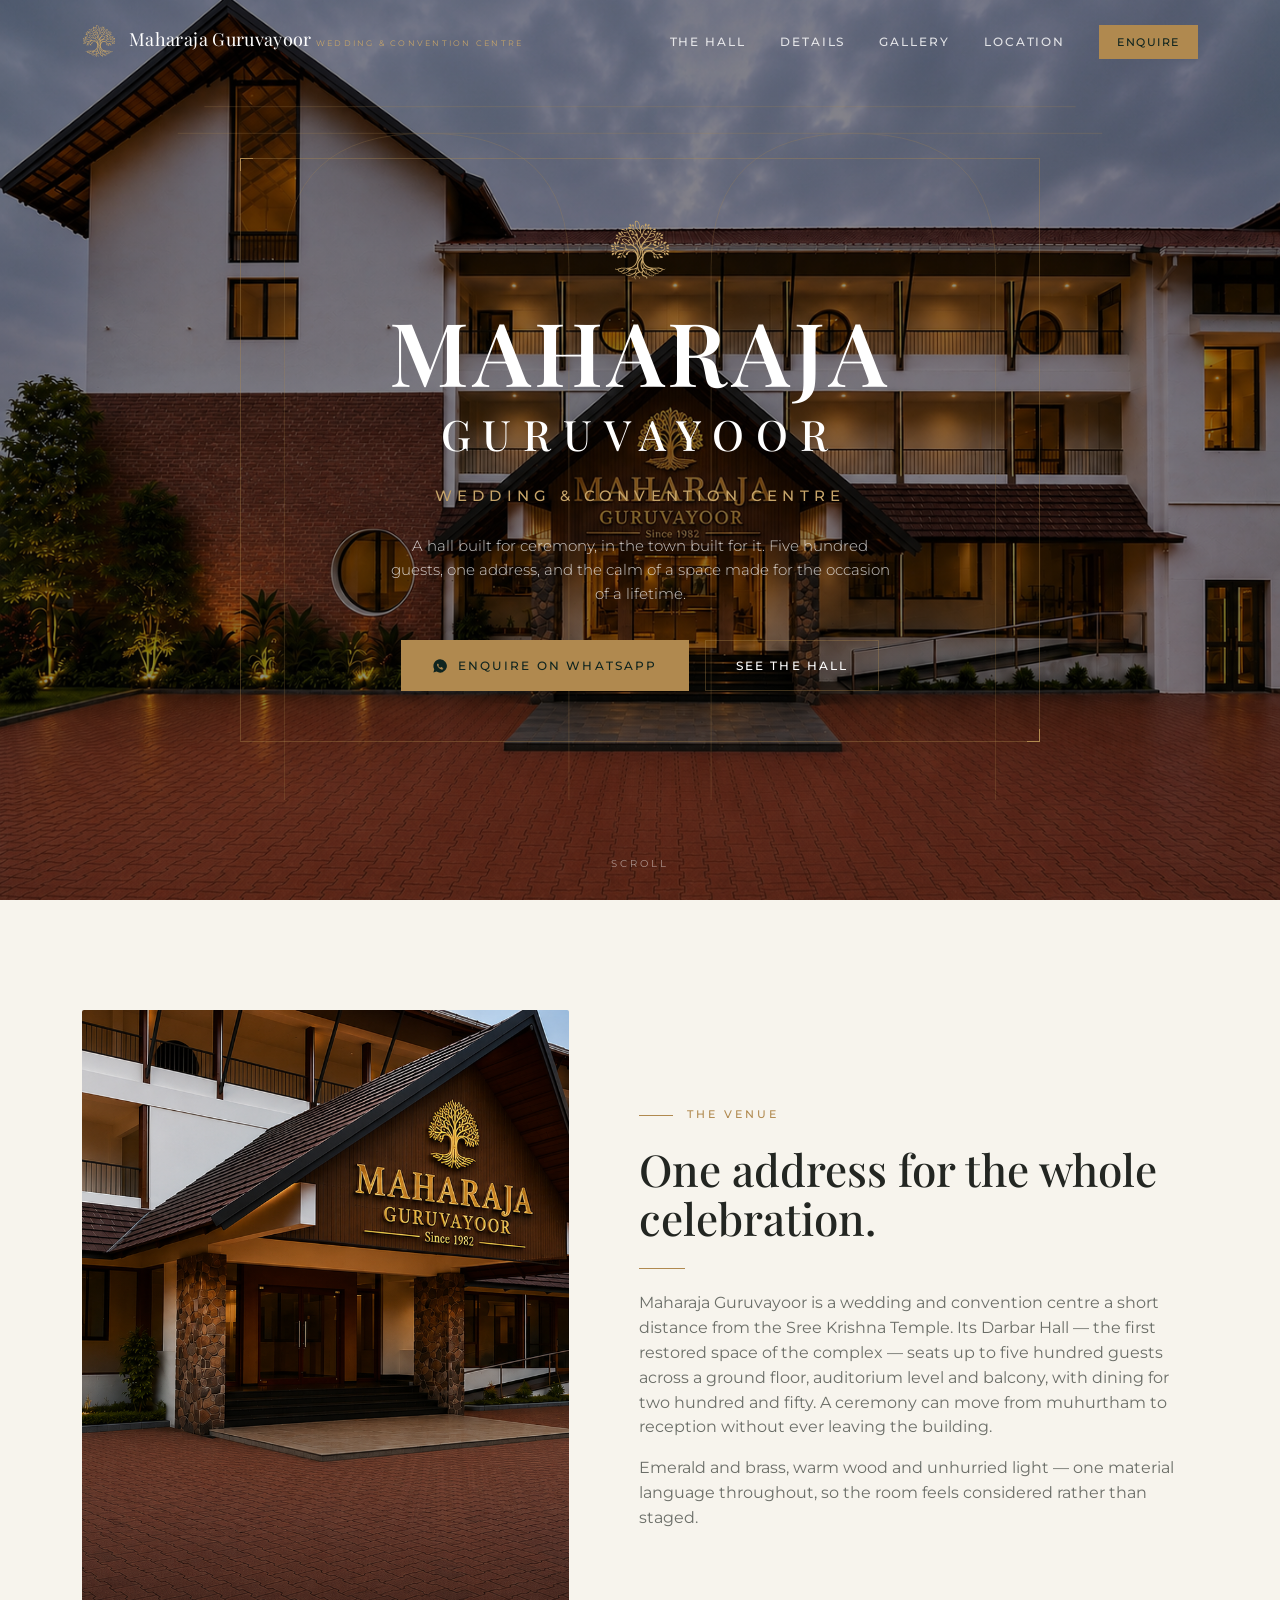
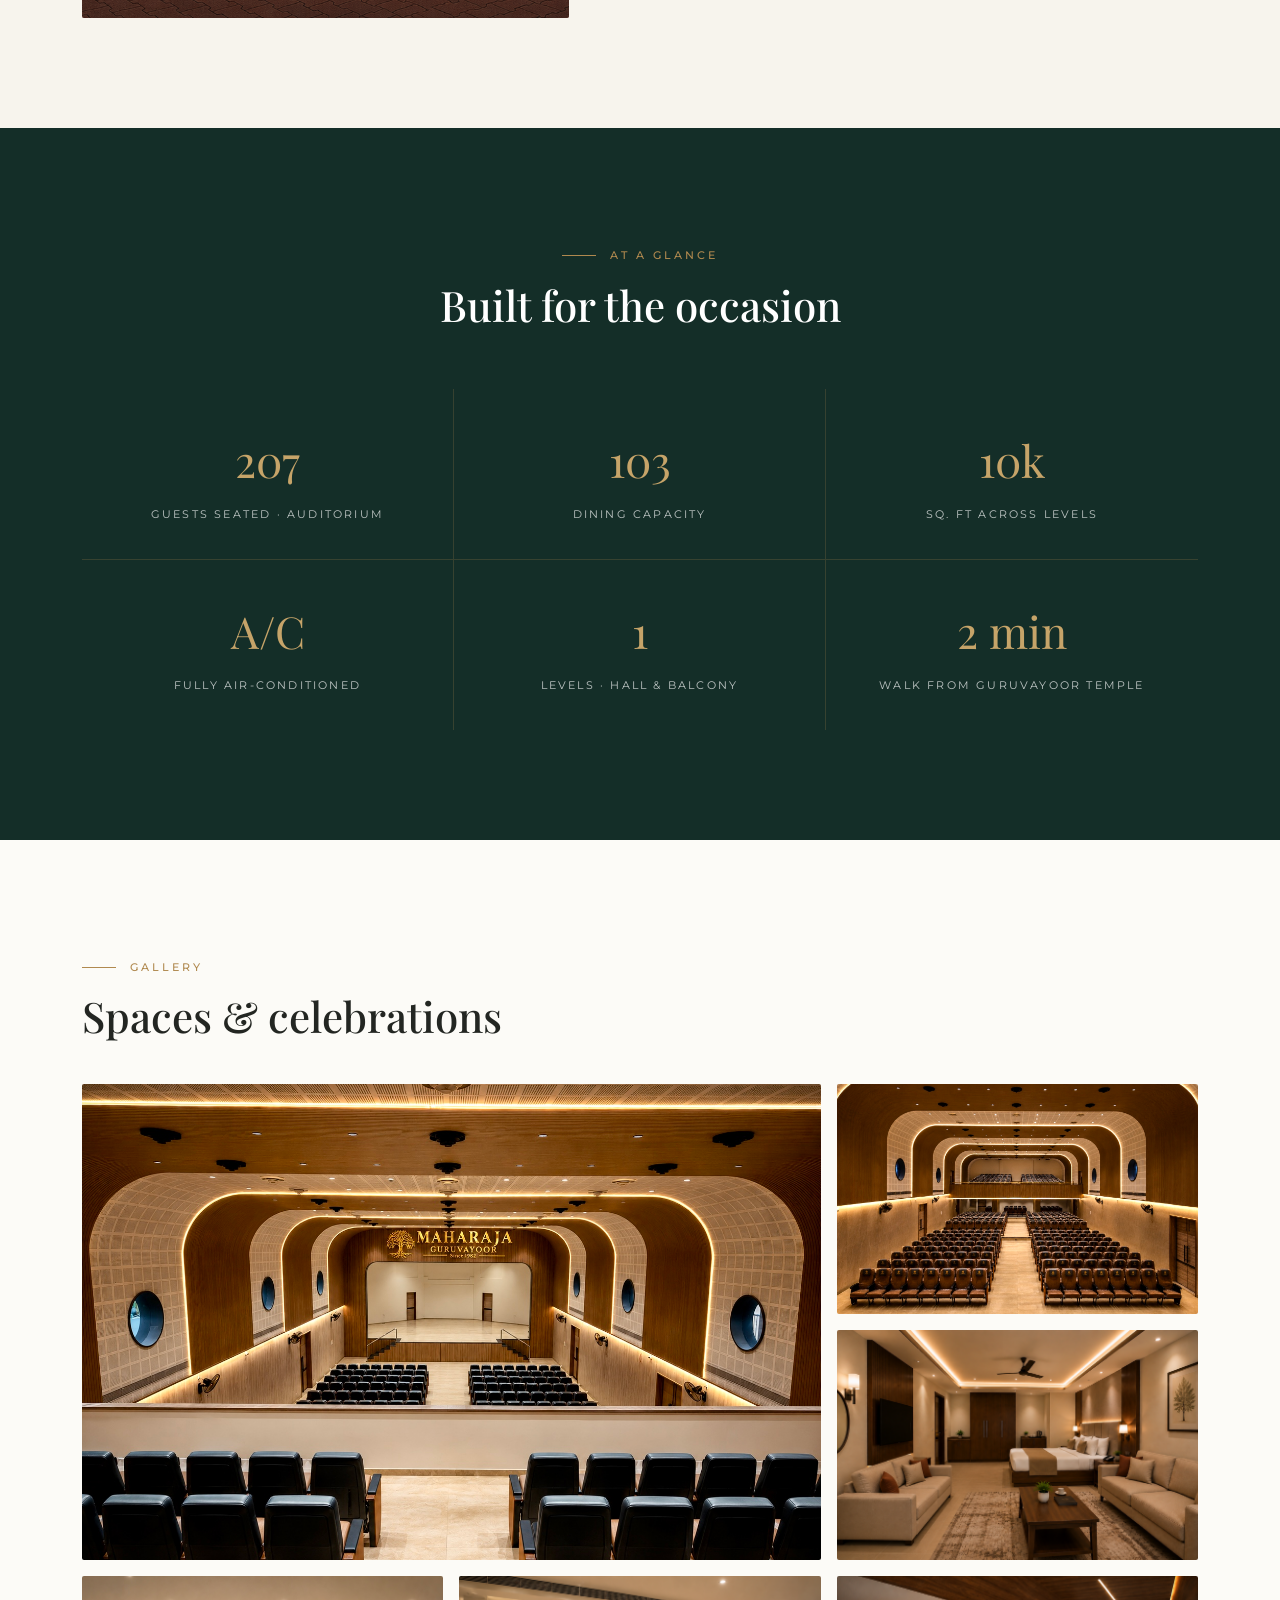
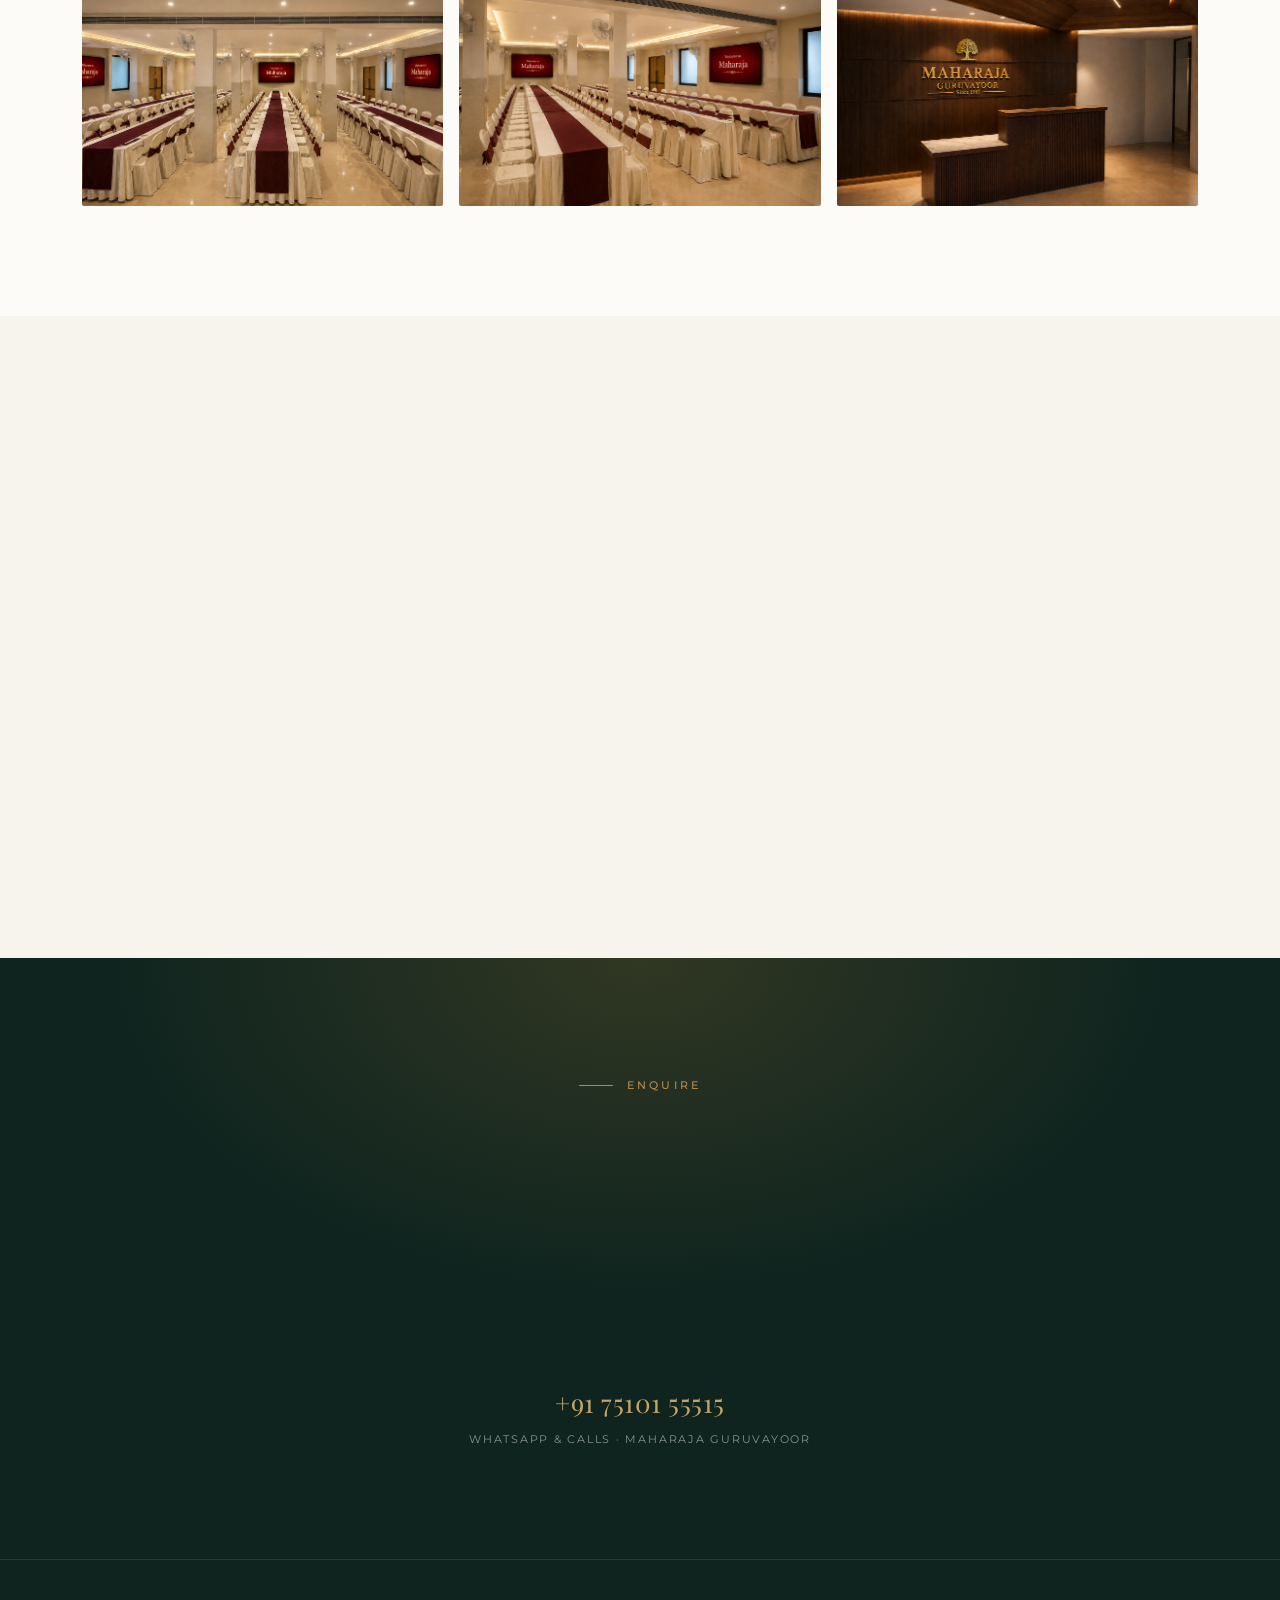
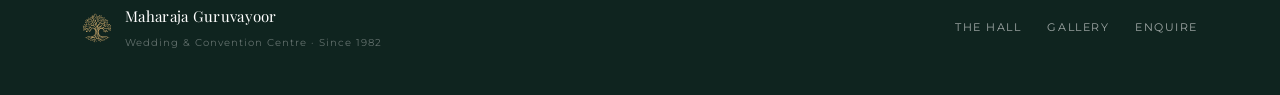
<file: index.html>
<!DOCTYPE html>
<html lang="en">
    <head>
        <meta charset="UTF-8">
        <meta name="viewport" content="width=device-width, initial-scale=1.0">
        <title>Maharaja Guruvayoor — Wedding & Convention Centre</title>
        <link rel="preconnect" href="https://fonts.googleapis.com">
        <link rel="preconnect" href="https://fonts.gstatic.com" crossorigin>
        <link
            href="https://fonts.googleapis.com/css2?family=Playfair+Display:wght@400;500;600;700&family=Libre+Baskerville:ital@0;1&family=Montserrat:wght@300;400;500;600&display=swap"
            rel="stylesheet">
        <link rel="stylesheet" href="style.css">
    </head>
    <body id="top">
        <header id="hdr">
            <div class="wrap nav">
                <a href="#top" class="brandmark"
                    aria-label="Maharaja Guruvayoor home">
                    <svg class="emb-nav" viewBox="298 88 248 250"
                        xmlns="http://www.w3.org/2000/svg"
                        aria-hidden="true"><path fill-rule="nonzero"
                            fill="currentColor" fill-opacity="1"
                            d="M 533.335938 214.4375 C 533.335938 214.4375 530.300781 213.65625 526.917969 216 C 526.917969 216 522.839844 218.167969 521.105469 217.386719 C 521.105469 217.386719 518.847656 216.304688 516.246094 216.042969 C 516.246094 216.042969 521.539062 212.226562 523.011719 208.0625 C 523.011719 208.0625 522.839844 205.808594 526.136719 205.113281 C 526.136719 205.113281 526.917969 205.027344 527.613281 205.113281 C 527.613281 205.113281 528.132812 207.886719 532.554688 208.667969 C 532.554688 208.667969 536.375 209.277344 540.015625 205.632812 C 540.015625 205.632812 536.632812 202.25 534.289062 202.335938 C 534.289062 202.335938 531.292969 201.894531 528.046875 203.726562 C 528.046875 203.726562 524.660156 203.984375 523.621094 204.679688 C 523.621094 204.679688 521.539062 204.585938 522.40625 202.289062 C 522.40625 202.289062 523.621094 199.5625 525.875 199.128906 C 525.875 199.128906 530.996094 199.734375 533.164062 199.128906 C 533.164062 199.128906 535.941406 199.039062 538.109375 196.785156 C 538.109375 196.785156 539.234375 193.660156 540.625 192.882812 C 540.625 192.882812 537.066406 190.972656 533.769531 191.753906 C 533.769531 191.753906 530.03125 191.414062 526.222656 197.738281 C 526.222656 197.738281 524.488281 198.953125 522.925781 199.648438 C 522.925781 199.648438 522.058594 197.914062 521.367188 195.398438 C 521.367188 195.398438 519.195312 191.464844 512.777344 191.566406 C 512.777344 191.566406 515.378906 189.585938 517.375 189.0625 C 517.375 189.0625 521.277344 188.890625 524.402344 187.414062 C 524.402344 187.414062 528.304688 184.292969 529.691406 181.34375 C 529.691406 181.34375 523.445312 178.132812 519.109375 181.34375 C 519.109375 181.34375 516.421875 183.511719 516.765625 187.15625 C 516.765625 187.15625 515.378906 188.195312 512.949219 189.496094 C 512.949219 189.496094 507.050781 192.101562 504.273438 193.3125 C 504.273438 193.3125 506.53125 189.410156 508.179688 186.808594 C 508.179688 186.808594 511.300781 183.683594 512.257812 182.125 C 512.257812 182.125 515.640625 177.09375 509.742188 175.269531 C 509.742188 175.269531 506.183594 175.878906 506.269531 180.128906 C 506.269531 180.128906 505.957031 182.796875 506.792969 185.246094 C 506.792969 185.246094 504.449219 191.492188 500.976562 194.355469 C 500.976562 194.355469 496.726562 196.957031 493.085938 198.953125 C 493.085938 198.953125 496.726562 193.140625 497.769531 190.363281 C 497.769531 190.363281 503.0625 185.246094 497.769531 180.214844 C 497.769531 180.214844 493.429688 183.773438 493.34375 186.199219 C 493.34375 186.199219 493.605469 188.457031 495.167969 189.496094 C 495.167969 189.496094 496.292969 191.578125 492.824219 196.265625 C 492.824219 196.265625 491.609375 200.082031 483.457031 202.859375 C 483.457031 202.859375 475.996094 205.546875 459.078125 202.597656 C 459.078125 202.597656 454.828125 201.382812 451.011719 201.644531 C 451.011719 201.644531 465.671875 192.707031 469.574219 183.078125 C 469.574219 183.078125 466.800781 181.949219 464.457031 181.949219 C 464.457031 181.949219 460.769531 196.699219 435.222656 203.898438 C 435.222656 203.898438 432.316406 203.8125 431.015625 206.066406 C 431.015625 206.066406 430.753906 200.429688 431.1875 198.519531 C 431.1875 198.519531 436.738281 179.175781 457.039062 179.519531 C 457.039062 179.519531 480.636719 176.050781 487.140625 170.847656 C 487.140625 170.847656 492.519531 169.023438 493.648438 169.371094 C 493.648438 169.371094 496.683594 173.796875 498.332031 174.230469 C 498.332031 174.230469 500.5 175.53125 504.058594 174.144531 C 504.058594 174.144531 504.316406 169.457031 501.542969 168.242188 C 501.542969 168.242188 497.378906 166.507812 493.648438 167.722656 C 493.648438 167.722656 489.570312 167.636719 486.015625 168.851562 C 486.015625 168.851562 498.351562 160.234375 505.46875 157.460938 C 505.46875 157.460938 509.003906 158.265625 511.433594 156.878906 C 511.433594 156.878906 514.988281 153.84375 515.683594 150.375 C 515.683594 150.375 512.125 149.417969 509.351562 150.375 C 509.351562 150.375 504.664062 151.761719 504.753906 156.183594 C 504.753906 156.183594 497.203125 159.222656 495.035156 160.523438 C 495.035156 160.523438 497.464844 155.664062 498.074219 153.234375 C 498.074219 153.234375 498.417969 151.675781 500.847656 151.152344 C 500.847656 151.152344 505.707031 149.503906 506.054688 146.207031 C 506.054688 146.207031 506.402344 145.167969 505.621094 143.867188 C 505.621094 143.867188 502.84375 143.085938 501.023438 143.867188 C 501.023438 143.867188 498.246094 146.730469 497.8125 148.984375 C 497.8125 148.984375 497.203125 152.109375 496.25 154.363281 C 496.25 154.363281 494.167969 160.175781 492.085938 161.738281 C 492.085938 161.738281 487.140625 166.25 483.585938 169.71875 C 483.585938 169.71875 482.195312 170.066406 480.984375 170.152344 C 480.984375 170.152344 485.839844 164.6875 486.535156 162.171875 C 486.535156 162.171875 490.066406 151.808594 488.523438 149.109375 C 488.523438 149.109375 489.136719 148.878906 490.21875 149.960938 C 490.21875 149.960938 491.21875 151.730469 493.148438 151.191406 C 493.148438 151.191406 495.691406 148.648438 496.078125 144.023438 C 496.078125 144.023438 495.613281 142.25 494.613281 141.015625 C 494.613281 141.015625 489.601562 142.171875 489.0625 145.640625 C 489.0625 145.640625 485.4375 151.191406 484.898438 155.664062 C 484.898438 155.664062 484.898438 162.140625 479.734375 167.152344 C 479.734375 167.152344 476.339844 172.007812 468.398438 174.320312 C 468.398438 174.320312 459.378906 176.632812 450.589844 177.558594 C 450.589844 177.558594 445.347656 178.332031 441.183594 179.101562 C 441.183594 179.101562 450.28125 170.390625 452.671875 167.152344 C 452.671875 167.152344 454.445312 164.761719 458.144531 164.683594 C 458.144531 164.683594 469.789062 163.449219 476.109375 159.597656 C 476.109375 159.597656 478.960938 158.132812 480.890625 155.203125 C 480.890625 155.203125 483.433594 152.65625 481.816406 148.878906 C 481.816406 148.878906 479.734375 144.484375 473.71875 144.332031 C 473.71875 144.332031 468.785156 144.175781 466.242188 146.488281 C 466.242188 146.488281 464.855469 147.339844 464.855469 146.183594 C 464.855469 146.183594 467.320312 142.636719 468.246094 139.78125 C 468.246094 139.78125 468.398438 138.085938 470.328125 136.929688 C 470.328125 136.929688 472.949219 134.308594 475.648438 132.457031 C 475.648438 132.457031 476.1875 131.996094 477.1875 132.148438 C 477.1875 132.148438 481.890625 132.84375 484.128906 131.535156 C 484.128906 131.535156 485.667969 130.53125 487.367188 128.527344 C 487.367188 128.527344 485.359375 125.671875 481.507812 126.136719 C 481.507812 126.136719 476.496094 126.90625 474.414062 131.457031 C 474.414062 131.457031 470.40625 134.386719 468.324219 136.699219 C 468.324219 136.699219 467.9375 130.53125 468.089844 129.835938 C 468.089844 129.835938 466.550781 132.382812 466.394531 133.921875 C 466.394531 133.921875 466.859375 135.464844 466.085938 138.472656 C 466.085938 138.472656 455.21875 159.132812 448.203125 166.457031 C 448.203125 166.457031 446.96875 168.308594 445.269531 169.3125 C 445.269531 169.3125 438.253906 162.371094 431.703125 154.585938 C 431.703125 154.585938 436.789062 146.257812 438.871094 137.546875 C 438.871094 137.546875 446.273438 129.757812 452.902344 120.429688 C 452.902344 120.429688 452.59375 119.816406 454.675781 117.964844 C 454.675781 117.964844 459.535156 116.882812 460.304688 113.878906 C 460.304688 113.878906 461.152344 111.71875 460.535156 109.019531 C 460.535156 109.019531 455.988281 108.789062 453.90625 111.410156 C 453.90625 111.410156 451.515625 113.339844 452.054688 117.65625 L 451.980469 120.121094 C 451.980469 120.121094 449.742188 122.746094 445.269531 126.675781 C 445.269531 126.675781 444.5 118.425781 444.730469 116.960938 C 444.730469 116.960938 448.046875 115.265625 448.816406 112.722656 C 448.816406 112.722656 449.511719 110.332031 447.96875 107.941406 C 447.96875 107.941406 446.351562 106.246094 445.734375 105.472656 C 445.734375 105.472656 441.109375 109.097656 441.183594 112.796875 C 441.183594 112.796875 441.46875 116.484375 443.113281 118.195312 C 443.113281 118.195312 444.269531 124.902344 443.808594 127.214844 C 443.808594 127.214844 442.574219 130.300781 439.414062 134.308594 C 439.414062 134.308594 440.875 124.824219 439.335938 119.429688 C 439.335938 119.429688 436.636719 113.105469 432.703125 112.953125 C 432.703125 112.953125 427.152344 113.570312 426.152344 118.503906 C 426.152344 118.503906 423.761719 124.75 423.296875 130.839844 C 423.296875 130.839844 421.835938 122.050781 421.449219 115.960938 C 421.449219 115.960938 421.0625 108.25 415.820312 100.464844 C 415.820312 100.464844 412.660156 95.839844 408.652344 94.910156 C 408.652344 94.910156 403.714844 93.988281 402.25 97.300781 C 402.25 97.300781 400.246094 102.234375 401.328125 109.945312 C 401.328125 109.945312 402.945312 119.660156 406.183594 125.828125 C 406.183594 125.828125 412.429688 134.464844 418.980469 139.242188 C 418.980469 139.242188 422.527344 141.710938 423.453125 144.871094 C 423.453125 144.871094 426.460938 152.273438 427.695312 153.8125 C 427.695312 153.8125 424.148438 160.367188 417.75 167.535156 C 417.75 167.535156 416.824219 168.539062 416.128906 167.535156 C 416.128906 167.535156 412.890625 160.984375 412.582031 155.125 C 412.582031 155.125 412.351562 149.035156 412.738281 147.183594 C 412.738281 147.183594 409.808594 146.953125 409.113281 147.644531 C 409.113281 147.644531 407.585938 135.511719 397.476562 128.792969 C 397.476562 128.792969 396.160156 126.371094 396.160156 119.308594 C 396.160156 119.308594 398.308594 115.429688 396.992188 112.589844 C 396.992188 112.589844 395.261719 109.472656 392.769531 109.128906 C 392.769531 109.128906 391.800781 108.710938 391.316406 109.957031 C 391.316406 109.957031 389.859375 112.035156 390.550781 115.152344 C 390.550781 115.152344 391.660156 118.269531 394.636719 120.347656 C 394.636719 120.347656 394.152344 125.125 395.398438 128.308594 C 395.398438 128.308594 393.113281 128.03125 391.589844 126.785156 C 391.589844 126.785156 388.058594 121.175781 387.296875 118.199219 C 387.296875 118.199219 388.335938 114.527344 386.949219 112.105469 C 386.949219 112.105469 384.667969 108.953125 380.789062 106.773438 C 380.789062 106.773438 378.433594 112.417969 379.679688 114.980469 C 379.679688 114.980469 381.34375 118.71875 385.707031 118.925781 C 385.707031 118.925781 386.605469 118.996094 386.949219 119.964844 C 386.949219 119.964844 387.921875 124.050781 390.066406 126.542969 C 390.066406 126.542969 388.058594 126.40625 386.605469 125.851562 C 386.605469 125.851562 385.21875 122.320312 382.382812 120.867188 C 382.382812 120.867188 377.8125 118.71875 374.695312 121.558594 C 374.695312 121.558594 373.378906 125.367188 377.742188 127.511719 C 377.742188 127.511719 380.164062 128.96875 382.796875 128.621094 C 382.796875 128.621094 385.011719 128.066406 386.328125 126.820312 C 386.328125 126.820312 388.890625 128.277344 391.519531 129.035156 C 391.519531 129.035156 400.941406 131.320312 404.46875 142.332031 C 404.46875 142.332031 405.855469 147.25 404.75 150.503906 C 404.75 150.503906 398.515625 147.804688 397.339844 147.804688 C 397.339844 147.804688 397.0625 142.195312 395.605469 139.214844 C 395.605469 139.214844 393.460938 135.753906 391.453125 134.851562 C 391.453125 134.851562 388.40625 134.992188 388.128906 137.832031 C 388.128906 137.832031 389.097656 141.5 392.90625 144.203125 C 392.90625 144.203125 394.84375 146.28125 396.507812 147.386719 C 396.507812 147.386719 395.953125 147.804688 395.261719 147.59375 C 395.261719 147.59375 391.175781 145.726562 388.335938 146.625 C 388.335938 146.625 385.152344 148.566406 385.636719 149.742188 C 385.636719 149.742188 386.605469 152.789062 390.34375 152.375 C 390.34375 152.375 393.597656 151.75 395.539062 150.574219 C 395.539062 150.574219 397.894531 149.464844 400.800781 150.433594 C 400.800781 150.433594 403.015625 151.265625 403.640625 152.582031 C 403.640625 152.582031 404.195312 153.621094 403.363281 154.3125 C 403.363281 154.3125 398.585938 153.828125 397.0625 157.566406 C 397.0625 157.566406 396.921875 158.8125 398.167969 158.535156 C 398.167969 158.535156 399.070312 157.707031 400.59375 156.804688 C 400.59375 156.804688 402.324219 155.144531 403.570312 155.210938 C 403.570312 155.210938 405.648438 156.667969 405.855469 157.773438 C 405.855469 157.773438 407.585938 157.636719 408.488281 157.566406 C 408.488281 157.566406 413.402344 169.339844 413.890625 171.761719 C 413.890625 171.761719 411.050781 175.710938 410.148438 177.789062 C 410.148438 177.789062 405.832031 167.082031 401.347656 163.464844 C 401.347656 163.464844 399.941406 162.378906 399.066406 159.136719 C 399.066406 159.136719 395.449219 158.820312 392.929688 160.078125 L 391.828125 160.710938 C 391.828125 160.710938 390.410156 161.734375 391.671875 162.753906 C 391.671875 162.753906 395.132812 165.273438 398.910156 167.320312 C 398.910156 167.320312 400.246094 167.871094 401.269531 168.8125 C 401.269531 168.8125 405.753906 173.535156 406.933594 178.253906 C 406.933594 178.253906 408.035156 180.535156 407.5625 182.820312 C 407.5625 182.820312 408.035156 184.15625 406.777344 184.3125 C 406.777344 184.3125 404.101562 183.761719 402.605469 183.527344 C 402.605469 183.527344 399.933594 182.347656 400.484375 184.550781 C 400.484375 184.550781 400.324219 187.226562 403.707031 187.695312 C 403.707031 187.695312 405.832031 188.484375 406.621094 187.855469 C 406.621094 187.855469 406.777344 187.777344 407.171875 186.988281 L 408.113281 187.066406 C 408.113281 187.066406 408.191406 189.664062 410.082031 193.125 C 410.082031 193.125 414.804688 200.523438 417.164062 204.613281 C 417.164062 204.613281 423.300781 212.640625 421.332031 226.878906 C 421.332031 226.878906 420.546875 236.636719 414.332031 245.214844 C 414.332031 245.214844 419.128906 232.625 416.140625 222.316406 C 416.140625 222.316406 414.644531 207.050781 398.59375 195.800781 C 398.59375 195.800781 398.988281 184.078125 392.457031 174.085938 C 392.457031 174.085938 387.65625 165.980469 384.746094 159.765625 C 384.746094 159.765625 380.96875 150.480469 376.171875 143.164062 C 376.171875 143.164062 373.335938 138.679688 371.136719 137.183594 C 371.136719 137.183594 370.976562 134.824219 370.035156 133.015625 C 370.035156 133.015625 370.820312 126.640625 369.953125 124.359375 C 369.953125 124.359375 369.796875 122.785156 367.988281 123.257812 C 367.988281 123.257812 366.492188 124.515625 366.414062 126.324219 C 366.414062 126.324219 365.546875 128.921875 366.335938 131.125 C 366.335938 131.125 367.710938 133.164062 369.246094 134.117188 C 369.246094 134.117188 369.796875 135.136719 369.796875 136.398438 C 369.796875 136.398438 364.445312 134.117188 363.265625 133.171875 C 363.265625 133.171875 359.804688 129.628906 356.105469 128.84375 C 356.105469 128.84375 350.835938 127.269531 346.429688 130.890625 C 346.429688 130.890625 345.011719 132.070312 346.429688 132.542969 C 346.429688 132.542969 355.242188 133.722656 360.511719 134.507812 C 360.511719 134.507812 365.546875 136.003906 369.167969 138.679688 C 369.167969 138.679688 372.234375 141.117188 373.101562 143.714844 C 373.101562 143.714844 368.695312 141.589844 365.390625 140.804688 C 365.390625 140.804688 360.039062 139.464844 356.65625 141.824219 C 356.65625 141.824219 355.003906 143.320312 356.734375 145.050781 C 356.734375 145.050781 359.332031 142.535156 367.121094 143.636719 C 367.121094 143.636719 370.898438 143.476562 373.417969 145.601562 C 373.417969 145.601562 379.632812 153.472656 381.519531 161.96875 C 381.519531 161.96875 372.316406 157.796875 366.335938 156.222656 C 366.335938 156.222656 359.410156 153.078125 352.722656 147.492188 C 352.722656 147.492188 353.351562 145.445312 352.328125 142.457031 C 352.328125 142.457031 350.125 137.65625 346.351562 137.339844 C 346.351562 137.339844 343.359375 138.757812 348.082031 144.972656 C 348.082031 144.972656 359.332031 154.574219 361.300781 156.695312 C 361.300781 156.695312 352.644531 156.066406 344.304688 159.84375 C 344.304688 159.84375 341.550781 160.550781 338.007812 159.371094 C 338.007812 159.371094 335.253906 158.347656 334.390625 156.933594 C 334.390625 156.933594 333.839844 154.492188 332.109375 152.683594 C 332.109375 152.683594 331.558594 151.738281 329.589844 151.191406 C 329.589844 151.191406 327.230469 151.191406 324.476562 150.246094 C 324.476562 150.246094 324.320312 154.179688 327.152344 156.777344 C 327.152344 156.777344 328.175781 158.269531 330.851562 158.976562 C 330.851562 158.976562 332.894531 158.585938 335.175781 159.53125 C 335.175781 159.53125 338.796875 161.652344 342.496094 161.734375 C 342.496094 161.734375 341.394531 163.226562 337.617188 164.09375 C 337.617188 164.09375 335.335938 164.566406 334.234375 164.09375 C 334.234375 164.09375 332.660156 160.867188 326.601562 163.148438 C 326.601562 163.148438 323.0625 164.957031 323.375 168.578125 C 323.375 168.578125 326.601562 170.152344 329.511719 168.972656 C 329.511719 168.972656 332.421875 167.871094 334.234375 165.667969 C 334.234375 165.667969 336.4375 165.980469 338.640625 165.273438 C 338.640625 165.273438 342.179688 163.777344 344.460938 162.125 C 344.460938 162.125 353.902344 158.585938 361.929688 158.507812 C 361.929688 158.507812 373.214844 159.5 381.914062 165.195312 C 381.914062 165.195312 393.007812 176.605469 395.605469 194.542969 C 395.605469 194.542969 390.175781 191.003906 386.871094 189.035156 C 386.871094 189.035156 381.835938 183.292969 377.035156 178.964844 C 377.035156 178.964844 377.113281 177.625 379.316406 176.050781 C 379.316406 176.050781 379.949219 175.972656 380.8125 174.949219 C 380.8125 174.949219 381.207031 170.78125 377.980469 169.601562 C 377.980469 169.601562 373.964844 170.78125 374.832031 174.242188 C 374.832031 174.242188 375.777344 176.761719 375.933594 178.175781 C 375.933594 178.175781 371.136719 172.75 368.378906 170.78125 C 368.378906 170.78125 362.007812 166.21875 356.183594 167.160156 C 356.183594 167.160156 351.9375 167.632812 349.890625 169.835938 C 349.890625 169.835938 347.84375 172.433594 350.046875 175.1875 C 350.046875 175.1875 352.25 179.355469 358.703125 184 C 358.703125 184 365.3125 188.71875 371.449219 190.53125 C 371.449219 190.53125 377.585938 192.734375 380.496094 192.890625 C 380.496094 192.890625 378.375 194.304688 374.910156 194.226562 C 374.910156 194.226562 374.125 194.386719 372.628906 194.226562 C 372.628906 194.226562 370.503906 194.226562 372.15625 195.488281 C 372.15625 195.488281 375.460938 196.429688 378.375 195.40625 C 378.375 195.40625 379.632812 194.777344 381.835938 194.070312 C 381.835938 194.070312 384.589844 192.8125 387.894531 194.542969 C 387.894531 194.542969 404.417969 202.253906 408.980469 215.863281 C 408.980469 215.863281 411.65625 221.058594 411.578125 228.613281 C 411.578125 228.613281 407.011719 206.03125 376.878906 207.917969 L 371.84375 207.917969 C 371.84375 207.917969 368.773438 206.972656 365.863281 205.007812 C 365.863281 205.007812 367.515625 195.644531 362.164062 192.734375 C 362.164062 192.734375 359.960938 191.472656 358.152344 191.238281 C 358.152344 191.238281 356.734375 190.371094 357.835938 192.652344 C 357.835938 192.652344 362.164062 194.226562 362.875 199.261719 C 362.875 199.261719 363.421875 202.566406 363.421875 204.535156 C 363.421875 204.535156 363.109375 204.847656 362.480469 204.613281 C 362.480469 204.613281 351.386719 202.648438 344.460938 201.308594 C 344.460938 201.308594 333.445312 199.261719 332.03125 187.382812 C 332.03125 187.382812 333.996094 187.226562 335.097656 186.046875 C 335.097656 186.046875 337.617188 183.605469 337.066406 178.492188 C 337.066406 178.492188 335.726562 176.523438 332.972656 177.3125 C 332.972656 177.3125 329.75 178.175781 329.75 180.851562 C 329.75 180.851562 329.433594 186.988281 331.714844 193.046875 C 331.714844 193.046875 333.917969 197.140625 335.492188 198.320312 C 335.492188 198.320312 327.859375 193.835938 325.265625 191.082031 C 325.265625 191.082031 327.9375 182.347656 318.183594 180.222656 C 318.183594 180.222656 316.058594 184.785156 318.339844 188.328125 C 318.339844 188.328125 322.746094 191.867188 332.816406 197.691406 C 332.816406 197.691406 328.332031 198.554688 326.363281 197.691406 C 326.363281 197.691406 322.351562 194.304688 319.285156 193.285156 C 319.285156 193.285156 319.363281 207.050781 324.398438 211.144531 C 324.398438 211.144531 328.488281 214.839844 335.808594 216.257812 C 335.808594 216.257812 334.546875 217.046875 330.457031 217.832031 C 330.457031 217.832031 325.265625 218.933594 322.351562 217.910156 C 322.351562 217.910156 319.835938 216.335938 318.890625 215.785156 C 318.890625 215.785156 311.179688 211.300781 306.539062 219.71875 C 306.539062 219.71875 311.925781 224.191406 317.632812 217.125 C 317.632812 217.125 320.492188 219.371094 323.152344 219.976562 C 324.777344 220.347656 329.035156 220.203125 329.035156 220.203125 C 326.472656 221.183594 319.292969 223.929688 319.292969 223.929688 C 318.257812 224.796875 316.871094 224.625 316.871094 224.625 C 314.796875 223.585938 313.242188 224.449219 313.242188 224.449219 C 310.648438 224.449219 308.742188 227.738281 308.742188 227.738281 C 307.878906 228.945312 308.742188 234.828125 308.742188 234.828125 C 310.472656 233.960938 316.179688 230.847656 316.179688 230.847656 C 317.390625 229.636719 318.949219 225.660156 318.949219 225.660156 C 320.15625 224.277344 323.964844 223.585938 323.964844 223.585938 L 321.367188 226.179688 C 320.15625 228.945312 321.367188 233.6875 321.367188 233.6875 L 323.097656 232.578125 C 324.136719 231.886719 326.210938 228.425781 326.210938 228.425781 C 326.730469 224.625 329.496094 221.855469 329.496094 221.855469 C 330.882812 219.953125 335.378906 219.089844 335.378906 219.089844 C 337.453125 217.359375 344.199219 217.703125 344.199219 217.703125 C 347.484375 217.53125 353.363281 215.804688 353.363281 215.804688 C 355.785156 215.457031 358.726562 215.109375 358.726562 215.109375 L 352.125 225.488281 C 351.230469 226.351562 349.730469 226.007812 349.730469 226.007812 C 347.339844 226.527344 344.542969 224.796875 344.542969 224.796875 C 342.640625 224.625 339.527344 225.832031 339.527344 225.832031 C 337.28125 226.871094 334.683594 230.15625 334.683594 230.15625 C 333.648438 233.097656 336.414062 233.6875 336.414062 233.6875 C 338.664062 234.105469 342.46875 232.578125 342.46875 232.578125 C 344.199219 231.195312 346.792969 228.773438 346.792969 228.773438 C 347.65625 227.390625 349.042969 228.082031 349.042969 228.082031 C 350.078125 227.5625 352.125 227.21875 352.125 227.21875 L 352.125 230.308594 C 351.796875 230.640625 351.308594 231.144531 350.597656 231.886719 C 346.964844 235.691406 347.832031 234.652344 345.753906 236.902344 C 343.679688 239.152344 343.851562 246.066406 343.851562 246.066406 C 343.851562 246.066406 345.753906 245.722656 346.964844 243.648438 C 348.175781 241.570312 347.65625 237.421875 347.65625 237.421875 C 348.175781 235.691406 352.84375 232.234375 352.84375 232.234375 L 354.921875 236.382812 C 355.03125 240.53125 358.898438 243.648438 358.898438 243.648438 C 361.839844 244.339844 366.679688 243.472656 366.679688 243.472656 L 363.394531 237.941406 C 361.839844 235.863281 356.652344 234.652344 356.652344 234.652344 C 354.230469 233.960938 354.230469 228.082031 354.230469 228.082031 C 355.09375 221.855469 362.359375 215.976562 362.359375 215.976562 C 365.988281 211.824219 374.292969 211.652344 383.804688 211.304688 C 393.316406 210.960938 403 220.125 403 220.125 L 394.007812 215.804688 C 386.570312 213.207031 378.269531 215.804688 378.269531 215.804688 C 376.007812 216.492188 373.785156 218.304688 372.464844 219.921875 C 370.644531 221.957031 367.371094 225.316406 367.371094 225.316406 C 363.394531 229.464844 364.605469 235.347656 364.605469 235.347656 C 370.140625 233.617188 372.5625 231.539062 372.5625 231.539062 C 373.839844 228.335938 373.082031 225.832031 373.082031 225.832031 C 375.785156 220.851562 381.554688 218.742188 381.554688 218.742188 C 386.386719 216.910156 393.660156 218.742188 393.660156 218.742188 C 410.6875 224.789062 409.574219 245.03125 409.574219 245.03125 C 409.574219 273.914062 386.570312 281.695312 386.570312 281.695312 C 376.980469 286.070312 363.742188 284.96875 363.742188 284.96875 C 349.683594 283.714844 343.507812 285.5 343.507812 285.5 C 336.589844 287.402344 333.300781 289.003906 333.300781 289.003906 C 330.882812 290.089844 328.976562 290.34375 328.976562 290.34375 C 325.175781 291.035156 321.367188 287.574219 321.367188 287.574219 C 321.367188 287.574219 321.945312 291.765625 324.769531 292.277344 C 324.769531 292.277344 330.03125 293.5625 333.367188 292.277344 C 333.367188 292.277344 331.570312 296.640625 335.160156 298.566406 C 335.160156 298.566406 342.605469 301.261719 349.917969 300.363281 C 349.917969 300.363281 354.519531 298.179688 359.019531 294.332031 C 359.019531 294.332031 360.054688 291.765625 363.902344 291.125 C 363.902344 291.125 359.027344 288.941406 354.152344 292.277344 C 354.152344 292.277344 347.351562 297.667969 343.117188 297.667969 C 343.117188 297.667969 338.496094 297.28125 336.445312 295.742188 C 336.445312 295.742188 332.46875 292.664062 338.113281 290.738281 C 338.113281 290.738281 346.34375 286.660156 356.84375 287.917969 C 356.84375 287.917969 367.644531 288.621094 375.191406 288.558594 C 375.191406 288.558594 368.777344 291.507812 365.183594 294.84375 C 365.183594 294.84375 361.847656 297.667969 366.085938 296.898438 C 366.085938 296.898438 370.316406 293.050781 375.449219 292.664062 C 375.449219 292.664062 378.144531 292.277344 381.351562 292.921875 C 381.351562 292.921875 377.246094 293.945312 374.167969 297.28125 C 374.167969 297.28125 369.675781 302.285156 364.03125 303.953125 C 364.03125 303.953125 357.746094 306.007812 351.199219 305.238281 C 351.199219 305.238281 347.210938 304.851562 344.785156 302.542969 C 344.785156 302.542969 344.785156 305.621094 351.96875 307.804688 C 351.96875 307.804688 359.15625 310.113281 368.648438 305.109375 C 368.648438 305.109375 381.609375 296.511719 386.355469 293.304688 C 386.355469 293.304688 402.652344 292.664062 407.785156 289.070312 C 407.785156 289.070312 403.675781 293.175781 403.675781 298.695312 C 403.675781 298.695312 400.855469 306.945312 391.617188 308.335938 C 391.617188 308.335938 387.125 306.90625 385.457031 306.394531 C 385.457031 306.394531 380.839844 304.210938 378.402344 306.777344 C 378.402344 306.777344 373.523438 309.085938 372.757812 311.398438 C 372.757812 311.398438 370.960938 313.320312 368.648438 312.679688 C 368.648438 312.679688 364.800781 311.011719 360.695312 312.167969 C 360.695312 312.167969 364.800781 312.679688 366.597656 314.089844 C 366.597656 314.089844 370.832031 318.839844 376.863281 317.683594 C 376.863281 317.683594 385.203125 317.8125 398.546875 309.984375 C 398.546875 309.984375 403.164062 308.832031 404.832031 304.980469 C 404.832031 304.980469 406.757812 300.875 407.269531 294.972656 C 407.269531 294.972656 408.167969 288.558594 411.375 286.25 C 411.375 286.25 411.761719 294.460938 417.792969 300.234375 C 417.792969 300.234375 412.097656 302.101562 406.117188 305.75 C 406.117188 305.75 401.367188 312.167969 399.058594 319.738281 L 389.5625 322.558594 C 389.5625 322.558594 386.226562 324.355469 389.949219 324.613281 C 389.949219 324.613281 397.003906 322.816406 398.929688 321.277344 C 398.929688 321.277344 399.058594 328.589844 404.320312 331.414062 C 404.320312 331.414062 405.601562 331.542969 407.140625 331.414062 C 407.140625 331.414062 401.113281 326.921875 402.523438 320.378906 C 402.523438 320.378906 404.449219 313.449219 406.628906 311.523438 C 406.628906 311.523438 407.011719 318.070312 410.347656 319.609375 C 410.347656 319.609375 414.710938 320.507812 416.125 321.148438 C 416.125 321.148438 418.6875 323.328125 417.792969 327.691406 L 423.179688 327.949219 C 423.179688 327.949219 423.179688 326.792969 421.640625 326.410156 C 421.640625 326.410156 420.230469 325.253906 419.585938 322.429688 C 419.585938 322.429688 418.945312 320.890625 416.507812 319.867188 C 416.507812 319.867188 414.457031 319.222656 412.144531 318.582031 C 412.144531 318.582031 409.195312 315.886719 407.910156 311.523438 C 407.910156 311.523438 408.808594 306.90625 415.480469 305.496094 C 415.480469 305.496094 418.5625 303.953125 420.484375 303.570312 C 420.484375 303.570312 422.410156 304.082031 423.179688 304.597656 C 423.179688 304.597656 425.417969 305.921875 428.871094 304.4375 C 428.871094 304.4375 426.714844 313.339844 433.351562 317.847656 C 433.351562 317.847656 442.480469 321.046875 445.917969 322.945312 C 445.917969 322.945312 449.710938 327.429688 449.355469 331.46875 C 449.355469 331.46875 452.082031 327.804688 451.84375 324.839844 C 451.84375 324.839844 450.183594 319.507812 443.429688 316.777344 C 443.429688 316.777344 433.707031 313.816406 432.757812 309.902344 C 432.757812 309.902344 431.335938 306.347656 433.824219 303.144531 C 433.824219 303.144531 436.078125 301.488281 436.316406 297.8125 C 436.316406 297.8125 439.992188 305.515625 443.546875 308.242188 C 443.546875 308.242188 454.335938 314.40625 460.734375 317.253906 C 460.734375 317.253906 469.984375 321.046875 474.84375 318.203125 C 474.84375 318.203125 478.875 315.832031 480.296875 314.171875 C 480.296875 314.171875 484.800781 314.527344 485.75 314.171875 C 485.75 314.171875 487.171875 312.628906 484.683594 312.511719 C 484.683594 312.511719 478.636719 312.511719 475.4375 313.105469 C 475.4375 313.105469 472.710938 314.289062 471.644531 312.511719 C 471.644531 312.511719 471.050781 309.074219 468.917969 309.074219 C 468.917969 309.074219 462.039062 306.703125 458.957031 311.800781 C 458.957031 311.800781 446.867188 307.414062 444.375 303.382812 C 444.375 303.382812 439.042969 293.898438 432.996094 289.511719 L 440.226562 286.429688 C 440.226562 286.429688 445.445312 291.765625 454.691406 292.832031 C 454.691406 292.832031 465.242188 296.746094 476.382812 305.871094 C 476.382812 305.871094 478.636719 309.785156 493.8125 307.769531 C 493.8125 307.769531 498.671875 306.109375 499.976562 304.449219 C 499.976562 304.449219 499.976562 303.144531 498.671875 303.503906 C 498.671875 303.503906 493.019531 307.691406 482.429688 305.042969 C 482.429688 305.042969 476.382812 303.144531 469.746094 297.574219 C 469.746094 297.574219 467.613281 294.136719 464.765625 294.492188 C 464.765625 294.492188 467.019531 291.648438 470.929688 293.1875 C 470.929688 293.1875 476.074219 295.398438 478.644531 296.683594 C 478.644531 296.683594 481.042969 296.300781 480.058594 294.328125 C 480.058594 294.328125 472.863281 289.320312 470.9375 289.019531 C 470.9375 289.019531 482.585938 288.890625 487.554688 287.988281 C 487.554688 287.988281 498.667969 286.960938 504.515625 289.53125 C 504.515625 289.53125 512.417969 291.886719 509.71875 295.058594 C 509.71875 295.058594 507.191406 297.15625 504.152344 297.671875 C 504.152344 297.671875 500.382812 298.3125 497.984375 297.027344 C 497.984375 297.027344 491.730469 290.601562 487.875 290.261719 C 487.875 290.261719 482.4375 289.234375 480.808594 289.875 C 480.808594 289.875 479.609375 291.417969 481.109375 292.015625 C 481.109375 292.015625 483.464844 291.929688 484.492188 292.230469 C 484.492188 292.230469 490.273438 298.226562 494.34375 299.984375 C 494.34375 299.984375 501.835938 301.824219 505.949219 299.984375 C 505.949219 299.984375 514.429688 297.371094 513.316406 291.929688 C 513.316406 291.929688 519.828125 294.199219 524.195312 289.789062 C 524.195312 289.789062 525.222656 288.074219 523.722656 288.246094 C 523.722656 288.246094 521.496094 290.347656 515.585938 289.875 C 515.585938 289.875 502.179688 283.195312 492.5 284.09375 C 492.5 284.09375 468.132812 287.347656 450.613281 277.582031 C 450.613281 277.582031 433.597656 266.503906 435.960938 244.367188 C 435.960938 244.367188 436.390625 230.613281 445.847656 223.738281 C 445.847656 223.738281 449.929688 218.367188 459.601562 218.796875 C 459.601562 218.796875 469.699219 218.152344 475.503906 227.390625 C 475.503906 227.390625 478.082031 234.054688 476.578125 239.210938 C 476.578125 239.210938 478.511719 244.367188 483.023438 246.945312 C 483.023438 246.945312 486.03125 243.078125 483.453125 237.707031 C 483.453125 237.707031 479.15625 237.492188 478.941406 233.410156 C 478.941406 233.410156 480.230469 231.261719 477.867188 229.324219 C 477.867188 229.324219 486.460938 234.054688 488.398438 236.847656 C 488.398438 236.847656 489.472656 243.9375 490.976562 245.65625 C 490.976562 245.65625 492.265625 248.878906 495.703125 249.957031 C 495.703125 249.957031 497.636719 249.527344 496.347656 242.648438 C 496.347656 242.648438 494.199219 241.144531 490.976562 237.0625 C 490.976562 237.0625 488.183594 233.410156 486.675781 232.765625 C 486.675781 232.765625 491.621094 232.980469 495.488281 232.550781 C 495.488281 232.550781 496.5625 235.773438 501.503906 234.914062 C 501.503906 234.914062 505.371094 234.914062 508.8125 232.332031 C 508.8125 232.332031 506.234375 228.894531 501.933594 228.679688 C 501.933594 228.679688 498.703125 227.636719 495.917969 230.183594 C 495.917969 230.183594 489.253906 232.121094 484.527344 230.398438 C 484.527344 230.398438 477.222656 221.589844 472.0625 219.441406 C 472.0625 219.441406 470.34375 215.785156 466.476562 215.785156 C 466.476562 215.785156 472.277344 215.144531 477.007812 212.5625 C 477.007812 212.5625 484.097656 219.65625 505.15625 219.871094 C 505.15625 219.871094 514.398438 223.09375 518.695312 225.457031 C 518.695312 225.457031 517.835938 232.121094 523.425781 235.558594 C 523.425781 235.558594 526.296875 231.042969 524.539062 228.035156 C 524.539062 228.035156 522.5625 223.953125 519.769531 223.523438 C 519.769531 223.523438 512.894531 220.515625 507.953125 219.441406 L 514.398438 216.648438 C 514.398438 216.648438 519.769531 218.152344 522.996094 221.589844 C 522.996094 221.589844 524.253906 222.074219 525.109375 222.074219 C 525.109375 222.074219 525.355469 221.117188 524.054688 220.597656 C 524.054688 220.597656 524.140625 219.296875 525.617188 218.167969 C 525.617188 218.167969 526.832031 216.605469 528.652344 217.300781 C 528.652344 217.300781 531.082031 219.035156 531.863281 220.511719 C 531.863281 220.511719 534.03125 222.421875 536.894531 221.207031 C 536.894531 221.207031 539.929688 220.078125 540.625 219.558594 C 540.625 219.558594 535.941406 214.4375 533.335938 214.4375 M 455.886719 161.808594 C 455.886719 161.808594 464.613281 148.933594 467.164062 148.703125 C 467.164062 148.703125 472.121094 146.578125 475.542969 148.398438 C 475.542969 148.398438 480.734375 150.066406 478.066406 154.734375 C 478.066406 154.734375 475.46875 157.289062 470.226562 159.402344 C 470.226562 159.402344 464.03125 161.441406 456.820312 162.753906 C 456.820312 162.753906 454.699219 163.519531 455.886719 161.808594 M 422.136719 138.523438 C 420.171875 136.953125 416.382812 133.316406 416.382812 133.316406 C 412.011719 129.820312 407.710938 122.097656 407.710938 122.097656 C 403.046875 113.28125 404.578125 101.988281 404.578125 101.988281 C 405.378906 95.867188 410.625 99.4375 410.625 99.4375 C 418.933594 104.613281 419.585938 126.835938 419.585938 126.835938 C 420.023438 129.894531 422.136719 133.609375 422.136719 133.609375 C 422.648438 135.359375 422.136719 138.523438 422.136719 138.523438 M 364.117188 183.941406 C 355.28125 178.917969 352.824219 173.449219 352.824219 173.449219 C 352.53125 171.585938 355.179688 170.398438 355.179688 170.398438 C 359.304688 169.214844 361.464844 170.398438 361.464844 170.398438 C 364.3125 171.277344 367.160156 173.449219 367.160156 173.449219 C 371.972656 177.28125 384.246094 189.847656 384.246094 189.847656 C 373.667969 189.34375 364.117188 183.941406 364.117188 183.941406 M 365.335938 209.832031 C 355.535156 212.890625 337.59375 214.03125 337.59375 214.03125 C 324.164062 211.179688 325.304688 204.230469 323.175781 201.898438 C 321.050781 199.5625 329.8125 201.117188 329.8125 201.117188 C 333.703125 199.925781 336.554688 201.378906 336.554688 201.378906 C 345.632812 204.773438 365.542969 208.585938 365.542969 208.585938 C 369.070312 209.207031 365.335938 209.832031 365.335938 209.832031 M 359.523438 291.851562 C 359.523438 291.851562 356.21875 295.535156 347.09375 298.679688 C 347.09375 298.679688 354.015625 293.488281 359.523438 291.851562 M 379.605469 314.320312 C 370.585938 316.738281 368.78125 313.457031 368.78125 313.457031 C 373.144531 313.898438 375.78125 309.8125 375.78125 309.8125 C 377.550781 308.621094 378.089844 309.449219 378.089844 309.449219 C 383.105469 310.894531 385.125 310.136719 385.125 310.136719 C 381.84375 310.316406 378.847656 307.792969 378.847656 307.792969 C 380.507812 305.84375 382.492188 307.179688 382.492188 307.179688 C 385.667969 309.125 390.320312 310.136719 390.320312 310.136719 C 387.289062 311.617188 379.605469 314.320312 379.605469 314.320312 M 467.871094 309.886719 C 467.871094 309.886719 470.464844 313.667969 472.03125 313.941406 C 472.03125 313.941406 474.515625 315.074219 479.109375 313.613281 C 479.109375 313.613281 474.949219 318.152344 467.761719 315.9375 C 467.761719 315.9375 463.761719 315.019531 459.601562 312.480469 C 459.601562 312.480469 462.683594 308.535156 467.871094 309.886719 M 491.078125 295.75 C 491.078125 295.75 489.765625 293.671875 485.757812 291.511719 C 485.757812 291.511719 489.074219 291.589844 492.234375 295.132812 C 492.234375 295.132812 494.699219 298.0625 497.398438 298.140625 C 497.398438 298.140625 494.621094 298.910156 491.078125 295.75 M 436.597656 206.988281 C 436.597656 206.988281 438.035156 206.988281 437.207031 207.988281 C 437.207031 207.988281 432.503906 211.125 431.675781 213.914062 C 431.675781 213.914062 431.195312 214.65625 430.847656 213.523438 C 430.847656 213.523438 430.367188 207.945312 436.597656 206.988281 M 430.445312 118.464844 C 430.445312 118.464844 432.847656 114.394531 435.398438 118.464844 C 435.398438 118.464844 441.371094 129.75 429.859375 150.804688 C 429.859375 150.804688 419.878906 138.875 430.445312 118.464844 M 419.152344 172.429688 C 419.152344 172.429688 424.019531 164.726562 429.367188 158.628906 C 429.367188 158.628906 430.0625 157.5625 431.023438 158.628906 C 431.023438 158.628906 437.976562 167.1875 442.46875 171.199219 C 442.46875 171.199219 443.59375 171.144531 442.46875 172.695312 C 442.46875 172.695312 435.945312 179.863281 433.539062 182.589844 C 433.539062 182.589844 427.066406 190.023438 426.691406 195.960938 C 426.691406 195.960938 426.53125 197.191406 425.890625 195.960938 C 425.890625 195.960938 421.984375 182.644531 419.152344 174.246094 C 419.152344 174.246094 418.667969 173.339844 419.152344 172.429688 M 410.167969 282.144531 C 394.261719 292.058594 382.183594 288.328125 382.183594 288.328125 C 378.550781 287.347656 382.675781 287.25 382.675781 287.25 C 394.847656 284.304688 403.488281 274.976562 403.488281 274.976562 C 408.007812 268.59375 414.09375 255.535156 414.09375 255.535156 C 424.894531 240.023438 425.386719 225.980469 425.386719 225.980469 C 428.234375 207.914062 415.304688 194.855469 415.304688 194.855469 C 408.238281 181.699219 414.878906 177.574219 414.878906 177.574219 C 415.664062 176.394531 416.058594 177.574219 416.058594 177.574219 C 419.992188 188.53125 424.074219 206.734375 424.074219 206.734375 C 424.53125 208.714844 425.1875 205.851562 425.1875 205.851562 C 425.289062 204.476562 426.660156 206.046875 426.660156 206.046875 C 427.054688 208.40625 427.25 210.058594 427.25 210.058594 C 429.117188 219.566406 429.609375 237.566406 429.609375 237.566406 C 427.546875 240.316406 424.796875 244.539062 424.796875 244.539062 C 420.082031 250.429688 413.800781 260.445312 413.800781 260.445312 C 408.890625 268.789062 410.167969 282.144531 410.167969 282.144531 M 430.894531 299.246094 C 430.894531 299.246094 429.761719 300.335938 428.378906 300.621094 C 428.378906 300.621094 427.113281 301.292969 424.878906 300.355469 C 424.878906 300.355469 417.605469 295.40625 415.253906 283.605469 C 415.253906 283.605469 412.964844 267.222656 420.695312 257.3125 C 420.695312 257.3125 427.6875 248.347656 428.890625 245.785156 C 428.890625 245.785156 430.160156 243.882812 430.339844 245.785156 C 430.339844 245.785156 431.246094 249.359375 427.621094 256.699219 C 427.621094 256.699219 419.75 270.179688 428.378906 290.007812 C 428.378906 290.007812 430.835938 293.460938 431.925781 295.980469 C 431.925781 295.980469 432.554688 297.984375 430.894531 299.246094 M 437.25 284.0625 C 435.894531 284.824219 433.527344 285.882812 433.527344 285.882812 C 431.113281 286.8125 430.90625 284.886719 430.90625 284.886719 C 426.039062 273.0625 430.183594 263.265625 430.183594 263.265625 C 430.90625 262.210938 430.90625 263.902344 430.90625 263.902344 C 431.113281 276.785156 437.25 282.496094 437.25 282.496094 C 438.140625 283.554688 437.25 284.0625 437.25 284.0625 M 468.160156 287.277344 C 463.714844 289.605469 460.734375 290.027344 460.734375 290.027344 C 434.058594 288.632812 433.316406 262.019531 433.316406 262.019531 C 445.175781 290.027344 468.160156 287.277344 468.160156 287.277344 M 439.125 224.71875 C 443.917969 216.789062 452.195312 216.484375 452.195312 216.484375 C 445.835938 218.445312 439.125 224.71875 439.125 224.71875 M 473.960938 210.695312 C 473.960938 210.695312 470.84375 212.574219 467.105469 213.132812 C 467.105469 213.132812 464.117188 214.070312 461.375 213.132812 C 461.375 213.132812 439.324219 208.457031 434.964844 228.515625 C 434.964844 228.515625 434.714844 231.503906 433.59375 230.257812 C 433.59375 230.257812 426.472656 196.496094 473.015625 208.332031 C 473.015625 208.332031 476.203125 210.074219 473.960938 210.695312 M 477.160156 208.6875 C 476.199219 207.207031 478.378906 207.335938 478.378906 207.335938 C 487.65625 206.335938 498.765625 199.144531 498.765625 199.144531 C 505.300781 193.265625 511.878906 192.914062 511.878906 192.914062 C 522.421875 192.261719 521.246094 203.980469 521.246094 203.980469 C 519.546875 209.863281 515.773438 212.15625 515.773438 212.15625 C 497.851562 222.671875 477.160156 208.6875 477.160156 208.6875 " />
                        <path fill-rule="nonzero" fill="currentColor"
                            fill-opacity="1"
                            d="M 380.46875 140.617188 C 381.179688 138.625 383.171875 138.339844 383.171875 138.339844 C 387.300781 137.058594 389.433594 133.5 389.433594 133.5 C 388.566406 131.511719 381.4375 131.78125 381.4375 131.78125 C 378.417969 132.171875 378.269531 133.5 378.269531 133.5 C 377.832031 135.070312 378.953125 139.042969 378.953125 139.042969 C 379.441406 141.625 380.46875 140.617188 380.46875 140.617188 " />
                        <path fill-rule="nonzero" fill="currentColor"
                            fill-opacity="1"
                            d="M 438.679688 148.445312 C 445.695312 156.871094 453.488281 148.445312 453.488281 148.445312 C 445.695312 141.769531 438.679688 148.445312 438.679688 148.445312 " />
                        <path fill-rule="nonzero" fill="currentColor"
                            fill-opacity="1"
                            d="M 458.703125 140.113281 C 458.703125 140.113281 459.140625 137.921875 457.386719 136.214844 C 457.386719 136.214844 455.386719 133.535156 453.730469 134.707031 C 453.730469 134.707031 451.832031 135.582031 451.832031 138.75 C 451.832031 138.75 452.417969 142.109375 454.707031 143.863281 C 454.707031 143.863281 455.339844 146.058594 455.535156 148.640625 C 455.535156 148.640625 456.070312 148.980469 456.121094 148.101562 C 456.121094 148.101562 455.632812 146.738281 455.4375 144.058594 C 455.4375 144.058594 458.164062 142.257812 458.703125 140.113281 " />
                        <path fill-rule="nonzero" fill="currentColor"
                            fill-opacity="1"
                            d="M 459.820312 120.480469 C 457.191406 120.675781 455.679688 120.871094 455.679688 120.871094 C 451.6875 121.84375 451.832031 125.402344 451.832031 125.402344 C 452.515625 126.863281 455.046875 128.277344 455.046875 128.277344 C 457.09375 129.980469 458.457031 128.277344 458.457031 128.277344 C 460.554688 126.230469 459.820312 120.480469 459.820312 120.480469 " />
                        <path fill-rule="nonzero" fill="currentColor"
                            fill-opacity="1"
                            d="M 460.359375 137.582031 C 460.359375 137.582031 461.1875 137.582031 461.234375 136.898438 C 461.234375 136.898438 459.382812 134.707031 461.378906 131.832031 C 461.378906 131.832031 464.402344 131.789062 467.566406 129.035156 C 467.566406 129.035156 469.761719 127.449219 466.59375 121.210938 C 466.59375 121.210938 460.601562 121.601562 461.1875 131.050781 C 461.1875 131.050781 458.605469 133.292969 460.359375 137.582031 " />
                        <path fill-rule="nonzero" fill="currentColor"
                            fill-opacity="1"
                            d="M 475.117188 138.359375 C 475.117188 138.359375 471.320312 139.675781 468.542969 140.84375 C 468.542969 140.84375 471.171875 140.992188 475.703125 139.722656 C 475.703125 139.722656 480.378906 145.277344 487.589844 137.871094 C 487.589844 137.871094 482.035156 131.832031 475.117188 138.359375 " />
                        <path fill-rule="nonzero" fill="currentColor"
                            fill-opacity="1"
                            d="M 502.367188 162.15625 C 502.578125 163.042969 503.097656 163.511719 503.097656 163.511719 C 506.695312 170.398438 515.773438 167.007812 515.773438 167.007812 C 512.4375 156.574219 502.367188 162.15625 502.367188 162.15625 " />
                        <path fill-rule="nonzero" fill="currentColor"
                            fill-opacity="1"
                            d="M 481.550781 185.996094 C 481.550781 185.996094 482.28125 186.832031 484.214844 185.996094 C 484.214844 185.996094 490.523438 183.335938 489.117188 177.859375 C 489.117188 177.859375 488.386719 175.769531 485.464844 176.1875 C 485.464844 176.1875 481.550781 176.5 478.839844 180.726562 C 478.839844 180.726562 477.222656 183.230469 475.292969 187.144531 C 475.292969 187.144531 474.769531 188.1875 473.207031 188.238281 C 473.207031 188.238281 472.527344 188.96875 473.726562 189.753906 C 473.726562 189.753906 477.902344 194.550781 481.394531 196.378906 C 481.394531 196.378906 485.515625 198.097656 489.691406 195.960938 C 489.691406 195.960938 486.144531 187.613281 478.265625 189.125 C 478.265625 189.125 474.195312 188.8125 475.867188 188.238281 C 475.867188 188.238281 479.832031 184.898438 480.507812 182.554688 C 480.507812 182.554688 481.082031 181.976562 481.292969 182.917969 C 481.292969 182.917969 480.664062 185.265625 481.550781 185.996094 " />
                        <path fill-rule="nonzero" fill="currentColor"
                            fill-opacity="1"
                            d="M 523.695312 223.171875 C 523.570312 223.070312 523.5 223.011719 523.5 223.011719 C 523.566406 223.070312 523.632812 223.121094 523.695312 223.171875 " />
                        <path fill-rule="nonzero" fill="currentColor"
                            fill-opacity="1"
                            d="M 533.164062 224.636719 C 533.164062 224.636719 527.804688 225.042969 525.367188 223.988281 C 525.367188 223.988281 524.53125 223.8125 523.695312 223.171875 C 524.230469 223.617188 525.757812 224.964844 527.074219 226.871094 C 527.074219 226.871094 527.074219 232.390625 537.222656 234.015625 C 537.222656 234.015625 538.15625 225.9375 533.164062 224.636719 " />
                        <path fill-rule="nonzero" fill="currentColor"
                            fill-opacity="1"
                            d="M 500.523438 238.238281 C 500.523438 238.238281 499.648438 247.414062 514.652344 244.570312 C 514.652344 244.570312 514.023438 235.070312 500.523438 238.238281 " />
                        <path fill-rule="nonzero" fill="currentColor"
                            fill-opacity="1"
                            d="M 460.351562 303.417969 C 460.351562 303.417969 455.828125 305.835938 453.285156 306.183594 C 453.285156 306.183594 449.953125 306.277344 448.289062 299.050781 C 448.289062 299.050781 447.410156 295.375 446.496094 294.058594 C 446.496094 294.058594 445.523438 291.953125 445.175781 292.800781 C 445.175781 292.800781 445.113281 300.527344 446.433594 303.167969 C 446.433594 303.167969 449.355469 308.382812 453.566406 308.101562 C 453.566406 308.101562 460.445312 306.058594 462.394531 303.703125 C 462.394531 303.703125 462.394531 302.570312 460.351562 303.417969 " />
                        <path fill-rule="nonzero" fill="currentColor"
                            fill-opacity="1"
                            d="M 341.371094 236.976562 C 334.488281 237.558594 333.640625 238.199219 333.640625 238.199219 C 329.914062 239.417969 330.792969 246.742188 330.792969 246.742188 C 343.472656 244.707031 341.371094 236.976562 341.371094 236.976562 " />
                        <path fill-rule="nonzero" fill="currentColor"
                            fill-opacity="1"
                            d="M 317.4375 207.667969 C 317.4375 207.667969 317.300781 206.667969 319.671875 206.332031 C 319.671875 206.332031 312.824219 200.972656 306.25 208.09375 C 306.25 208.09375 308.691406 210.804688 312.488281 210.941406 C 312.488281 210.941406 315.671875 211.042969 317.4375 207.667969 " />
                        <path fill-rule="nonzero" fill="currentColor"
                            fill-opacity="1"
                            d="M 316.828125 200.160156 C 316.828125 200.160156 314.925781 190.464844 303.535156 194.398438 C 303.535156 194.398438 307.0625 205.515625 316.828125 200.160156 " />
                        <path fill-rule="nonzero" fill="currentColor"
                            fill-opacity="1"
                            d="M 340.691406 165.785156 C 340.691406 165.785156 331.269531 168.765625 335.269531 175.003906 C 335.269531 175.003906 341.371094 175.683594 340.691406 165.785156 " />
                        <path fill-rule="nonzero" fill="currentColor"
                            fill-opacity="1"
                            d="M 347.472656 190.804688 C 347.472656 190.804688 351.414062 190.691406 353.710938 188.632812 C 353.710938 188.632812 354.863281 187.140625 358.117188 187.683594 L 358.660156 186.394531 C 358.660156 186.394531 356.761719 186.871094 354.929688 186.394531 C 354.929688 186.394531 349.238281 183.074219 345.777344 184.160156 C 345.777344 184.160156 343.949219 184.632812 343.335938 185.988281 C 343.335938 185.988281 344.695312 189.921875 347.472656 190.804688 " />
                        <path fill-rule="nonzero" fill="currentColor"
                            fill-opacity="1"
                            d="M 343.335938 154.527344 C 349.574219 154.054688 356.015625 155.003906 356.015625 155.003906 C 356.894531 155.117188 357.441406 154.664062 357.441406 154.664062 C 354.1875 153.851562 349.371094 153.035156 349.371094 153.035156 C 344.21875 142.933594 335.335938 138.121094 335.269531 141.917969 C 335.203125 145.714844 336.691406 148.96875 336.691406 148.96875 C 339.066406 152.019531 343.335938 154.527344 343.335938 154.527344 " />
                        <path fill-rule="nonzero" fill="currentColor"
                            fill-opacity="1"
                            d="M 502.832031 201.246094 C 505.617188 205.730469 508.40625 206.988281 508.40625 206.988281 C 513.613281 206.0625 515.917969 202.824219 515.917969 202.824219 C 511.3125 199.628906 502.832031 201.246094 502.832031 201.246094 " /></svg>
                    <span>
                        <span class="name">Maharaja Guruvayoor</span>
                        <span class="sub">Wedding &amp; Convention Centre</span>
                    </span>
                </a>
                <nav>
                    <ul>
                        <li><a href="#venue">The Hall</a></li>
                        <li><a href="#specs">Details</a></li>
                        <li><a href="#gallery">Gallery</a></li>
                        <li><a href="#location">Location</a></li>
                        <li><a class="nav-wa" href="https://wa.me/917510155515"
                                target="_blank" rel="noopener">Enquire</a></li>
                    </ul>
                </nav>
                <button class="menu-btn"
                    aria-label="Menu"><span></span><span></span><span></span></button>
            </div>
        </header>

        <!-- HERO -->
        <section class="hero">
            <svg class="arch" viewBox="0 0 1440 900"
                preserveAspectRatio="xMidYMid slice" aria-hidden="true">
                <g fill="none" stroke="#B0894F" stroke-width="1" opacity="0.5">
                    <path
                        d="M320 900 V300 Q320 150 480 150 Q640 150 640 300 V900" />
                    <path
                        d="M800 900 V300 Q800 150 960 150 Q1120 150 1120 300 V900" />
                    <line x1="200" y1="150" x2="1240" y2="150" /><line x1="230"
                        y1="120" x2="1210" y2="120" />
                </g>
            </svg>
            <div class="hero-inner">
                <div class="frame reveal">
                    <svg class="emblem" viewBox="298 88 248 250"
                        xmlns="http://www.w3.org/2000/svg"
                        aria-hidden="true"><path fill-rule="nonzero"
                            fill="currentColor" fill-opacity="1"
                            d="M 533.335938 214.4375 C 533.335938 214.4375 530.300781 213.65625 526.917969 216 C 526.917969 216 522.839844 218.167969 521.105469 217.386719 C 521.105469 217.386719 518.847656 216.304688 516.246094 216.042969 C 516.246094 216.042969 521.539062 212.226562 523.011719 208.0625 C 523.011719 208.0625 522.839844 205.808594 526.136719 205.113281 C 526.136719 205.113281 526.917969 205.027344 527.613281 205.113281 C 527.613281 205.113281 528.132812 207.886719 532.554688 208.667969 C 532.554688 208.667969 536.375 209.277344 540.015625 205.632812 C 540.015625 205.632812 536.632812 202.25 534.289062 202.335938 C 534.289062 202.335938 531.292969 201.894531 528.046875 203.726562 C 528.046875 203.726562 524.660156 203.984375 523.621094 204.679688 C 523.621094 204.679688 521.539062 204.585938 522.40625 202.289062 C 522.40625 202.289062 523.621094 199.5625 525.875 199.128906 C 525.875 199.128906 530.996094 199.734375 533.164062 199.128906 C 533.164062 199.128906 535.941406 199.039062 538.109375 196.785156 C 538.109375 196.785156 539.234375 193.660156 540.625 192.882812 C 540.625 192.882812 537.066406 190.972656 533.769531 191.753906 C 533.769531 191.753906 530.03125 191.414062 526.222656 197.738281 C 526.222656 197.738281 524.488281 198.953125 522.925781 199.648438 C 522.925781 199.648438 522.058594 197.914062 521.367188 195.398438 C 521.367188 195.398438 519.195312 191.464844 512.777344 191.566406 C 512.777344 191.566406 515.378906 189.585938 517.375 189.0625 C 517.375 189.0625 521.277344 188.890625 524.402344 187.414062 C 524.402344 187.414062 528.304688 184.292969 529.691406 181.34375 C 529.691406 181.34375 523.445312 178.132812 519.109375 181.34375 C 519.109375 181.34375 516.421875 183.511719 516.765625 187.15625 C 516.765625 187.15625 515.378906 188.195312 512.949219 189.496094 C 512.949219 189.496094 507.050781 192.101562 504.273438 193.3125 C 504.273438 193.3125 506.53125 189.410156 508.179688 186.808594 C 508.179688 186.808594 511.300781 183.683594 512.257812 182.125 C 512.257812 182.125 515.640625 177.09375 509.742188 175.269531 C 509.742188 175.269531 506.183594 175.878906 506.269531 180.128906 C 506.269531 180.128906 505.957031 182.796875 506.792969 185.246094 C 506.792969 185.246094 504.449219 191.492188 500.976562 194.355469 C 500.976562 194.355469 496.726562 196.957031 493.085938 198.953125 C 493.085938 198.953125 496.726562 193.140625 497.769531 190.363281 C 497.769531 190.363281 503.0625 185.246094 497.769531 180.214844 C 497.769531 180.214844 493.429688 183.773438 493.34375 186.199219 C 493.34375 186.199219 493.605469 188.457031 495.167969 189.496094 C 495.167969 189.496094 496.292969 191.578125 492.824219 196.265625 C 492.824219 196.265625 491.609375 200.082031 483.457031 202.859375 C 483.457031 202.859375 475.996094 205.546875 459.078125 202.597656 C 459.078125 202.597656 454.828125 201.382812 451.011719 201.644531 C 451.011719 201.644531 465.671875 192.707031 469.574219 183.078125 C 469.574219 183.078125 466.800781 181.949219 464.457031 181.949219 C 464.457031 181.949219 460.769531 196.699219 435.222656 203.898438 C 435.222656 203.898438 432.316406 203.8125 431.015625 206.066406 C 431.015625 206.066406 430.753906 200.429688 431.1875 198.519531 C 431.1875 198.519531 436.738281 179.175781 457.039062 179.519531 C 457.039062 179.519531 480.636719 176.050781 487.140625 170.847656 C 487.140625 170.847656 492.519531 169.023438 493.648438 169.371094 C 493.648438 169.371094 496.683594 173.796875 498.332031 174.230469 C 498.332031 174.230469 500.5 175.53125 504.058594 174.144531 C 504.058594 174.144531 504.316406 169.457031 501.542969 168.242188 C 501.542969 168.242188 497.378906 166.507812 493.648438 167.722656 C 493.648438 167.722656 489.570312 167.636719 486.015625 168.851562 C 486.015625 168.851562 498.351562 160.234375 505.46875 157.460938 C 505.46875 157.460938 509.003906 158.265625 511.433594 156.878906 C 511.433594 156.878906 514.988281 153.84375 515.683594 150.375 C 515.683594 150.375 512.125 149.417969 509.351562 150.375 C 509.351562 150.375 504.664062 151.761719 504.753906 156.183594 C 504.753906 156.183594 497.203125 159.222656 495.035156 160.523438 C 495.035156 160.523438 497.464844 155.664062 498.074219 153.234375 C 498.074219 153.234375 498.417969 151.675781 500.847656 151.152344 C 500.847656 151.152344 505.707031 149.503906 506.054688 146.207031 C 506.054688 146.207031 506.402344 145.167969 505.621094 143.867188 C 505.621094 143.867188 502.84375 143.085938 501.023438 143.867188 C 501.023438 143.867188 498.246094 146.730469 497.8125 148.984375 C 497.8125 148.984375 497.203125 152.109375 496.25 154.363281 C 496.25 154.363281 494.167969 160.175781 492.085938 161.738281 C 492.085938 161.738281 487.140625 166.25 483.585938 169.71875 C 483.585938 169.71875 482.195312 170.066406 480.984375 170.152344 C 480.984375 170.152344 485.839844 164.6875 486.535156 162.171875 C 486.535156 162.171875 490.066406 151.808594 488.523438 149.109375 C 488.523438 149.109375 489.136719 148.878906 490.21875 149.960938 C 490.21875 149.960938 491.21875 151.730469 493.148438 151.191406 C 493.148438 151.191406 495.691406 148.648438 496.078125 144.023438 C 496.078125 144.023438 495.613281 142.25 494.613281 141.015625 C 494.613281 141.015625 489.601562 142.171875 489.0625 145.640625 C 489.0625 145.640625 485.4375 151.191406 484.898438 155.664062 C 484.898438 155.664062 484.898438 162.140625 479.734375 167.152344 C 479.734375 167.152344 476.339844 172.007812 468.398438 174.320312 C 468.398438 174.320312 459.378906 176.632812 450.589844 177.558594 C 450.589844 177.558594 445.347656 178.332031 441.183594 179.101562 C 441.183594 179.101562 450.28125 170.390625 452.671875 167.152344 C 452.671875 167.152344 454.445312 164.761719 458.144531 164.683594 C 458.144531 164.683594 469.789062 163.449219 476.109375 159.597656 C 476.109375 159.597656 478.960938 158.132812 480.890625 155.203125 C 480.890625 155.203125 483.433594 152.65625 481.816406 148.878906 C 481.816406 148.878906 479.734375 144.484375 473.71875 144.332031 C 473.71875 144.332031 468.785156 144.175781 466.242188 146.488281 C 466.242188 146.488281 464.855469 147.339844 464.855469 146.183594 C 464.855469 146.183594 467.320312 142.636719 468.246094 139.78125 C 468.246094 139.78125 468.398438 138.085938 470.328125 136.929688 C 470.328125 136.929688 472.949219 134.308594 475.648438 132.457031 C 475.648438 132.457031 476.1875 131.996094 477.1875 132.148438 C 477.1875 132.148438 481.890625 132.84375 484.128906 131.535156 C 484.128906 131.535156 485.667969 130.53125 487.367188 128.527344 C 487.367188 128.527344 485.359375 125.671875 481.507812 126.136719 C 481.507812 126.136719 476.496094 126.90625 474.414062 131.457031 C 474.414062 131.457031 470.40625 134.386719 468.324219 136.699219 C 468.324219 136.699219 467.9375 130.53125 468.089844 129.835938 C 468.089844 129.835938 466.550781 132.382812 466.394531 133.921875 C 466.394531 133.921875 466.859375 135.464844 466.085938 138.472656 C 466.085938 138.472656 455.21875 159.132812 448.203125 166.457031 C 448.203125 166.457031 446.96875 168.308594 445.269531 169.3125 C 445.269531 169.3125 438.253906 162.371094 431.703125 154.585938 C 431.703125 154.585938 436.789062 146.257812 438.871094 137.546875 C 438.871094 137.546875 446.273438 129.757812 452.902344 120.429688 C 452.902344 120.429688 452.59375 119.816406 454.675781 117.964844 C 454.675781 117.964844 459.535156 116.882812 460.304688 113.878906 C 460.304688 113.878906 461.152344 111.71875 460.535156 109.019531 C 460.535156 109.019531 455.988281 108.789062 453.90625 111.410156 C 453.90625 111.410156 451.515625 113.339844 452.054688 117.65625 L 451.980469 120.121094 C 451.980469 120.121094 449.742188 122.746094 445.269531 126.675781 C 445.269531 126.675781 444.5 118.425781 444.730469 116.960938 C 444.730469 116.960938 448.046875 115.265625 448.816406 112.722656 C 448.816406 112.722656 449.511719 110.332031 447.96875 107.941406 C 447.96875 107.941406 446.351562 106.246094 445.734375 105.472656 C 445.734375 105.472656 441.109375 109.097656 441.183594 112.796875 C 441.183594 112.796875 441.46875 116.484375 443.113281 118.195312 C 443.113281 118.195312 444.269531 124.902344 443.808594 127.214844 C 443.808594 127.214844 442.574219 130.300781 439.414062 134.308594 C 439.414062 134.308594 440.875 124.824219 439.335938 119.429688 C 439.335938 119.429688 436.636719 113.105469 432.703125 112.953125 C 432.703125 112.953125 427.152344 113.570312 426.152344 118.503906 C 426.152344 118.503906 423.761719 124.75 423.296875 130.839844 C 423.296875 130.839844 421.835938 122.050781 421.449219 115.960938 C 421.449219 115.960938 421.0625 108.25 415.820312 100.464844 C 415.820312 100.464844 412.660156 95.839844 408.652344 94.910156 C 408.652344 94.910156 403.714844 93.988281 402.25 97.300781 C 402.25 97.300781 400.246094 102.234375 401.328125 109.945312 C 401.328125 109.945312 402.945312 119.660156 406.183594 125.828125 C 406.183594 125.828125 412.429688 134.464844 418.980469 139.242188 C 418.980469 139.242188 422.527344 141.710938 423.453125 144.871094 C 423.453125 144.871094 426.460938 152.273438 427.695312 153.8125 C 427.695312 153.8125 424.148438 160.367188 417.75 167.535156 C 417.75 167.535156 416.824219 168.539062 416.128906 167.535156 C 416.128906 167.535156 412.890625 160.984375 412.582031 155.125 C 412.582031 155.125 412.351562 149.035156 412.738281 147.183594 C 412.738281 147.183594 409.808594 146.953125 409.113281 147.644531 C 409.113281 147.644531 407.585938 135.511719 397.476562 128.792969 C 397.476562 128.792969 396.160156 126.371094 396.160156 119.308594 C 396.160156 119.308594 398.308594 115.429688 396.992188 112.589844 C 396.992188 112.589844 395.261719 109.472656 392.769531 109.128906 C 392.769531 109.128906 391.800781 108.710938 391.316406 109.957031 C 391.316406 109.957031 389.859375 112.035156 390.550781 115.152344 C 390.550781 115.152344 391.660156 118.269531 394.636719 120.347656 C 394.636719 120.347656 394.152344 125.125 395.398438 128.308594 C 395.398438 128.308594 393.113281 128.03125 391.589844 126.785156 C 391.589844 126.785156 388.058594 121.175781 387.296875 118.199219 C 387.296875 118.199219 388.335938 114.527344 386.949219 112.105469 C 386.949219 112.105469 384.667969 108.953125 380.789062 106.773438 C 380.789062 106.773438 378.433594 112.417969 379.679688 114.980469 C 379.679688 114.980469 381.34375 118.71875 385.707031 118.925781 C 385.707031 118.925781 386.605469 118.996094 386.949219 119.964844 C 386.949219 119.964844 387.921875 124.050781 390.066406 126.542969 C 390.066406 126.542969 388.058594 126.40625 386.605469 125.851562 C 386.605469 125.851562 385.21875 122.320312 382.382812 120.867188 C 382.382812 120.867188 377.8125 118.71875 374.695312 121.558594 C 374.695312 121.558594 373.378906 125.367188 377.742188 127.511719 C 377.742188 127.511719 380.164062 128.96875 382.796875 128.621094 C 382.796875 128.621094 385.011719 128.066406 386.328125 126.820312 C 386.328125 126.820312 388.890625 128.277344 391.519531 129.035156 C 391.519531 129.035156 400.941406 131.320312 404.46875 142.332031 C 404.46875 142.332031 405.855469 147.25 404.75 150.503906 C 404.75 150.503906 398.515625 147.804688 397.339844 147.804688 C 397.339844 147.804688 397.0625 142.195312 395.605469 139.214844 C 395.605469 139.214844 393.460938 135.753906 391.453125 134.851562 C 391.453125 134.851562 388.40625 134.992188 388.128906 137.832031 C 388.128906 137.832031 389.097656 141.5 392.90625 144.203125 C 392.90625 144.203125 394.84375 146.28125 396.507812 147.386719 C 396.507812 147.386719 395.953125 147.804688 395.261719 147.59375 C 395.261719 147.59375 391.175781 145.726562 388.335938 146.625 C 388.335938 146.625 385.152344 148.566406 385.636719 149.742188 C 385.636719 149.742188 386.605469 152.789062 390.34375 152.375 C 390.34375 152.375 393.597656 151.75 395.539062 150.574219 C 395.539062 150.574219 397.894531 149.464844 400.800781 150.433594 C 400.800781 150.433594 403.015625 151.265625 403.640625 152.582031 C 403.640625 152.582031 404.195312 153.621094 403.363281 154.3125 C 403.363281 154.3125 398.585938 153.828125 397.0625 157.566406 C 397.0625 157.566406 396.921875 158.8125 398.167969 158.535156 C 398.167969 158.535156 399.070312 157.707031 400.59375 156.804688 C 400.59375 156.804688 402.324219 155.144531 403.570312 155.210938 C 403.570312 155.210938 405.648438 156.667969 405.855469 157.773438 C 405.855469 157.773438 407.585938 157.636719 408.488281 157.566406 C 408.488281 157.566406 413.402344 169.339844 413.890625 171.761719 C 413.890625 171.761719 411.050781 175.710938 410.148438 177.789062 C 410.148438 177.789062 405.832031 167.082031 401.347656 163.464844 C 401.347656 163.464844 399.941406 162.378906 399.066406 159.136719 C 399.066406 159.136719 395.449219 158.820312 392.929688 160.078125 L 391.828125 160.710938 C 391.828125 160.710938 390.410156 161.734375 391.671875 162.753906 C 391.671875 162.753906 395.132812 165.273438 398.910156 167.320312 C 398.910156 167.320312 400.246094 167.871094 401.269531 168.8125 C 401.269531 168.8125 405.753906 173.535156 406.933594 178.253906 C 406.933594 178.253906 408.035156 180.535156 407.5625 182.820312 C 407.5625 182.820312 408.035156 184.15625 406.777344 184.3125 C 406.777344 184.3125 404.101562 183.761719 402.605469 183.527344 C 402.605469 183.527344 399.933594 182.347656 400.484375 184.550781 C 400.484375 184.550781 400.324219 187.226562 403.707031 187.695312 C 403.707031 187.695312 405.832031 188.484375 406.621094 187.855469 C 406.621094 187.855469 406.777344 187.777344 407.171875 186.988281 L 408.113281 187.066406 C 408.113281 187.066406 408.191406 189.664062 410.082031 193.125 C 410.082031 193.125 414.804688 200.523438 417.164062 204.613281 C 417.164062 204.613281 423.300781 212.640625 421.332031 226.878906 C 421.332031 226.878906 420.546875 236.636719 414.332031 245.214844 C 414.332031 245.214844 419.128906 232.625 416.140625 222.316406 C 416.140625 222.316406 414.644531 207.050781 398.59375 195.800781 C 398.59375 195.800781 398.988281 184.078125 392.457031 174.085938 C 392.457031 174.085938 387.65625 165.980469 384.746094 159.765625 C 384.746094 159.765625 380.96875 150.480469 376.171875 143.164062 C 376.171875 143.164062 373.335938 138.679688 371.136719 137.183594 C 371.136719 137.183594 370.976562 134.824219 370.035156 133.015625 C 370.035156 133.015625 370.820312 126.640625 369.953125 124.359375 C 369.953125 124.359375 369.796875 122.785156 367.988281 123.257812 C 367.988281 123.257812 366.492188 124.515625 366.414062 126.324219 C 366.414062 126.324219 365.546875 128.921875 366.335938 131.125 C 366.335938 131.125 367.710938 133.164062 369.246094 134.117188 C 369.246094 134.117188 369.796875 135.136719 369.796875 136.398438 C 369.796875 136.398438 364.445312 134.117188 363.265625 133.171875 C 363.265625 133.171875 359.804688 129.628906 356.105469 128.84375 C 356.105469 128.84375 350.835938 127.269531 346.429688 130.890625 C 346.429688 130.890625 345.011719 132.070312 346.429688 132.542969 C 346.429688 132.542969 355.242188 133.722656 360.511719 134.507812 C 360.511719 134.507812 365.546875 136.003906 369.167969 138.679688 C 369.167969 138.679688 372.234375 141.117188 373.101562 143.714844 C 373.101562 143.714844 368.695312 141.589844 365.390625 140.804688 C 365.390625 140.804688 360.039062 139.464844 356.65625 141.824219 C 356.65625 141.824219 355.003906 143.320312 356.734375 145.050781 C 356.734375 145.050781 359.332031 142.535156 367.121094 143.636719 C 367.121094 143.636719 370.898438 143.476562 373.417969 145.601562 C 373.417969 145.601562 379.632812 153.472656 381.519531 161.96875 C 381.519531 161.96875 372.316406 157.796875 366.335938 156.222656 C 366.335938 156.222656 359.410156 153.078125 352.722656 147.492188 C 352.722656 147.492188 353.351562 145.445312 352.328125 142.457031 C 352.328125 142.457031 350.125 137.65625 346.351562 137.339844 C 346.351562 137.339844 343.359375 138.757812 348.082031 144.972656 C 348.082031 144.972656 359.332031 154.574219 361.300781 156.695312 C 361.300781 156.695312 352.644531 156.066406 344.304688 159.84375 C 344.304688 159.84375 341.550781 160.550781 338.007812 159.371094 C 338.007812 159.371094 335.253906 158.347656 334.390625 156.933594 C 334.390625 156.933594 333.839844 154.492188 332.109375 152.683594 C 332.109375 152.683594 331.558594 151.738281 329.589844 151.191406 C 329.589844 151.191406 327.230469 151.191406 324.476562 150.246094 C 324.476562 150.246094 324.320312 154.179688 327.152344 156.777344 C 327.152344 156.777344 328.175781 158.269531 330.851562 158.976562 C 330.851562 158.976562 332.894531 158.585938 335.175781 159.53125 C 335.175781 159.53125 338.796875 161.652344 342.496094 161.734375 C 342.496094 161.734375 341.394531 163.226562 337.617188 164.09375 C 337.617188 164.09375 335.335938 164.566406 334.234375 164.09375 C 334.234375 164.09375 332.660156 160.867188 326.601562 163.148438 C 326.601562 163.148438 323.0625 164.957031 323.375 168.578125 C 323.375 168.578125 326.601562 170.152344 329.511719 168.972656 C 329.511719 168.972656 332.421875 167.871094 334.234375 165.667969 C 334.234375 165.667969 336.4375 165.980469 338.640625 165.273438 C 338.640625 165.273438 342.179688 163.777344 344.460938 162.125 C 344.460938 162.125 353.902344 158.585938 361.929688 158.507812 C 361.929688 158.507812 373.214844 159.5 381.914062 165.195312 C 381.914062 165.195312 393.007812 176.605469 395.605469 194.542969 C 395.605469 194.542969 390.175781 191.003906 386.871094 189.035156 C 386.871094 189.035156 381.835938 183.292969 377.035156 178.964844 C 377.035156 178.964844 377.113281 177.625 379.316406 176.050781 C 379.316406 176.050781 379.949219 175.972656 380.8125 174.949219 C 380.8125 174.949219 381.207031 170.78125 377.980469 169.601562 C 377.980469 169.601562 373.964844 170.78125 374.832031 174.242188 C 374.832031 174.242188 375.777344 176.761719 375.933594 178.175781 C 375.933594 178.175781 371.136719 172.75 368.378906 170.78125 C 368.378906 170.78125 362.007812 166.21875 356.183594 167.160156 C 356.183594 167.160156 351.9375 167.632812 349.890625 169.835938 C 349.890625 169.835938 347.84375 172.433594 350.046875 175.1875 C 350.046875 175.1875 352.25 179.355469 358.703125 184 C 358.703125 184 365.3125 188.71875 371.449219 190.53125 C 371.449219 190.53125 377.585938 192.734375 380.496094 192.890625 C 380.496094 192.890625 378.375 194.304688 374.910156 194.226562 C 374.910156 194.226562 374.125 194.386719 372.628906 194.226562 C 372.628906 194.226562 370.503906 194.226562 372.15625 195.488281 C 372.15625 195.488281 375.460938 196.429688 378.375 195.40625 C 378.375 195.40625 379.632812 194.777344 381.835938 194.070312 C 381.835938 194.070312 384.589844 192.8125 387.894531 194.542969 C 387.894531 194.542969 404.417969 202.253906 408.980469 215.863281 C 408.980469 215.863281 411.65625 221.058594 411.578125 228.613281 C 411.578125 228.613281 407.011719 206.03125 376.878906 207.917969 L 371.84375 207.917969 C 371.84375 207.917969 368.773438 206.972656 365.863281 205.007812 C 365.863281 205.007812 367.515625 195.644531 362.164062 192.734375 C 362.164062 192.734375 359.960938 191.472656 358.152344 191.238281 C 358.152344 191.238281 356.734375 190.371094 357.835938 192.652344 C 357.835938 192.652344 362.164062 194.226562 362.875 199.261719 C 362.875 199.261719 363.421875 202.566406 363.421875 204.535156 C 363.421875 204.535156 363.109375 204.847656 362.480469 204.613281 C 362.480469 204.613281 351.386719 202.648438 344.460938 201.308594 C 344.460938 201.308594 333.445312 199.261719 332.03125 187.382812 C 332.03125 187.382812 333.996094 187.226562 335.097656 186.046875 C 335.097656 186.046875 337.617188 183.605469 337.066406 178.492188 C 337.066406 178.492188 335.726562 176.523438 332.972656 177.3125 C 332.972656 177.3125 329.75 178.175781 329.75 180.851562 C 329.75 180.851562 329.433594 186.988281 331.714844 193.046875 C 331.714844 193.046875 333.917969 197.140625 335.492188 198.320312 C 335.492188 198.320312 327.859375 193.835938 325.265625 191.082031 C 325.265625 191.082031 327.9375 182.347656 318.183594 180.222656 C 318.183594 180.222656 316.058594 184.785156 318.339844 188.328125 C 318.339844 188.328125 322.746094 191.867188 332.816406 197.691406 C 332.816406 197.691406 328.332031 198.554688 326.363281 197.691406 C 326.363281 197.691406 322.351562 194.304688 319.285156 193.285156 C 319.285156 193.285156 319.363281 207.050781 324.398438 211.144531 C 324.398438 211.144531 328.488281 214.839844 335.808594 216.257812 C 335.808594 216.257812 334.546875 217.046875 330.457031 217.832031 C 330.457031 217.832031 325.265625 218.933594 322.351562 217.910156 C 322.351562 217.910156 319.835938 216.335938 318.890625 215.785156 C 318.890625 215.785156 311.179688 211.300781 306.539062 219.71875 C 306.539062 219.71875 311.925781 224.191406 317.632812 217.125 C 317.632812 217.125 320.492188 219.371094 323.152344 219.976562 C 324.777344 220.347656 329.035156 220.203125 329.035156 220.203125 C 326.472656 221.183594 319.292969 223.929688 319.292969 223.929688 C 318.257812 224.796875 316.871094 224.625 316.871094 224.625 C 314.796875 223.585938 313.242188 224.449219 313.242188 224.449219 C 310.648438 224.449219 308.742188 227.738281 308.742188 227.738281 C 307.878906 228.945312 308.742188 234.828125 308.742188 234.828125 C 310.472656 233.960938 316.179688 230.847656 316.179688 230.847656 C 317.390625 229.636719 318.949219 225.660156 318.949219 225.660156 C 320.15625 224.277344 323.964844 223.585938 323.964844 223.585938 L 321.367188 226.179688 C 320.15625 228.945312 321.367188 233.6875 321.367188 233.6875 L 323.097656 232.578125 C 324.136719 231.886719 326.210938 228.425781 326.210938 228.425781 C 326.730469 224.625 329.496094 221.855469 329.496094 221.855469 C 330.882812 219.953125 335.378906 219.089844 335.378906 219.089844 C 337.453125 217.359375 344.199219 217.703125 344.199219 217.703125 C 347.484375 217.53125 353.363281 215.804688 353.363281 215.804688 C 355.785156 215.457031 358.726562 215.109375 358.726562 215.109375 L 352.125 225.488281 C 351.230469 226.351562 349.730469 226.007812 349.730469 226.007812 C 347.339844 226.527344 344.542969 224.796875 344.542969 224.796875 C 342.640625 224.625 339.527344 225.832031 339.527344 225.832031 C 337.28125 226.871094 334.683594 230.15625 334.683594 230.15625 C 333.648438 233.097656 336.414062 233.6875 336.414062 233.6875 C 338.664062 234.105469 342.46875 232.578125 342.46875 232.578125 C 344.199219 231.195312 346.792969 228.773438 346.792969 228.773438 C 347.65625 227.390625 349.042969 228.082031 349.042969 228.082031 C 350.078125 227.5625 352.125 227.21875 352.125 227.21875 L 352.125 230.308594 C 351.796875 230.640625 351.308594 231.144531 350.597656 231.886719 C 346.964844 235.691406 347.832031 234.652344 345.753906 236.902344 C 343.679688 239.152344 343.851562 246.066406 343.851562 246.066406 C 343.851562 246.066406 345.753906 245.722656 346.964844 243.648438 C 348.175781 241.570312 347.65625 237.421875 347.65625 237.421875 C 348.175781 235.691406 352.84375 232.234375 352.84375 232.234375 L 354.921875 236.382812 C 355.03125 240.53125 358.898438 243.648438 358.898438 243.648438 C 361.839844 244.339844 366.679688 243.472656 366.679688 243.472656 L 363.394531 237.941406 C 361.839844 235.863281 356.652344 234.652344 356.652344 234.652344 C 354.230469 233.960938 354.230469 228.082031 354.230469 228.082031 C 355.09375 221.855469 362.359375 215.976562 362.359375 215.976562 C 365.988281 211.824219 374.292969 211.652344 383.804688 211.304688 C 393.316406 210.960938 403 220.125 403 220.125 L 394.007812 215.804688 C 386.570312 213.207031 378.269531 215.804688 378.269531 215.804688 C 376.007812 216.492188 373.785156 218.304688 372.464844 219.921875 C 370.644531 221.957031 367.371094 225.316406 367.371094 225.316406 C 363.394531 229.464844 364.605469 235.347656 364.605469 235.347656 C 370.140625 233.617188 372.5625 231.539062 372.5625 231.539062 C 373.839844 228.335938 373.082031 225.832031 373.082031 225.832031 C 375.785156 220.851562 381.554688 218.742188 381.554688 218.742188 C 386.386719 216.910156 393.660156 218.742188 393.660156 218.742188 C 410.6875 224.789062 409.574219 245.03125 409.574219 245.03125 C 409.574219 273.914062 386.570312 281.695312 386.570312 281.695312 C 376.980469 286.070312 363.742188 284.96875 363.742188 284.96875 C 349.683594 283.714844 343.507812 285.5 343.507812 285.5 C 336.589844 287.402344 333.300781 289.003906 333.300781 289.003906 C 330.882812 290.089844 328.976562 290.34375 328.976562 290.34375 C 325.175781 291.035156 321.367188 287.574219 321.367188 287.574219 C 321.367188 287.574219 321.945312 291.765625 324.769531 292.277344 C 324.769531 292.277344 330.03125 293.5625 333.367188 292.277344 C 333.367188 292.277344 331.570312 296.640625 335.160156 298.566406 C 335.160156 298.566406 342.605469 301.261719 349.917969 300.363281 C 349.917969 300.363281 354.519531 298.179688 359.019531 294.332031 C 359.019531 294.332031 360.054688 291.765625 363.902344 291.125 C 363.902344 291.125 359.027344 288.941406 354.152344 292.277344 C 354.152344 292.277344 347.351562 297.667969 343.117188 297.667969 C 343.117188 297.667969 338.496094 297.28125 336.445312 295.742188 C 336.445312 295.742188 332.46875 292.664062 338.113281 290.738281 C 338.113281 290.738281 346.34375 286.660156 356.84375 287.917969 C 356.84375 287.917969 367.644531 288.621094 375.191406 288.558594 C 375.191406 288.558594 368.777344 291.507812 365.183594 294.84375 C 365.183594 294.84375 361.847656 297.667969 366.085938 296.898438 C 366.085938 296.898438 370.316406 293.050781 375.449219 292.664062 C 375.449219 292.664062 378.144531 292.277344 381.351562 292.921875 C 381.351562 292.921875 377.246094 293.945312 374.167969 297.28125 C 374.167969 297.28125 369.675781 302.285156 364.03125 303.953125 C 364.03125 303.953125 357.746094 306.007812 351.199219 305.238281 C 351.199219 305.238281 347.210938 304.851562 344.785156 302.542969 C 344.785156 302.542969 344.785156 305.621094 351.96875 307.804688 C 351.96875 307.804688 359.15625 310.113281 368.648438 305.109375 C 368.648438 305.109375 381.609375 296.511719 386.355469 293.304688 C 386.355469 293.304688 402.652344 292.664062 407.785156 289.070312 C 407.785156 289.070312 403.675781 293.175781 403.675781 298.695312 C 403.675781 298.695312 400.855469 306.945312 391.617188 308.335938 C 391.617188 308.335938 387.125 306.90625 385.457031 306.394531 C 385.457031 306.394531 380.839844 304.210938 378.402344 306.777344 C 378.402344 306.777344 373.523438 309.085938 372.757812 311.398438 C 372.757812 311.398438 370.960938 313.320312 368.648438 312.679688 C 368.648438 312.679688 364.800781 311.011719 360.695312 312.167969 C 360.695312 312.167969 364.800781 312.679688 366.597656 314.089844 C 366.597656 314.089844 370.832031 318.839844 376.863281 317.683594 C 376.863281 317.683594 385.203125 317.8125 398.546875 309.984375 C 398.546875 309.984375 403.164062 308.832031 404.832031 304.980469 C 404.832031 304.980469 406.757812 300.875 407.269531 294.972656 C 407.269531 294.972656 408.167969 288.558594 411.375 286.25 C 411.375 286.25 411.761719 294.460938 417.792969 300.234375 C 417.792969 300.234375 412.097656 302.101562 406.117188 305.75 C 406.117188 305.75 401.367188 312.167969 399.058594 319.738281 L 389.5625 322.558594 C 389.5625 322.558594 386.226562 324.355469 389.949219 324.613281 C 389.949219 324.613281 397.003906 322.816406 398.929688 321.277344 C 398.929688 321.277344 399.058594 328.589844 404.320312 331.414062 C 404.320312 331.414062 405.601562 331.542969 407.140625 331.414062 C 407.140625 331.414062 401.113281 326.921875 402.523438 320.378906 C 402.523438 320.378906 404.449219 313.449219 406.628906 311.523438 C 406.628906 311.523438 407.011719 318.070312 410.347656 319.609375 C 410.347656 319.609375 414.710938 320.507812 416.125 321.148438 C 416.125 321.148438 418.6875 323.328125 417.792969 327.691406 L 423.179688 327.949219 C 423.179688 327.949219 423.179688 326.792969 421.640625 326.410156 C 421.640625 326.410156 420.230469 325.253906 419.585938 322.429688 C 419.585938 322.429688 418.945312 320.890625 416.507812 319.867188 C 416.507812 319.867188 414.457031 319.222656 412.144531 318.582031 C 412.144531 318.582031 409.195312 315.886719 407.910156 311.523438 C 407.910156 311.523438 408.808594 306.90625 415.480469 305.496094 C 415.480469 305.496094 418.5625 303.953125 420.484375 303.570312 C 420.484375 303.570312 422.410156 304.082031 423.179688 304.597656 C 423.179688 304.597656 425.417969 305.921875 428.871094 304.4375 C 428.871094 304.4375 426.714844 313.339844 433.351562 317.847656 C 433.351562 317.847656 442.480469 321.046875 445.917969 322.945312 C 445.917969 322.945312 449.710938 327.429688 449.355469 331.46875 C 449.355469 331.46875 452.082031 327.804688 451.84375 324.839844 C 451.84375 324.839844 450.183594 319.507812 443.429688 316.777344 C 443.429688 316.777344 433.707031 313.816406 432.757812 309.902344 C 432.757812 309.902344 431.335938 306.347656 433.824219 303.144531 C 433.824219 303.144531 436.078125 301.488281 436.316406 297.8125 C 436.316406 297.8125 439.992188 305.515625 443.546875 308.242188 C 443.546875 308.242188 454.335938 314.40625 460.734375 317.253906 C 460.734375 317.253906 469.984375 321.046875 474.84375 318.203125 C 474.84375 318.203125 478.875 315.832031 480.296875 314.171875 C 480.296875 314.171875 484.800781 314.527344 485.75 314.171875 C 485.75 314.171875 487.171875 312.628906 484.683594 312.511719 C 484.683594 312.511719 478.636719 312.511719 475.4375 313.105469 C 475.4375 313.105469 472.710938 314.289062 471.644531 312.511719 C 471.644531 312.511719 471.050781 309.074219 468.917969 309.074219 C 468.917969 309.074219 462.039062 306.703125 458.957031 311.800781 C 458.957031 311.800781 446.867188 307.414062 444.375 303.382812 C 444.375 303.382812 439.042969 293.898438 432.996094 289.511719 L 440.226562 286.429688 C 440.226562 286.429688 445.445312 291.765625 454.691406 292.832031 C 454.691406 292.832031 465.242188 296.746094 476.382812 305.871094 C 476.382812 305.871094 478.636719 309.785156 493.8125 307.769531 C 493.8125 307.769531 498.671875 306.109375 499.976562 304.449219 C 499.976562 304.449219 499.976562 303.144531 498.671875 303.503906 C 498.671875 303.503906 493.019531 307.691406 482.429688 305.042969 C 482.429688 305.042969 476.382812 303.144531 469.746094 297.574219 C 469.746094 297.574219 467.613281 294.136719 464.765625 294.492188 C 464.765625 294.492188 467.019531 291.648438 470.929688 293.1875 C 470.929688 293.1875 476.074219 295.398438 478.644531 296.683594 C 478.644531 296.683594 481.042969 296.300781 480.058594 294.328125 C 480.058594 294.328125 472.863281 289.320312 470.9375 289.019531 C 470.9375 289.019531 482.585938 288.890625 487.554688 287.988281 C 487.554688 287.988281 498.667969 286.960938 504.515625 289.53125 C 504.515625 289.53125 512.417969 291.886719 509.71875 295.058594 C 509.71875 295.058594 507.191406 297.15625 504.152344 297.671875 C 504.152344 297.671875 500.382812 298.3125 497.984375 297.027344 C 497.984375 297.027344 491.730469 290.601562 487.875 290.261719 C 487.875 290.261719 482.4375 289.234375 480.808594 289.875 C 480.808594 289.875 479.609375 291.417969 481.109375 292.015625 C 481.109375 292.015625 483.464844 291.929688 484.492188 292.230469 C 484.492188 292.230469 490.273438 298.226562 494.34375 299.984375 C 494.34375 299.984375 501.835938 301.824219 505.949219 299.984375 C 505.949219 299.984375 514.429688 297.371094 513.316406 291.929688 C 513.316406 291.929688 519.828125 294.199219 524.195312 289.789062 C 524.195312 289.789062 525.222656 288.074219 523.722656 288.246094 C 523.722656 288.246094 521.496094 290.347656 515.585938 289.875 C 515.585938 289.875 502.179688 283.195312 492.5 284.09375 C 492.5 284.09375 468.132812 287.347656 450.613281 277.582031 C 450.613281 277.582031 433.597656 266.503906 435.960938 244.367188 C 435.960938 244.367188 436.390625 230.613281 445.847656 223.738281 C 445.847656 223.738281 449.929688 218.367188 459.601562 218.796875 C 459.601562 218.796875 469.699219 218.152344 475.503906 227.390625 C 475.503906 227.390625 478.082031 234.054688 476.578125 239.210938 C 476.578125 239.210938 478.511719 244.367188 483.023438 246.945312 C 483.023438 246.945312 486.03125 243.078125 483.453125 237.707031 C 483.453125 237.707031 479.15625 237.492188 478.941406 233.410156 C 478.941406 233.410156 480.230469 231.261719 477.867188 229.324219 C 477.867188 229.324219 486.460938 234.054688 488.398438 236.847656 C 488.398438 236.847656 489.472656 243.9375 490.976562 245.65625 C 490.976562 245.65625 492.265625 248.878906 495.703125 249.957031 C 495.703125 249.957031 497.636719 249.527344 496.347656 242.648438 C 496.347656 242.648438 494.199219 241.144531 490.976562 237.0625 C 490.976562 237.0625 488.183594 233.410156 486.675781 232.765625 C 486.675781 232.765625 491.621094 232.980469 495.488281 232.550781 C 495.488281 232.550781 496.5625 235.773438 501.503906 234.914062 C 501.503906 234.914062 505.371094 234.914062 508.8125 232.332031 C 508.8125 232.332031 506.234375 228.894531 501.933594 228.679688 C 501.933594 228.679688 498.703125 227.636719 495.917969 230.183594 C 495.917969 230.183594 489.253906 232.121094 484.527344 230.398438 C 484.527344 230.398438 477.222656 221.589844 472.0625 219.441406 C 472.0625 219.441406 470.34375 215.785156 466.476562 215.785156 C 466.476562 215.785156 472.277344 215.144531 477.007812 212.5625 C 477.007812 212.5625 484.097656 219.65625 505.15625 219.871094 C 505.15625 219.871094 514.398438 223.09375 518.695312 225.457031 C 518.695312 225.457031 517.835938 232.121094 523.425781 235.558594 C 523.425781 235.558594 526.296875 231.042969 524.539062 228.035156 C 524.539062 228.035156 522.5625 223.953125 519.769531 223.523438 C 519.769531 223.523438 512.894531 220.515625 507.953125 219.441406 L 514.398438 216.648438 C 514.398438 216.648438 519.769531 218.152344 522.996094 221.589844 C 522.996094 221.589844 524.253906 222.074219 525.109375 222.074219 C 525.109375 222.074219 525.355469 221.117188 524.054688 220.597656 C 524.054688 220.597656 524.140625 219.296875 525.617188 218.167969 C 525.617188 218.167969 526.832031 216.605469 528.652344 217.300781 C 528.652344 217.300781 531.082031 219.035156 531.863281 220.511719 C 531.863281 220.511719 534.03125 222.421875 536.894531 221.207031 C 536.894531 221.207031 539.929688 220.078125 540.625 219.558594 C 540.625 219.558594 535.941406 214.4375 533.335938 214.4375 M 455.886719 161.808594 C 455.886719 161.808594 464.613281 148.933594 467.164062 148.703125 C 467.164062 148.703125 472.121094 146.578125 475.542969 148.398438 C 475.542969 148.398438 480.734375 150.066406 478.066406 154.734375 C 478.066406 154.734375 475.46875 157.289062 470.226562 159.402344 C 470.226562 159.402344 464.03125 161.441406 456.820312 162.753906 C 456.820312 162.753906 454.699219 163.519531 455.886719 161.808594 M 422.136719 138.523438 C 420.171875 136.953125 416.382812 133.316406 416.382812 133.316406 C 412.011719 129.820312 407.710938 122.097656 407.710938 122.097656 C 403.046875 113.28125 404.578125 101.988281 404.578125 101.988281 C 405.378906 95.867188 410.625 99.4375 410.625 99.4375 C 418.933594 104.613281 419.585938 126.835938 419.585938 126.835938 C 420.023438 129.894531 422.136719 133.609375 422.136719 133.609375 C 422.648438 135.359375 422.136719 138.523438 422.136719 138.523438 M 364.117188 183.941406 C 355.28125 178.917969 352.824219 173.449219 352.824219 173.449219 C 352.53125 171.585938 355.179688 170.398438 355.179688 170.398438 C 359.304688 169.214844 361.464844 170.398438 361.464844 170.398438 C 364.3125 171.277344 367.160156 173.449219 367.160156 173.449219 C 371.972656 177.28125 384.246094 189.847656 384.246094 189.847656 C 373.667969 189.34375 364.117188 183.941406 364.117188 183.941406 M 365.335938 209.832031 C 355.535156 212.890625 337.59375 214.03125 337.59375 214.03125 C 324.164062 211.179688 325.304688 204.230469 323.175781 201.898438 C 321.050781 199.5625 329.8125 201.117188 329.8125 201.117188 C 333.703125 199.925781 336.554688 201.378906 336.554688 201.378906 C 345.632812 204.773438 365.542969 208.585938 365.542969 208.585938 C 369.070312 209.207031 365.335938 209.832031 365.335938 209.832031 M 359.523438 291.851562 C 359.523438 291.851562 356.21875 295.535156 347.09375 298.679688 C 347.09375 298.679688 354.015625 293.488281 359.523438 291.851562 M 379.605469 314.320312 C 370.585938 316.738281 368.78125 313.457031 368.78125 313.457031 C 373.144531 313.898438 375.78125 309.8125 375.78125 309.8125 C 377.550781 308.621094 378.089844 309.449219 378.089844 309.449219 C 383.105469 310.894531 385.125 310.136719 385.125 310.136719 C 381.84375 310.316406 378.847656 307.792969 378.847656 307.792969 C 380.507812 305.84375 382.492188 307.179688 382.492188 307.179688 C 385.667969 309.125 390.320312 310.136719 390.320312 310.136719 C 387.289062 311.617188 379.605469 314.320312 379.605469 314.320312 M 467.871094 309.886719 C 467.871094 309.886719 470.464844 313.667969 472.03125 313.941406 C 472.03125 313.941406 474.515625 315.074219 479.109375 313.613281 C 479.109375 313.613281 474.949219 318.152344 467.761719 315.9375 C 467.761719 315.9375 463.761719 315.019531 459.601562 312.480469 C 459.601562 312.480469 462.683594 308.535156 467.871094 309.886719 M 491.078125 295.75 C 491.078125 295.75 489.765625 293.671875 485.757812 291.511719 C 485.757812 291.511719 489.074219 291.589844 492.234375 295.132812 C 492.234375 295.132812 494.699219 298.0625 497.398438 298.140625 C 497.398438 298.140625 494.621094 298.910156 491.078125 295.75 M 436.597656 206.988281 C 436.597656 206.988281 438.035156 206.988281 437.207031 207.988281 C 437.207031 207.988281 432.503906 211.125 431.675781 213.914062 C 431.675781 213.914062 431.195312 214.65625 430.847656 213.523438 C 430.847656 213.523438 430.367188 207.945312 436.597656 206.988281 M 430.445312 118.464844 C 430.445312 118.464844 432.847656 114.394531 435.398438 118.464844 C 435.398438 118.464844 441.371094 129.75 429.859375 150.804688 C 429.859375 150.804688 419.878906 138.875 430.445312 118.464844 M 419.152344 172.429688 C 419.152344 172.429688 424.019531 164.726562 429.367188 158.628906 C 429.367188 158.628906 430.0625 157.5625 431.023438 158.628906 C 431.023438 158.628906 437.976562 167.1875 442.46875 171.199219 C 442.46875 171.199219 443.59375 171.144531 442.46875 172.695312 C 442.46875 172.695312 435.945312 179.863281 433.539062 182.589844 C 433.539062 182.589844 427.066406 190.023438 426.691406 195.960938 C 426.691406 195.960938 426.53125 197.191406 425.890625 195.960938 C 425.890625 195.960938 421.984375 182.644531 419.152344 174.246094 C 419.152344 174.246094 418.667969 173.339844 419.152344 172.429688 M 410.167969 282.144531 C 394.261719 292.058594 382.183594 288.328125 382.183594 288.328125 C 378.550781 287.347656 382.675781 287.25 382.675781 287.25 C 394.847656 284.304688 403.488281 274.976562 403.488281 274.976562 C 408.007812 268.59375 414.09375 255.535156 414.09375 255.535156 C 424.894531 240.023438 425.386719 225.980469 425.386719 225.980469 C 428.234375 207.914062 415.304688 194.855469 415.304688 194.855469 C 408.238281 181.699219 414.878906 177.574219 414.878906 177.574219 C 415.664062 176.394531 416.058594 177.574219 416.058594 177.574219 C 419.992188 188.53125 424.074219 206.734375 424.074219 206.734375 C 424.53125 208.714844 425.1875 205.851562 425.1875 205.851562 C 425.289062 204.476562 426.660156 206.046875 426.660156 206.046875 C 427.054688 208.40625 427.25 210.058594 427.25 210.058594 C 429.117188 219.566406 429.609375 237.566406 429.609375 237.566406 C 427.546875 240.316406 424.796875 244.539062 424.796875 244.539062 C 420.082031 250.429688 413.800781 260.445312 413.800781 260.445312 C 408.890625 268.789062 410.167969 282.144531 410.167969 282.144531 M 430.894531 299.246094 C 430.894531 299.246094 429.761719 300.335938 428.378906 300.621094 C 428.378906 300.621094 427.113281 301.292969 424.878906 300.355469 C 424.878906 300.355469 417.605469 295.40625 415.253906 283.605469 C 415.253906 283.605469 412.964844 267.222656 420.695312 257.3125 C 420.695312 257.3125 427.6875 248.347656 428.890625 245.785156 C 428.890625 245.785156 430.160156 243.882812 430.339844 245.785156 C 430.339844 245.785156 431.246094 249.359375 427.621094 256.699219 C 427.621094 256.699219 419.75 270.179688 428.378906 290.007812 C 428.378906 290.007812 430.835938 293.460938 431.925781 295.980469 C 431.925781 295.980469 432.554688 297.984375 430.894531 299.246094 M 437.25 284.0625 C 435.894531 284.824219 433.527344 285.882812 433.527344 285.882812 C 431.113281 286.8125 430.90625 284.886719 430.90625 284.886719 C 426.039062 273.0625 430.183594 263.265625 430.183594 263.265625 C 430.90625 262.210938 430.90625 263.902344 430.90625 263.902344 C 431.113281 276.785156 437.25 282.496094 437.25 282.496094 C 438.140625 283.554688 437.25 284.0625 437.25 284.0625 M 468.160156 287.277344 C 463.714844 289.605469 460.734375 290.027344 460.734375 290.027344 C 434.058594 288.632812 433.316406 262.019531 433.316406 262.019531 C 445.175781 290.027344 468.160156 287.277344 468.160156 287.277344 M 439.125 224.71875 C 443.917969 216.789062 452.195312 216.484375 452.195312 216.484375 C 445.835938 218.445312 439.125 224.71875 439.125 224.71875 M 473.960938 210.695312 C 473.960938 210.695312 470.84375 212.574219 467.105469 213.132812 C 467.105469 213.132812 464.117188 214.070312 461.375 213.132812 C 461.375 213.132812 439.324219 208.457031 434.964844 228.515625 C 434.964844 228.515625 434.714844 231.503906 433.59375 230.257812 C 433.59375 230.257812 426.472656 196.496094 473.015625 208.332031 C 473.015625 208.332031 476.203125 210.074219 473.960938 210.695312 M 477.160156 208.6875 C 476.199219 207.207031 478.378906 207.335938 478.378906 207.335938 C 487.65625 206.335938 498.765625 199.144531 498.765625 199.144531 C 505.300781 193.265625 511.878906 192.914062 511.878906 192.914062 C 522.421875 192.261719 521.246094 203.980469 521.246094 203.980469 C 519.546875 209.863281 515.773438 212.15625 515.773438 212.15625 C 497.851562 222.671875 477.160156 208.6875 477.160156 208.6875 " />
                        <path fill-rule="nonzero" fill="currentColor"
                            fill-opacity="1"
                            d="M 380.46875 140.617188 C 381.179688 138.625 383.171875 138.339844 383.171875 138.339844 C 387.300781 137.058594 389.433594 133.5 389.433594 133.5 C 388.566406 131.511719 381.4375 131.78125 381.4375 131.78125 C 378.417969 132.171875 378.269531 133.5 378.269531 133.5 C 377.832031 135.070312 378.953125 139.042969 378.953125 139.042969 C 379.441406 141.625 380.46875 140.617188 380.46875 140.617188 " />
                        <path fill-rule="nonzero" fill="currentColor"
                            fill-opacity="1"
                            d="M 438.679688 148.445312 C 445.695312 156.871094 453.488281 148.445312 453.488281 148.445312 C 445.695312 141.769531 438.679688 148.445312 438.679688 148.445312 " />
                        <path fill-rule="nonzero" fill="currentColor"
                            fill-opacity="1"
                            d="M 458.703125 140.113281 C 458.703125 140.113281 459.140625 137.921875 457.386719 136.214844 C 457.386719 136.214844 455.386719 133.535156 453.730469 134.707031 C 453.730469 134.707031 451.832031 135.582031 451.832031 138.75 C 451.832031 138.75 452.417969 142.109375 454.707031 143.863281 C 454.707031 143.863281 455.339844 146.058594 455.535156 148.640625 C 455.535156 148.640625 456.070312 148.980469 456.121094 148.101562 C 456.121094 148.101562 455.632812 146.738281 455.4375 144.058594 C 455.4375 144.058594 458.164062 142.257812 458.703125 140.113281 " />
                        <path fill-rule="nonzero" fill="currentColor"
                            fill-opacity="1"
                            d="M 459.820312 120.480469 C 457.191406 120.675781 455.679688 120.871094 455.679688 120.871094 C 451.6875 121.84375 451.832031 125.402344 451.832031 125.402344 C 452.515625 126.863281 455.046875 128.277344 455.046875 128.277344 C 457.09375 129.980469 458.457031 128.277344 458.457031 128.277344 C 460.554688 126.230469 459.820312 120.480469 459.820312 120.480469 " />
                        <path fill-rule="nonzero" fill="currentColor"
                            fill-opacity="1"
                            d="M 460.359375 137.582031 C 460.359375 137.582031 461.1875 137.582031 461.234375 136.898438 C 461.234375 136.898438 459.382812 134.707031 461.378906 131.832031 C 461.378906 131.832031 464.402344 131.789062 467.566406 129.035156 C 467.566406 129.035156 469.761719 127.449219 466.59375 121.210938 C 466.59375 121.210938 460.601562 121.601562 461.1875 131.050781 C 461.1875 131.050781 458.605469 133.292969 460.359375 137.582031 " />
                        <path fill-rule="nonzero" fill="currentColor"
                            fill-opacity="1"
                            d="M 475.117188 138.359375 C 475.117188 138.359375 471.320312 139.675781 468.542969 140.84375 C 468.542969 140.84375 471.171875 140.992188 475.703125 139.722656 C 475.703125 139.722656 480.378906 145.277344 487.589844 137.871094 C 487.589844 137.871094 482.035156 131.832031 475.117188 138.359375 " />
                        <path fill-rule="nonzero" fill="currentColor"
                            fill-opacity="1"
                            d="M 502.367188 162.15625 C 502.578125 163.042969 503.097656 163.511719 503.097656 163.511719 C 506.695312 170.398438 515.773438 167.007812 515.773438 167.007812 C 512.4375 156.574219 502.367188 162.15625 502.367188 162.15625 " />
                        <path fill-rule="nonzero" fill="currentColor"
                            fill-opacity="1"
                            d="M 481.550781 185.996094 C 481.550781 185.996094 482.28125 186.832031 484.214844 185.996094 C 484.214844 185.996094 490.523438 183.335938 489.117188 177.859375 C 489.117188 177.859375 488.386719 175.769531 485.464844 176.1875 C 485.464844 176.1875 481.550781 176.5 478.839844 180.726562 C 478.839844 180.726562 477.222656 183.230469 475.292969 187.144531 C 475.292969 187.144531 474.769531 188.1875 473.207031 188.238281 C 473.207031 188.238281 472.527344 188.96875 473.726562 189.753906 C 473.726562 189.753906 477.902344 194.550781 481.394531 196.378906 C 481.394531 196.378906 485.515625 198.097656 489.691406 195.960938 C 489.691406 195.960938 486.144531 187.613281 478.265625 189.125 C 478.265625 189.125 474.195312 188.8125 475.867188 188.238281 C 475.867188 188.238281 479.832031 184.898438 480.507812 182.554688 C 480.507812 182.554688 481.082031 181.976562 481.292969 182.917969 C 481.292969 182.917969 480.664062 185.265625 481.550781 185.996094 " />
                        <path fill-rule="nonzero" fill="currentColor"
                            fill-opacity="1"
                            d="M 523.695312 223.171875 C 523.570312 223.070312 523.5 223.011719 523.5 223.011719 C 523.566406 223.070312 523.632812 223.121094 523.695312 223.171875 " />
                        <path fill-rule="nonzero" fill="currentColor"
                            fill-opacity="1"
                            d="M 533.164062 224.636719 C 533.164062 224.636719 527.804688 225.042969 525.367188 223.988281 C 525.367188 223.988281 524.53125 223.8125 523.695312 223.171875 C 524.230469 223.617188 525.757812 224.964844 527.074219 226.871094 C 527.074219 226.871094 527.074219 232.390625 537.222656 234.015625 C 537.222656 234.015625 538.15625 225.9375 533.164062 224.636719 " />
                        <path fill-rule="nonzero" fill="currentColor"
                            fill-opacity="1"
                            d="M 500.523438 238.238281 C 500.523438 238.238281 499.648438 247.414062 514.652344 244.570312 C 514.652344 244.570312 514.023438 235.070312 500.523438 238.238281 " />
                        <path fill-rule="nonzero" fill="currentColor"
                            fill-opacity="1"
                            d="M 460.351562 303.417969 C 460.351562 303.417969 455.828125 305.835938 453.285156 306.183594 C 453.285156 306.183594 449.953125 306.277344 448.289062 299.050781 C 448.289062 299.050781 447.410156 295.375 446.496094 294.058594 C 446.496094 294.058594 445.523438 291.953125 445.175781 292.800781 C 445.175781 292.800781 445.113281 300.527344 446.433594 303.167969 C 446.433594 303.167969 449.355469 308.382812 453.566406 308.101562 C 453.566406 308.101562 460.445312 306.058594 462.394531 303.703125 C 462.394531 303.703125 462.394531 302.570312 460.351562 303.417969 " />
                        <path fill-rule="nonzero" fill="currentColor"
                            fill-opacity="1"
                            d="M 341.371094 236.976562 C 334.488281 237.558594 333.640625 238.199219 333.640625 238.199219 C 329.914062 239.417969 330.792969 246.742188 330.792969 246.742188 C 343.472656 244.707031 341.371094 236.976562 341.371094 236.976562 " />
                        <path fill-rule="nonzero" fill="currentColor"
                            fill-opacity="1"
                            d="M 317.4375 207.667969 C 317.4375 207.667969 317.300781 206.667969 319.671875 206.332031 C 319.671875 206.332031 312.824219 200.972656 306.25 208.09375 C 306.25 208.09375 308.691406 210.804688 312.488281 210.941406 C 312.488281 210.941406 315.671875 211.042969 317.4375 207.667969 " />
                        <path fill-rule="nonzero" fill="currentColor"
                            fill-opacity="1"
                            d="M 316.828125 200.160156 C 316.828125 200.160156 314.925781 190.464844 303.535156 194.398438 C 303.535156 194.398438 307.0625 205.515625 316.828125 200.160156 " />
                        <path fill-rule="nonzero" fill="currentColor"
                            fill-opacity="1"
                            d="M 340.691406 165.785156 C 340.691406 165.785156 331.269531 168.765625 335.269531 175.003906 C 335.269531 175.003906 341.371094 175.683594 340.691406 165.785156 " />
                        <path fill-rule="nonzero" fill="currentColor"
                            fill-opacity="1"
                            d="M 347.472656 190.804688 C 347.472656 190.804688 351.414062 190.691406 353.710938 188.632812 C 353.710938 188.632812 354.863281 187.140625 358.117188 187.683594 L 358.660156 186.394531 C 358.660156 186.394531 356.761719 186.871094 354.929688 186.394531 C 354.929688 186.394531 349.238281 183.074219 345.777344 184.160156 C 345.777344 184.160156 343.949219 184.632812 343.335938 185.988281 C 343.335938 185.988281 344.695312 189.921875 347.472656 190.804688 " />
                        <path fill-rule="nonzero" fill="currentColor"
                            fill-opacity="1"
                            d="M 343.335938 154.527344 C 349.574219 154.054688 356.015625 155.003906 356.015625 155.003906 C 356.894531 155.117188 357.441406 154.664062 357.441406 154.664062 C 354.1875 153.851562 349.371094 153.035156 349.371094 153.035156 C 344.21875 142.933594 335.335938 138.121094 335.269531 141.917969 C 335.203125 145.714844 336.691406 148.96875 336.691406 148.96875 C 339.066406 152.019531 343.335938 154.527344 343.335938 154.527344 " />
                        <path fill-rule="nonzero" fill="currentColor"
                            fill-opacity="1"
                            d="M 502.832031 201.246094 C 505.617188 205.730469 508.40625 206.988281 508.40625 206.988281 C 513.613281 206.0625 515.917969 202.824219 515.917969 202.824219 C 511.3125 199.628906 502.832031 201.246094 502.832031 201.246094 " /></svg>
                    <div class="lockup">
                        <h1 class="l1">Maharaja</h1>
                        <div class="l2">Guruvayoor</div>
                        <div class="l3">Wedding &amp; Convention Centre</div>
                        <!-- <div class="l4">Since 1982</div> -->
                    </div>
                    <p class="lede">A hall built for ceremony, in the town built
                        for it. Five hundred guests, one address, and the calm
                        of a space made for the occasion of a lifetime.</p>
                    <div class="cta-row">
                        <a class="btn btn-brass"
                            href="https://wa.me/917510155515" target="_blank"
                            rel="noopener">
                            <svg viewBox="0 0 24 24" fill="currentColor"
                                aria-hidden="true"><path
                                    d="M12 2a10 10 0 0 0-8.6 15l-1.3 4.7 4.8-1.3A10 10 0 1 0 12 2Zm5.2 14.1c-.2.6-1.2 1.1-1.7 1.2-.4.1-1 .1-1.6-.1a11 11 0 0 1-5.6-4.9c-.4-.6-.7-1.4-.7-2.1 0-.8.4-1.2.6-1.4.2-.2.4-.2.5-.2h.4c.2 0 .3 0 .5.4l.6 1.5c0 .1.1.3 0 .4l-.3.5-.2.3c-.1.1-.2.3 0 .5.3.5.8 1.1 1.3 1.5.6.5 1.1.7 1.4.8.2.1.3 0 .5-.1l.6-.8c.1-.2.3-.2.4-.1l1.5.7c.2.1.3.2.4.3 0 .1 0 .6-.1.9Z" /></svg>
                            Enquire on WhatsApp
                        </a>
                        <a class="btn btn-ghost" href="#gallery">See the
                            Hall</a>
                    </div>
                </div>
            </div>
            <div class="scrollcue">Scroll</div>
        </section>

        <!-- INTRO -->
        <section class="intro" id="venue">
            <div class="wrap grid">
                <div class="tile t-hall reveal bg-auditorium"
                    style="aspect-ratio:4/5;border-radius:2px">
                    <!-- <span class="sample">Sample · real photo soon</span> -->
                    <div class="shade"></div>
                    <!-- <span class="tag">Interior</span>
                    <span class="cap">The main hall, dressed for a
                        wedding</span> -->
                </div>
                <div class="reveal">
                    <span class="eyebrow">The Venue</span>
                    <h2>One address for the whole celebration.</h2>
                    <div class="rule"></div>
                    <p>Maharaja Guruvayoor is a wedding and convention centre a
                        short distance from the Sree Krishna Temple. Its Darbar
                        Hall — the first restored space of the complex — seats
                        up to five hundred guests across a ground floor,
                        auditorium level and balcony, with dining for two
                        hundred and fifty. A ceremony can move from muhurtham to
                        reception without ever leaving the building.</p>
                    <p>Emerald and brass, warm wood and unhurried light — one
                        material language throughout, so the room feels
                        considered rather than staged.</p>
                </div>
            </div>
        </section>

        <!-- SPECS -->
       <section class="specs" id="specs">
    <div class="wrap">
        <div class="head reveal">
            <span class="eyebrow" style="justify-content:center">At a glance</span>
            <h2>Built for the occasion</h2>
        </div>

        <div class="row">
            <div class="cell reveal">
                <div class="num">500</div>
                <div class="lab">Guests seated · auditorium</div>
            </div>

            <div class="cell reveal">
                <div class="num">250</div>
                <div class="lab">Dining capacity</div>
            </div>

            <div class="cell reveal">
                <div class="num">24k</div>
                <div class="lab">Sq. ft across levels</div>
            </div>

            <div class="cell reveal">
                <div class="num">A/C</div>
                <div class="lab">Fully air-conditioned</div>
            </div>

            <div class="cell reveal">
                <div class="num">3</div>
                <div class="lab">Levels · hall &amp; balcony</div>
            </div>

            <div class="cell reveal">
                <div class="num">5&nbsp;min</div>
                <div class="lab">Walk from Guruvayoor Temple</div>
            </div>
        </div>
    </div>
</section>

        <!-- GALLERY -->
        <section class="gallery" id="gallery">
            <div class="wrap">
                <div class="head reveal">
                    <div><span class="eyebrow">Gallery</span><h2>Spaces &amp;
                            celebrations</h2></div>
                    <!-- <span
                        style="font-size:12px;letter-spacing:.14em;text-transform:uppercase;color:var(--muted)">Sample
                        tiles · photos being added</span> -->
                </div>
                <div class="g">
                    <div class="tile t-hall reveal bg-rose"> 
                    </div>
                    <div class="tile reveal bg-marigold"></div>
                    <div class="tile reveal bg-room">   
                    </div>
                    <div class="tile reveal bg-dusk">      
                    </div>
                    <div class="tile reveal bg-banquet"></div>
                    <div class="tile reveal bg-last"></div>
                    <!-- <div class="tile reveal bg-last"></div>
                    <div class="tile reveal bg-last"></div> -->
                </div>
                </div>
            </div>
        </section>

        <!-- LOCATION -->
        <section class="location" id="location">
            <div class="wrap grid">
                <div class="reveal">
                    <span class="eyebrow">Location</span>
                    <h2>Minutes from the temple.</h2>
                    <div class="rule"></div>
                    <p>For a Guruvayoor wedding, nearness to the Sree Krishna
                        Temple is not a convenience — it is the reason families
                        choose the town. Maharaja Guruvayoor sits close to the
                        temple and just off the main road, with easy approach
                        for guests arriving from across Kerala.</p>
                    <div class="addr">
                        <strong>Maharaja Guruvayoor — Wedding &amp; Convention
                            Centre</strong><br>
                        Guruvayoor<br>
                        Thrissur District, Kerala<br>
                        <!-- <span style="color:var(--brass)">[ full address &amp;
                            map pin to confirm ]</span> -->
                    </div>
                </div>
              <div class="mapplate reveal">
    <iframe
        src="https://www.google.com/maps/embed?pb=!1m18!1m12!1m3!1d7843.661970530158!2d76.03871389999999!3d10.592384100000002!2m3!1f0!2f0!3f0!3m2!1i1024!2i768!4f13.1!3m3!1m2!1s0x3ba795c53f156747%3A0x6f8ad7e8358080f1!2sMaharaja%20Convention%20Centre!5e0!3m2!1sen!2sin!4v1784542163716!5m2!1sen!2sin"
        width="100%"
        height="100%"
        style="border:0;"
        allowfullscreen=""
        loading="lazy"
        referrerpolicy="strict-origin-when-cross-origin">
    </iframe>
</div>
            </div>
        </section>

        <!-- ENQUIRE -->
        <section class="enquire" id="enquire">
            <div class="glow"></div>
            <div class="wrap">
                <span class="eyebrow"
                    style="justify-content:center">Enquire</span>
                <h2 class="reveal">Ask about your date.</h2>
                <p class="reveal">Send your date and rough guest count on
                    WhatsApp. We reply with availability and a walkthrough — the
                    fastest way to hold a date.</p>
                <div class="cta-row reveal">
                    <a class="btn btn-brass" href="https://wa.me/917510155515"
                        target="_blank" rel="noopener">
                        <svg viewBox="0 0 24 24" fill="currentColor"
                            aria-hidden="true"><path
                                d="M12 2a10 10 0 0 0-8.6 15l-1.3 4.7 4.8-1.3A10 10 0 1 0 12 2Zm5.2 14.1c-.2.6-1.2 1.1-1.7 1.2-.4.1-1 .1-1.6-.1a11 11 0 0 1-5.6-4.9c-.4-.6-.7-1.4-.7-2.1 0-.8.4-1.2.6-1.4.2-.2.4-.2.5-.2h.4c.2 0 .3 0 .5.4l.6 1.5c0 .1.1.3 0 .4l-.3.5-.2.3c-.1.1-.2.3 0 .5.3.5.8 1.1 1.3 1.5.6.5 1.1.7 1.4.8.2.1.3 0 .5-.1l.6-.8c.1-.2.3-.2.4-.1l1.5.7c.2.1.3.2.4.3 0 .1 0 .6-.1.9Z" /></svg>
                        Message on WhatsApp
                    </a>
                    <a class="btn btn-ghost" href="tel:+917510155515">Call the
                        office</a>
                </div>
                <div class="num">+91 75101 55515</div>
                <div class="whatsnote">WhatsApp &amp; Calls · Maharaja
                    Guruvayoor</div>
            </div>
        </section>

        <footer>
            <div class="wrap foot-in">
                <div class="brandmark">
                    <svg class="emb-foot" viewBox="298 88 248 250"
                        xmlns="http://www.w3.org/2000/svg"
                        aria-hidden="true"><path fill-rule="nonzero"
                            fill="currentColor" fill-opacity="1"
                            d="M 533.335938 214.4375 C 533.335938 214.4375 530.300781 213.65625 526.917969 216 C 526.917969 216 522.839844 218.167969 521.105469 217.386719 C 521.105469 217.386719 518.847656 216.304688 516.246094 216.042969 C 516.246094 216.042969 521.539062 212.226562 523.011719 208.0625 C 523.011719 208.0625 522.839844 205.808594 526.136719 205.113281 C 526.136719 205.113281 526.917969 205.027344 527.613281 205.113281 C 527.613281 205.113281 528.132812 207.886719 532.554688 208.667969 C 532.554688 208.667969 536.375 209.277344 540.015625 205.632812 C 540.015625 205.632812 536.632812 202.25 534.289062 202.335938 C 534.289062 202.335938 531.292969 201.894531 528.046875 203.726562 C 528.046875 203.726562 524.660156 203.984375 523.621094 204.679688 C 523.621094 204.679688 521.539062 204.585938 522.40625 202.289062 C 522.40625 202.289062 523.621094 199.5625 525.875 199.128906 C 525.875 199.128906 530.996094 199.734375 533.164062 199.128906 C 533.164062 199.128906 535.941406 199.039062 538.109375 196.785156 C 538.109375 196.785156 539.234375 193.660156 540.625 192.882812 C 540.625 192.882812 537.066406 190.972656 533.769531 191.753906 C 533.769531 191.753906 530.03125 191.414062 526.222656 197.738281 C 526.222656 197.738281 524.488281 198.953125 522.925781 199.648438 C 522.925781 199.648438 522.058594 197.914062 521.367188 195.398438 C 521.367188 195.398438 519.195312 191.464844 512.777344 191.566406 C 512.777344 191.566406 515.378906 189.585938 517.375 189.0625 C 517.375 189.0625 521.277344 188.890625 524.402344 187.414062 C 524.402344 187.414062 528.304688 184.292969 529.691406 181.34375 C 529.691406 181.34375 523.445312 178.132812 519.109375 181.34375 C 519.109375 181.34375 516.421875 183.511719 516.765625 187.15625 C 516.765625 187.15625 515.378906 188.195312 512.949219 189.496094 C 512.949219 189.496094 507.050781 192.101562 504.273438 193.3125 C 504.273438 193.3125 506.53125 189.410156 508.179688 186.808594 C 508.179688 186.808594 511.300781 183.683594 512.257812 182.125 C 512.257812 182.125 515.640625 177.09375 509.742188 175.269531 C 509.742188 175.269531 506.183594 175.878906 506.269531 180.128906 C 506.269531 180.128906 505.957031 182.796875 506.792969 185.246094 C 506.792969 185.246094 504.449219 191.492188 500.976562 194.355469 C 500.976562 194.355469 496.726562 196.957031 493.085938 198.953125 C 493.085938 198.953125 496.726562 193.140625 497.769531 190.363281 C 497.769531 190.363281 503.0625 185.246094 497.769531 180.214844 C 497.769531 180.214844 493.429688 183.773438 493.34375 186.199219 C 493.34375 186.199219 493.605469 188.457031 495.167969 189.496094 C 495.167969 189.496094 496.292969 191.578125 492.824219 196.265625 C 492.824219 196.265625 491.609375 200.082031 483.457031 202.859375 C 483.457031 202.859375 475.996094 205.546875 459.078125 202.597656 C 459.078125 202.597656 454.828125 201.382812 451.011719 201.644531 C 451.011719 201.644531 465.671875 192.707031 469.574219 183.078125 C 469.574219 183.078125 466.800781 181.949219 464.457031 181.949219 C 464.457031 181.949219 460.769531 196.699219 435.222656 203.898438 C 435.222656 203.898438 432.316406 203.8125 431.015625 206.066406 C 431.015625 206.066406 430.753906 200.429688 431.1875 198.519531 C 431.1875 198.519531 436.738281 179.175781 457.039062 179.519531 C 457.039062 179.519531 480.636719 176.050781 487.140625 170.847656 C 487.140625 170.847656 492.519531 169.023438 493.648438 169.371094 C 493.648438 169.371094 496.683594 173.796875 498.332031 174.230469 C 498.332031 174.230469 500.5 175.53125 504.058594 174.144531 C 504.058594 174.144531 504.316406 169.457031 501.542969 168.242188 C 501.542969 168.242188 497.378906 166.507812 493.648438 167.722656 C 493.648438 167.722656 489.570312 167.636719 486.015625 168.851562 C 486.015625 168.851562 498.351562 160.234375 505.46875 157.460938 C 505.46875 157.460938 509.003906 158.265625 511.433594 156.878906 C 511.433594 156.878906 514.988281 153.84375 515.683594 150.375 C 515.683594 150.375 512.125 149.417969 509.351562 150.375 C 509.351562 150.375 504.664062 151.761719 504.753906 156.183594 C 504.753906 156.183594 497.203125 159.222656 495.035156 160.523438 C 495.035156 160.523438 497.464844 155.664062 498.074219 153.234375 C 498.074219 153.234375 498.417969 151.675781 500.847656 151.152344 C 500.847656 151.152344 505.707031 149.503906 506.054688 146.207031 C 506.054688 146.207031 506.402344 145.167969 505.621094 143.867188 C 505.621094 143.867188 502.84375 143.085938 501.023438 143.867188 C 501.023438 143.867188 498.246094 146.730469 497.8125 148.984375 C 497.8125 148.984375 497.203125 152.109375 496.25 154.363281 C 496.25 154.363281 494.167969 160.175781 492.085938 161.738281 C 492.085938 161.738281 487.140625 166.25 483.585938 169.71875 C 483.585938 169.71875 482.195312 170.066406 480.984375 170.152344 C 480.984375 170.152344 485.839844 164.6875 486.535156 162.171875 C 486.535156 162.171875 490.066406 151.808594 488.523438 149.109375 C 488.523438 149.109375 489.136719 148.878906 490.21875 149.960938 C 490.21875 149.960938 491.21875 151.730469 493.148438 151.191406 C 493.148438 151.191406 495.691406 148.648438 496.078125 144.023438 C 496.078125 144.023438 495.613281 142.25 494.613281 141.015625 C 494.613281 141.015625 489.601562 142.171875 489.0625 145.640625 C 489.0625 145.640625 485.4375 151.191406 484.898438 155.664062 C 484.898438 155.664062 484.898438 162.140625 479.734375 167.152344 C 479.734375 167.152344 476.339844 172.007812 468.398438 174.320312 C 468.398438 174.320312 459.378906 176.632812 450.589844 177.558594 C 450.589844 177.558594 445.347656 178.332031 441.183594 179.101562 C 441.183594 179.101562 450.28125 170.390625 452.671875 167.152344 C 452.671875 167.152344 454.445312 164.761719 458.144531 164.683594 C 458.144531 164.683594 469.789062 163.449219 476.109375 159.597656 C 476.109375 159.597656 478.960938 158.132812 480.890625 155.203125 C 480.890625 155.203125 483.433594 152.65625 481.816406 148.878906 C 481.816406 148.878906 479.734375 144.484375 473.71875 144.332031 C 473.71875 144.332031 468.785156 144.175781 466.242188 146.488281 C 466.242188 146.488281 464.855469 147.339844 464.855469 146.183594 C 464.855469 146.183594 467.320312 142.636719 468.246094 139.78125 C 468.246094 139.78125 468.398438 138.085938 470.328125 136.929688 C 470.328125 136.929688 472.949219 134.308594 475.648438 132.457031 C 475.648438 132.457031 476.1875 131.996094 477.1875 132.148438 C 477.1875 132.148438 481.890625 132.84375 484.128906 131.535156 C 484.128906 131.535156 485.667969 130.53125 487.367188 128.527344 C 487.367188 128.527344 485.359375 125.671875 481.507812 126.136719 C 481.507812 126.136719 476.496094 126.90625 474.414062 131.457031 C 474.414062 131.457031 470.40625 134.386719 468.324219 136.699219 C 468.324219 136.699219 467.9375 130.53125 468.089844 129.835938 C 468.089844 129.835938 466.550781 132.382812 466.394531 133.921875 C 466.394531 133.921875 466.859375 135.464844 466.085938 138.472656 C 466.085938 138.472656 455.21875 159.132812 448.203125 166.457031 C 448.203125 166.457031 446.96875 168.308594 445.269531 169.3125 C 445.269531 169.3125 438.253906 162.371094 431.703125 154.585938 C 431.703125 154.585938 436.789062 146.257812 438.871094 137.546875 C 438.871094 137.546875 446.273438 129.757812 452.902344 120.429688 C 452.902344 120.429688 452.59375 119.816406 454.675781 117.964844 C 454.675781 117.964844 459.535156 116.882812 460.304688 113.878906 C 460.304688 113.878906 461.152344 111.71875 460.535156 109.019531 C 460.535156 109.019531 455.988281 108.789062 453.90625 111.410156 C 453.90625 111.410156 451.515625 113.339844 452.054688 117.65625 L 451.980469 120.121094 C 451.980469 120.121094 449.742188 122.746094 445.269531 126.675781 C 445.269531 126.675781 444.5 118.425781 444.730469 116.960938 C 444.730469 116.960938 448.046875 115.265625 448.816406 112.722656 C 448.816406 112.722656 449.511719 110.332031 447.96875 107.941406 C 447.96875 107.941406 446.351562 106.246094 445.734375 105.472656 C 445.734375 105.472656 441.109375 109.097656 441.183594 112.796875 C 441.183594 112.796875 441.46875 116.484375 443.113281 118.195312 C 443.113281 118.195312 444.269531 124.902344 443.808594 127.214844 C 443.808594 127.214844 442.574219 130.300781 439.414062 134.308594 C 439.414062 134.308594 440.875 124.824219 439.335938 119.429688 C 439.335938 119.429688 436.636719 113.105469 432.703125 112.953125 C 432.703125 112.953125 427.152344 113.570312 426.152344 118.503906 C 426.152344 118.503906 423.761719 124.75 423.296875 130.839844 C 423.296875 130.839844 421.835938 122.050781 421.449219 115.960938 C 421.449219 115.960938 421.0625 108.25 415.820312 100.464844 C 415.820312 100.464844 412.660156 95.839844 408.652344 94.910156 C 408.652344 94.910156 403.714844 93.988281 402.25 97.300781 C 402.25 97.300781 400.246094 102.234375 401.328125 109.945312 C 401.328125 109.945312 402.945312 119.660156 406.183594 125.828125 C 406.183594 125.828125 412.429688 134.464844 418.980469 139.242188 C 418.980469 139.242188 422.527344 141.710938 423.453125 144.871094 C 423.453125 144.871094 426.460938 152.273438 427.695312 153.8125 C 427.695312 153.8125 424.148438 160.367188 417.75 167.535156 C 417.75 167.535156 416.824219 168.539062 416.128906 167.535156 C 416.128906 167.535156 412.890625 160.984375 412.582031 155.125 C 412.582031 155.125 412.351562 149.035156 412.738281 147.183594 C 412.738281 147.183594 409.808594 146.953125 409.113281 147.644531 C 409.113281 147.644531 407.585938 135.511719 397.476562 128.792969 C 397.476562 128.792969 396.160156 126.371094 396.160156 119.308594 C 396.160156 119.308594 398.308594 115.429688 396.992188 112.589844 C 396.992188 112.589844 395.261719 109.472656 392.769531 109.128906 C 392.769531 109.128906 391.800781 108.710938 391.316406 109.957031 C 391.316406 109.957031 389.859375 112.035156 390.550781 115.152344 C 390.550781 115.152344 391.660156 118.269531 394.636719 120.347656 C 394.636719 120.347656 394.152344 125.125 395.398438 128.308594 C 395.398438 128.308594 393.113281 128.03125 391.589844 126.785156 C 391.589844 126.785156 388.058594 121.175781 387.296875 118.199219 C 387.296875 118.199219 388.335938 114.527344 386.949219 112.105469 C 386.949219 112.105469 384.667969 108.953125 380.789062 106.773438 C 380.789062 106.773438 378.433594 112.417969 379.679688 114.980469 C 379.679688 114.980469 381.34375 118.71875 385.707031 118.925781 C 385.707031 118.925781 386.605469 118.996094 386.949219 119.964844 C 386.949219 119.964844 387.921875 124.050781 390.066406 126.542969 C 390.066406 126.542969 388.058594 126.40625 386.605469 125.851562 C 386.605469 125.851562 385.21875 122.320312 382.382812 120.867188 C 382.382812 120.867188 377.8125 118.71875 374.695312 121.558594 C 374.695312 121.558594 373.378906 125.367188 377.742188 127.511719 C 377.742188 127.511719 380.164062 128.96875 382.796875 128.621094 C 382.796875 128.621094 385.011719 128.066406 386.328125 126.820312 C 386.328125 126.820312 388.890625 128.277344 391.519531 129.035156 C 391.519531 129.035156 400.941406 131.320312 404.46875 142.332031 C 404.46875 142.332031 405.855469 147.25 404.75 150.503906 C 404.75 150.503906 398.515625 147.804688 397.339844 147.804688 C 397.339844 147.804688 397.0625 142.195312 395.605469 139.214844 C 395.605469 139.214844 393.460938 135.753906 391.453125 134.851562 C 391.453125 134.851562 388.40625 134.992188 388.128906 137.832031 C 388.128906 137.832031 389.097656 141.5 392.90625 144.203125 C 392.90625 144.203125 394.84375 146.28125 396.507812 147.386719 C 396.507812 147.386719 395.953125 147.804688 395.261719 147.59375 C 395.261719 147.59375 391.175781 145.726562 388.335938 146.625 C 388.335938 146.625 385.152344 148.566406 385.636719 149.742188 C 385.636719 149.742188 386.605469 152.789062 390.34375 152.375 C 390.34375 152.375 393.597656 151.75 395.539062 150.574219 C 395.539062 150.574219 397.894531 149.464844 400.800781 150.433594 C 400.800781 150.433594 403.015625 151.265625 403.640625 152.582031 C 403.640625 152.582031 404.195312 153.621094 403.363281 154.3125 C 403.363281 154.3125 398.585938 153.828125 397.0625 157.566406 C 397.0625 157.566406 396.921875 158.8125 398.167969 158.535156 C 398.167969 158.535156 399.070312 157.707031 400.59375 156.804688 C 400.59375 156.804688 402.324219 155.144531 403.570312 155.210938 C 403.570312 155.210938 405.648438 156.667969 405.855469 157.773438 C 405.855469 157.773438 407.585938 157.636719 408.488281 157.566406 C 408.488281 157.566406 413.402344 169.339844 413.890625 171.761719 C 413.890625 171.761719 411.050781 175.710938 410.148438 177.789062 C 410.148438 177.789062 405.832031 167.082031 401.347656 163.464844 C 401.347656 163.464844 399.941406 162.378906 399.066406 159.136719 C 399.066406 159.136719 395.449219 158.820312 392.929688 160.078125 L 391.828125 160.710938 C 391.828125 160.710938 390.410156 161.734375 391.671875 162.753906 C 391.671875 162.753906 395.132812 165.273438 398.910156 167.320312 C 398.910156 167.320312 400.246094 167.871094 401.269531 168.8125 C 401.269531 168.8125 405.753906 173.535156 406.933594 178.253906 C 406.933594 178.253906 408.035156 180.535156 407.5625 182.820312 C 407.5625 182.820312 408.035156 184.15625 406.777344 184.3125 C 406.777344 184.3125 404.101562 183.761719 402.605469 183.527344 C 402.605469 183.527344 399.933594 182.347656 400.484375 184.550781 C 400.484375 184.550781 400.324219 187.226562 403.707031 187.695312 C 403.707031 187.695312 405.832031 188.484375 406.621094 187.855469 C 406.621094 187.855469 406.777344 187.777344 407.171875 186.988281 L 408.113281 187.066406 C 408.113281 187.066406 408.191406 189.664062 410.082031 193.125 C 410.082031 193.125 414.804688 200.523438 417.164062 204.613281 C 417.164062 204.613281 423.300781 212.640625 421.332031 226.878906 C 421.332031 226.878906 420.546875 236.636719 414.332031 245.214844 C 414.332031 245.214844 419.128906 232.625 416.140625 222.316406 C 416.140625 222.316406 414.644531 207.050781 398.59375 195.800781 C 398.59375 195.800781 398.988281 184.078125 392.457031 174.085938 C 392.457031 174.085938 387.65625 165.980469 384.746094 159.765625 C 384.746094 159.765625 380.96875 150.480469 376.171875 143.164062 C 376.171875 143.164062 373.335938 138.679688 371.136719 137.183594 C 371.136719 137.183594 370.976562 134.824219 370.035156 133.015625 C 370.035156 133.015625 370.820312 126.640625 369.953125 124.359375 C 369.953125 124.359375 369.796875 122.785156 367.988281 123.257812 C 367.988281 123.257812 366.492188 124.515625 366.414062 126.324219 C 366.414062 126.324219 365.546875 128.921875 366.335938 131.125 C 366.335938 131.125 367.710938 133.164062 369.246094 134.117188 C 369.246094 134.117188 369.796875 135.136719 369.796875 136.398438 C 369.796875 136.398438 364.445312 134.117188 363.265625 133.171875 C 363.265625 133.171875 359.804688 129.628906 356.105469 128.84375 C 356.105469 128.84375 350.835938 127.269531 346.429688 130.890625 C 346.429688 130.890625 345.011719 132.070312 346.429688 132.542969 C 346.429688 132.542969 355.242188 133.722656 360.511719 134.507812 C 360.511719 134.507812 365.546875 136.003906 369.167969 138.679688 C 369.167969 138.679688 372.234375 141.117188 373.101562 143.714844 C 373.101562 143.714844 368.695312 141.589844 365.390625 140.804688 C 365.390625 140.804688 360.039062 139.464844 356.65625 141.824219 C 356.65625 141.824219 355.003906 143.320312 356.734375 145.050781 C 356.734375 145.050781 359.332031 142.535156 367.121094 143.636719 C 367.121094 143.636719 370.898438 143.476562 373.417969 145.601562 C 373.417969 145.601562 379.632812 153.472656 381.519531 161.96875 C 381.519531 161.96875 372.316406 157.796875 366.335938 156.222656 C 366.335938 156.222656 359.410156 153.078125 352.722656 147.492188 C 352.722656 147.492188 353.351562 145.445312 352.328125 142.457031 C 352.328125 142.457031 350.125 137.65625 346.351562 137.339844 C 346.351562 137.339844 343.359375 138.757812 348.082031 144.972656 C 348.082031 144.972656 359.332031 154.574219 361.300781 156.695312 C 361.300781 156.695312 352.644531 156.066406 344.304688 159.84375 C 344.304688 159.84375 341.550781 160.550781 338.007812 159.371094 C 338.007812 159.371094 335.253906 158.347656 334.390625 156.933594 C 334.390625 156.933594 333.839844 154.492188 332.109375 152.683594 C 332.109375 152.683594 331.558594 151.738281 329.589844 151.191406 C 329.589844 151.191406 327.230469 151.191406 324.476562 150.246094 C 324.476562 150.246094 324.320312 154.179688 327.152344 156.777344 C 327.152344 156.777344 328.175781 158.269531 330.851562 158.976562 C 330.851562 158.976562 332.894531 158.585938 335.175781 159.53125 C 335.175781 159.53125 338.796875 161.652344 342.496094 161.734375 C 342.496094 161.734375 341.394531 163.226562 337.617188 164.09375 C 337.617188 164.09375 335.335938 164.566406 334.234375 164.09375 C 334.234375 164.09375 332.660156 160.867188 326.601562 163.148438 C 326.601562 163.148438 323.0625 164.957031 323.375 168.578125 C 323.375 168.578125 326.601562 170.152344 329.511719 168.972656 C 329.511719 168.972656 332.421875 167.871094 334.234375 165.667969 C 334.234375 165.667969 336.4375 165.980469 338.640625 165.273438 C 338.640625 165.273438 342.179688 163.777344 344.460938 162.125 C 344.460938 162.125 353.902344 158.585938 361.929688 158.507812 C 361.929688 158.507812 373.214844 159.5 381.914062 165.195312 C 381.914062 165.195312 393.007812 176.605469 395.605469 194.542969 C 395.605469 194.542969 390.175781 191.003906 386.871094 189.035156 C 386.871094 189.035156 381.835938 183.292969 377.035156 178.964844 C 377.035156 178.964844 377.113281 177.625 379.316406 176.050781 C 379.316406 176.050781 379.949219 175.972656 380.8125 174.949219 C 380.8125 174.949219 381.207031 170.78125 377.980469 169.601562 C 377.980469 169.601562 373.964844 170.78125 374.832031 174.242188 C 374.832031 174.242188 375.777344 176.761719 375.933594 178.175781 C 375.933594 178.175781 371.136719 172.75 368.378906 170.78125 C 368.378906 170.78125 362.007812 166.21875 356.183594 167.160156 C 356.183594 167.160156 351.9375 167.632812 349.890625 169.835938 C 349.890625 169.835938 347.84375 172.433594 350.046875 175.1875 C 350.046875 175.1875 352.25 179.355469 358.703125 184 C 358.703125 184 365.3125 188.71875 371.449219 190.53125 C 371.449219 190.53125 377.585938 192.734375 380.496094 192.890625 C 380.496094 192.890625 378.375 194.304688 374.910156 194.226562 C 374.910156 194.226562 374.125 194.386719 372.628906 194.226562 C 372.628906 194.226562 370.503906 194.226562 372.15625 195.488281 C 372.15625 195.488281 375.460938 196.429688 378.375 195.40625 C 378.375 195.40625 379.632812 194.777344 381.835938 194.070312 C 381.835938 194.070312 384.589844 192.8125 387.894531 194.542969 C 387.894531 194.542969 404.417969 202.253906 408.980469 215.863281 C 408.980469 215.863281 411.65625 221.058594 411.578125 228.613281 C 411.578125 228.613281 407.011719 206.03125 376.878906 207.917969 L 371.84375 207.917969 C 371.84375 207.917969 368.773438 206.972656 365.863281 205.007812 C 365.863281 205.007812 367.515625 195.644531 362.164062 192.734375 C 362.164062 192.734375 359.960938 191.472656 358.152344 191.238281 C 358.152344 191.238281 356.734375 190.371094 357.835938 192.652344 C 357.835938 192.652344 362.164062 194.226562 362.875 199.261719 C 362.875 199.261719 363.421875 202.566406 363.421875 204.535156 C 363.421875 204.535156 363.109375 204.847656 362.480469 204.613281 C 362.480469 204.613281 351.386719 202.648438 344.460938 201.308594 C 344.460938 201.308594 333.445312 199.261719 332.03125 187.382812 C 332.03125 187.382812 333.996094 187.226562 335.097656 186.046875 C 335.097656 186.046875 337.617188 183.605469 337.066406 178.492188 C 337.066406 178.492188 335.726562 176.523438 332.972656 177.3125 C 332.972656 177.3125 329.75 178.175781 329.75 180.851562 C 329.75 180.851562 329.433594 186.988281 331.714844 193.046875 C 331.714844 193.046875 333.917969 197.140625 335.492188 198.320312 C 335.492188 198.320312 327.859375 193.835938 325.265625 191.082031 C 325.265625 191.082031 327.9375 182.347656 318.183594 180.222656 C 318.183594 180.222656 316.058594 184.785156 318.339844 188.328125 C 318.339844 188.328125 322.746094 191.867188 332.816406 197.691406 C 332.816406 197.691406 328.332031 198.554688 326.363281 197.691406 C 326.363281 197.691406 322.351562 194.304688 319.285156 193.285156 C 319.285156 193.285156 319.363281 207.050781 324.398438 211.144531 C 324.398438 211.144531 328.488281 214.839844 335.808594 216.257812 C 335.808594 216.257812 334.546875 217.046875 330.457031 217.832031 C 330.457031 217.832031 325.265625 218.933594 322.351562 217.910156 C 322.351562 217.910156 319.835938 216.335938 318.890625 215.785156 C 318.890625 215.785156 311.179688 211.300781 306.539062 219.71875 C 306.539062 219.71875 311.925781 224.191406 317.632812 217.125 C 317.632812 217.125 320.492188 219.371094 323.152344 219.976562 C 324.777344 220.347656 329.035156 220.203125 329.035156 220.203125 C 326.472656 221.183594 319.292969 223.929688 319.292969 223.929688 C 318.257812 224.796875 316.871094 224.625 316.871094 224.625 C 314.796875 223.585938 313.242188 224.449219 313.242188 224.449219 C 310.648438 224.449219 308.742188 227.738281 308.742188 227.738281 C 307.878906 228.945312 308.742188 234.828125 308.742188 234.828125 C 310.472656 233.960938 316.179688 230.847656 316.179688 230.847656 C 317.390625 229.636719 318.949219 225.660156 318.949219 225.660156 C 320.15625 224.277344 323.964844 223.585938 323.964844 223.585938 L 321.367188 226.179688 C 320.15625 228.945312 321.367188 233.6875 321.367188 233.6875 L 323.097656 232.578125 C 324.136719 231.886719 326.210938 228.425781 326.210938 228.425781 C 326.730469 224.625 329.496094 221.855469 329.496094 221.855469 C 330.882812 219.953125 335.378906 219.089844 335.378906 219.089844 C 337.453125 217.359375 344.199219 217.703125 344.199219 217.703125 C 347.484375 217.53125 353.363281 215.804688 353.363281 215.804688 C 355.785156 215.457031 358.726562 215.109375 358.726562 215.109375 L 352.125 225.488281 C 351.230469 226.351562 349.730469 226.007812 349.730469 226.007812 C 347.339844 226.527344 344.542969 224.796875 344.542969 224.796875 C 342.640625 224.625 339.527344 225.832031 339.527344 225.832031 C 337.28125 226.871094 334.683594 230.15625 334.683594 230.15625 C 333.648438 233.097656 336.414062 233.6875 336.414062 233.6875 C 338.664062 234.105469 342.46875 232.578125 342.46875 232.578125 C 344.199219 231.195312 346.792969 228.773438 346.792969 228.773438 C 347.65625 227.390625 349.042969 228.082031 349.042969 228.082031 C 350.078125 227.5625 352.125 227.21875 352.125 227.21875 L 352.125 230.308594 C 351.796875 230.640625 351.308594 231.144531 350.597656 231.886719 C 346.964844 235.691406 347.832031 234.652344 345.753906 236.902344 C 343.679688 239.152344 343.851562 246.066406 343.851562 246.066406 C 343.851562 246.066406 345.753906 245.722656 346.964844 243.648438 C 348.175781 241.570312 347.65625 237.421875 347.65625 237.421875 C 348.175781 235.691406 352.84375 232.234375 352.84375 232.234375 L 354.921875 236.382812 C 355.03125 240.53125 358.898438 243.648438 358.898438 243.648438 C 361.839844 244.339844 366.679688 243.472656 366.679688 243.472656 L 363.394531 237.941406 C 361.839844 235.863281 356.652344 234.652344 356.652344 234.652344 C 354.230469 233.960938 354.230469 228.082031 354.230469 228.082031 C 355.09375 221.855469 362.359375 215.976562 362.359375 215.976562 C 365.988281 211.824219 374.292969 211.652344 383.804688 211.304688 C 393.316406 210.960938 403 220.125 403 220.125 L 394.007812 215.804688 C 386.570312 213.207031 378.269531 215.804688 378.269531 215.804688 C 376.007812 216.492188 373.785156 218.304688 372.464844 219.921875 C 370.644531 221.957031 367.371094 225.316406 367.371094 225.316406 C 363.394531 229.464844 364.605469 235.347656 364.605469 235.347656 C 370.140625 233.617188 372.5625 231.539062 372.5625 231.539062 C 373.839844 228.335938 373.082031 225.832031 373.082031 225.832031 C 375.785156 220.851562 381.554688 218.742188 381.554688 218.742188 C 386.386719 216.910156 393.660156 218.742188 393.660156 218.742188 C 410.6875 224.789062 409.574219 245.03125 409.574219 245.03125 C 409.574219 273.914062 386.570312 281.695312 386.570312 281.695312 C 376.980469 286.070312 363.742188 284.96875 363.742188 284.96875 C 349.683594 283.714844 343.507812 285.5 343.507812 285.5 C 336.589844 287.402344 333.300781 289.003906 333.300781 289.003906 C 330.882812 290.089844 328.976562 290.34375 328.976562 290.34375 C 325.175781 291.035156 321.367188 287.574219 321.367188 287.574219 C 321.367188 287.574219 321.945312 291.765625 324.769531 292.277344 C 324.769531 292.277344 330.03125 293.5625 333.367188 292.277344 C 333.367188 292.277344 331.570312 296.640625 335.160156 298.566406 C 335.160156 298.566406 342.605469 301.261719 349.917969 300.363281 C 349.917969 300.363281 354.519531 298.179688 359.019531 294.332031 C 359.019531 294.332031 360.054688 291.765625 363.902344 291.125 C 363.902344 291.125 359.027344 288.941406 354.152344 292.277344 C 354.152344 292.277344 347.351562 297.667969 343.117188 297.667969 C 343.117188 297.667969 338.496094 297.28125 336.445312 295.742188 C 336.445312 295.742188 332.46875 292.664062 338.113281 290.738281 C 338.113281 290.738281 346.34375 286.660156 356.84375 287.917969 C 356.84375 287.917969 367.644531 288.621094 375.191406 288.558594 C 375.191406 288.558594 368.777344 291.507812 365.183594 294.84375 C 365.183594 294.84375 361.847656 297.667969 366.085938 296.898438 C 366.085938 296.898438 370.316406 293.050781 375.449219 292.664062 C 375.449219 292.664062 378.144531 292.277344 381.351562 292.921875 C 381.351562 292.921875 377.246094 293.945312 374.167969 297.28125 C 374.167969 297.28125 369.675781 302.285156 364.03125 303.953125 C 364.03125 303.953125 357.746094 306.007812 351.199219 305.238281 C 351.199219 305.238281 347.210938 304.851562 344.785156 302.542969 C 344.785156 302.542969 344.785156 305.621094 351.96875 307.804688 C 351.96875 307.804688 359.15625 310.113281 368.648438 305.109375 C 368.648438 305.109375 381.609375 296.511719 386.355469 293.304688 C 386.355469 293.304688 402.652344 292.664062 407.785156 289.070312 C 407.785156 289.070312 403.675781 293.175781 403.675781 298.695312 C 403.675781 298.695312 400.855469 306.945312 391.617188 308.335938 C 391.617188 308.335938 387.125 306.90625 385.457031 306.394531 C 385.457031 306.394531 380.839844 304.210938 378.402344 306.777344 C 378.402344 306.777344 373.523438 309.085938 372.757812 311.398438 C 372.757812 311.398438 370.960938 313.320312 368.648438 312.679688 C 368.648438 312.679688 364.800781 311.011719 360.695312 312.167969 C 360.695312 312.167969 364.800781 312.679688 366.597656 314.089844 C 366.597656 314.089844 370.832031 318.839844 376.863281 317.683594 C 376.863281 317.683594 385.203125 317.8125 398.546875 309.984375 C 398.546875 309.984375 403.164062 308.832031 404.832031 304.980469 C 404.832031 304.980469 406.757812 300.875 407.269531 294.972656 C 407.269531 294.972656 408.167969 288.558594 411.375 286.25 C 411.375 286.25 411.761719 294.460938 417.792969 300.234375 C 417.792969 300.234375 412.097656 302.101562 406.117188 305.75 C 406.117188 305.75 401.367188 312.167969 399.058594 319.738281 L 389.5625 322.558594 C 389.5625 322.558594 386.226562 324.355469 389.949219 324.613281 C 389.949219 324.613281 397.003906 322.816406 398.929688 321.277344 C 398.929688 321.277344 399.058594 328.589844 404.320312 331.414062 C 404.320312 331.414062 405.601562 331.542969 407.140625 331.414062 C 407.140625 331.414062 401.113281 326.921875 402.523438 320.378906 C 402.523438 320.378906 404.449219 313.449219 406.628906 311.523438 C 406.628906 311.523438 407.011719 318.070312 410.347656 319.609375 C 410.347656 319.609375 414.710938 320.507812 416.125 321.148438 C 416.125 321.148438 418.6875 323.328125 417.792969 327.691406 L 423.179688 327.949219 C 423.179688 327.949219 423.179688 326.792969 421.640625 326.410156 C 421.640625 326.410156 420.230469 325.253906 419.585938 322.429688 C 419.585938 322.429688 418.945312 320.890625 416.507812 319.867188 C 416.507812 319.867188 414.457031 319.222656 412.144531 318.582031 C 412.144531 318.582031 409.195312 315.886719 407.910156 311.523438 C 407.910156 311.523438 408.808594 306.90625 415.480469 305.496094 C 415.480469 305.496094 418.5625 303.953125 420.484375 303.570312 C 420.484375 303.570312 422.410156 304.082031 423.179688 304.597656 C 423.179688 304.597656 425.417969 305.921875 428.871094 304.4375 C 428.871094 304.4375 426.714844 313.339844 433.351562 317.847656 C 433.351562 317.847656 442.480469 321.046875 445.917969 322.945312 C 445.917969 322.945312 449.710938 327.429688 449.355469 331.46875 C 449.355469 331.46875 452.082031 327.804688 451.84375 324.839844 C 451.84375 324.839844 450.183594 319.507812 443.429688 316.777344 C 443.429688 316.777344 433.707031 313.816406 432.757812 309.902344 C 432.757812 309.902344 431.335938 306.347656 433.824219 303.144531 C 433.824219 303.144531 436.078125 301.488281 436.316406 297.8125 C 436.316406 297.8125 439.992188 305.515625 443.546875 308.242188 C 443.546875 308.242188 454.335938 314.40625 460.734375 317.253906 C 460.734375 317.253906 469.984375 321.046875 474.84375 318.203125 C 474.84375 318.203125 478.875 315.832031 480.296875 314.171875 C 480.296875 314.171875 484.800781 314.527344 485.75 314.171875 C 485.75 314.171875 487.171875 312.628906 484.683594 312.511719 C 484.683594 312.511719 478.636719 312.511719 475.4375 313.105469 C 475.4375 313.105469 472.710938 314.289062 471.644531 312.511719 C 471.644531 312.511719 471.050781 309.074219 468.917969 309.074219 C 468.917969 309.074219 462.039062 306.703125 458.957031 311.800781 C 458.957031 311.800781 446.867188 307.414062 444.375 303.382812 C 444.375 303.382812 439.042969 293.898438 432.996094 289.511719 L 440.226562 286.429688 C 440.226562 286.429688 445.445312 291.765625 454.691406 292.832031 C 454.691406 292.832031 465.242188 296.746094 476.382812 305.871094 C 476.382812 305.871094 478.636719 309.785156 493.8125 307.769531 C 493.8125 307.769531 498.671875 306.109375 499.976562 304.449219 C 499.976562 304.449219 499.976562 303.144531 498.671875 303.503906 C 498.671875 303.503906 493.019531 307.691406 482.429688 305.042969 C 482.429688 305.042969 476.382812 303.144531 469.746094 297.574219 C 469.746094 297.574219 467.613281 294.136719 464.765625 294.492188 C 464.765625 294.492188 467.019531 291.648438 470.929688 293.1875 C 470.929688 293.1875 476.074219 295.398438 478.644531 296.683594 C 478.644531 296.683594 481.042969 296.300781 480.058594 294.328125 C 480.058594 294.328125 472.863281 289.320312 470.9375 289.019531 C 470.9375 289.019531 482.585938 288.890625 487.554688 287.988281 C 487.554688 287.988281 498.667969 286.960938 504.515625 289.53125 C 504.515625 289.53125 512.417969 291.886719 509.71875 295.058594 C 509.71875 295.058594 507.191406 297.15625 504.152344 297.671875 C 504.152344 297.671875 500.382812 298.3125 497.984375 297.027344 C 497.984375 297.027344 491.730469 290.601562 487.875 290.261719 C 487.875 290.261719 482.4375 289.234375 480.808594 289.875 C 480.808594 289.875 479.609375 291.417969 481.109375 292.015625 C 481.109375 292.015625 483.464844 291.929688 484.492188 292.230469 C 484.492188 292.230469 490.273438 298.226562 494.34375 299.984375 C 494.34375 299.984375 501.835938 301.824219 505.949219 299.984375 C 505.949219 299.984375 514.429688 297.371094 513.316406 291.929688 C 513.316406 291.929688 519.828125 294.199219 524.195312 289.789062 C 524.195312 289.789062 525.222656 288.074219 523.722656 288.246094 C 523.722656 288.246094 521.496094 290.347656 515.585938 289.875 C 515.585938 289.875 502.179688 283.195312 492.5 284.09375 C 492.5 284.09375 468.132812 287.347656 450.613281 277.582031 C 450.613281 277.582031 433.597656 266.503906 435.960938 244.367188 C 435.960938 244.367188 436.390625 230.613281 445.847656 223.738281 C 445.847656 223.738281 449.929688 218.367188 459.601562 218.796875 C 459.601562 218.796875 469.699219 218.152344 475.503906 227.390625 C 475.503906 227.390625 478.082031 234.054688 476.578125 239.210938 C 476.578125 239.210938 478.511719 244.367188 483.023438 246.945312 C 483.023438 246.945312 486.03125 243.078125 483.453125 237.707031 C 483.453125 237.707031 479.15625 237.492188 478.941406 233.410156 C 478.941406 233.410156 480.230469 231.261719 477.867188 229.324219 C 477.867188 229.324219 486.460938 234.054688 488.398438 236.847656 C 488.398438 236.847656 489.472656 243.9375 490.976562 245.65625 C 490.976562 245.65625 492.265625 248.878906 495.703125 249.957031 C 495.703125 249.957031 497.636719 249.527344 496.347656 242.648438 C 496.347656 242.648438 494.199219 241.144531 490.976562 237.0625 C 490.976562 237.0625 488.183594 233.410156 486.675781 232.765625 C 486.675781 232.765625 491.621094 232.980469 495.488281 232.550781 C 495.488281 232.550781 496.5625 235.773438 501.503906 234.914062 C 501.503906 234.914062 505.371094 234.914062 508.8125 232.332031 C 508.8125 232.332031 506.234375 228.894531 501.933594 228.679688 C 501.933594 228.679688 498.703125 227.636719 495.917969 230.183594 C 495.917969 230.183594 489.253906 232.121094 484.527344 230.398438 C 484.527344 230.398438 477.222656 221.589844 472.0625 219.441406 C 472.0625 219.441406 470.34375 215.785156 466.476562 215.785156 C 466.476562 215.785156 472.277344 215.144531 477.007812 212.5625 C 477.007812 212.5625 484.097656 219.65625 505.15625 219.871094 C 505.15625 219.871094 514.398438 223.09375 518.695312 225.457031 C 518.695312 225.457031 517.835938 232.121094 523.425781 235.558594 C 523.425781 235.558594 526.296875 231.042969 524.539062 228.035156 C 524.539062 228.035156 522.5625 223.953125 519.769531 223.523438 C 519.769531 223.523438 512.894531 220.515625 507.953125 219.441406 L 514.398438 216.648438 C 514.398438 216.648438 519.769531 218.152344 522.996094 221.589844 C 522.996094 221.589844 524.253906 222.074219 525.109375 222.074219 C 525.109375 222.074219 525.355469 221.117188 524.054688 220.597656 C 524.054688 220.597656 524.140625 219.296875 525.617188 218.167969 C 525.617188 218.167969 526.832031 216.605469 528.652344 217.300781 C 528.652344 217.300781 531.082031 219.035156 531.863281 220.511719 C 531.863281 220.511719 534.03125 222.421875 536.894531 221.207031 C 536.894531 221.207031 539.929688 220.078125 540.625 219.558594 C 540.625 219.558594 535.941406 214.4375 533.335938 214.4375 M 455.886719 161.808594 C 455.886719 161.808594 464.613281 148.933594 467.164062 148.703125 C 467.164062 148.703125 472.121094 146.578125 475.542969 148.398438 C 475.542969 148.398438 480.734375 150.066406 478.066406 154.734375 C 478.066406 154.734375 475.46875 157.289062 470.226562 159.402344 C 470.226562 159.402344 464.03125 161.441406 456.820312 162.753906 C 456.820312 162.753906 454.699219 163.519531 455.886719 161.808594 M 422.136719 138.523438 C 420.171875 136.953125 416.382812 133.316406 416.382812 133.316406 C 412.011719 129.820312 407.710938 122.097656 407.710938 122.097656 C 403.046875 113.28125 404.578125 101.988281 404.578125 101.988281 C 405.378906 95.867188 410.625 99.4375 410.625 99.4375 C 418.933594 104.613281 419.585938 126.835938 419.585938 126.835938 C 420.023438 129.894531 422.136719 133.609375 422.136719 133.609375 C 422.648438 135.359375 422.136719 138.523438 422.136719 138.523438 M 364.117188 183.941406 C 355.28125 178.917969 352.824219 173.449219 352.824219 173.449219 C 352.53125 171.585938 355.179688 170.398438 355.179688 170.398438 C 359.304688 169.214844 361.464844 170.398438 361.464844 170.398438 C 364.3125 171.277344 367.160156 173.449219 367.160156 173.449219 C 371.972656 177.28125 384.246094 189.847656 384.246094 189.847656 C 373.667969 189.34375 364.117188 183.941406 364.117188 183.941406 M 365.335938 209.832031 C 355.535156 212.890625 337.59375 214.03125 337.59375 214.03125 C 324.164062 211.179688 325.304688 204.230469 323.175781 201.898438 C 321.050781 199.5625 329.8125 201.117188 329.8125 201.117188 C 333.703125 199.925781 336.554688 201.378906 336.554688 201.378906 C 345.632812 204.773438 365.542969 208.585938 365.542969 208.585938 C 369.070312 209.207031 365.335938 209.832031 365.335938 209.832031 M 359.523438 291.851562 C 359.523438 291.851562 356.21875 295.535156 347.09375 298.679688 C 347.09375 298.679688 354.015625 293.488281 359.523438 291.851562 M 379.605469 314.320312 C 370.585938 316.738281 368.78125 313.457031 368.78125 313.457031 C 373.144531 313.898438 375.78125 309.8125 375.78125 309.8125 C 377.550781 308.621094 378.089844 309.449219 378.089844 309.449219 C 383.105469 310.894531 385.125 310.136719 385.125 310.136719 C 381.84375 310.316406 378.847656 307.792969 378.847656 307.792969 C 380.507812 305.84375 382.492188 307.179688 382.492188 307.179688 C 385.667969 309.125 390.320312 310.136719 390.320312 310.136719 C 387.289062 311.617188 379.605469 314.320312 379.605469 314.320312 M 467.871094 309.886719 C 467.871094 309.886719 470.464844 313.667969 472.03125 313.941406 C 472.03125 313.941406 474.515625 315.074219 479.109375 313.613281 C 479.109375 313.613281 474.949219 318.152344 467.761719 315.9375 C 467.761719 315.9375 463.761719 315.019531 459.601562 312.480469 C 459.601562 312.480469 462.683594 308.535156 467.871094 309.886719 M 491.078125 295.75 C 491.078125 295.75 489.765625 293.671875 485.757812 291.511719 C 485.757812 291.511719 489.074219 291.589844 492.234375 295.132812 C 492.234375 295.132812 494.699219 298.0625 497.398438 298.140625 C 497.398438 298.140625 494.621094 298.910156 491.078125 295.75 M 436.597656 206.988281 C 436.597656 206.988281 438.035156 206.988281 437.207031 207.988281 C 437.207031 207.988281 432.503906 211.125 431.675781 213.914062 C 431.675781 213.914062 431.195312 214.65625 430.847656 213.523438 C 430.847656 213.523438 430.367188 207.945312 436.597656 206.988281 M 430.445312 118.464844 C 430.445312 118.464844 432.847656 114.394531 435.398438 118.464844 C 435.398438 118.464844 441.371094 129.75 429.859375 150.804688 C 429.859375 150.804688 419.878906 138.875 430.445312 118.464844 M 419.152344 172.429688 C 419.152344 172.429688 424.019531 164.726562 429.367188 158.628906 C 429.367188 158.628906 430.0625 157.5625 431.023438 158.628906 C 431.023438 158.628906 437.976562 167.1875 442.46875 171.199219 C 442.46875 171.199219 443.59375 171.144531 442.46875 172.695312 C 442.46875 172.695312 435.945312 179.863281 433.539062 182.589844 C 433.539062 182.589844 427.066406 190.023438 426.691406 195.960938 C 426.691406 195.960938 426.53125 197.191406 425.890625 195.960938 C 425.890625 195.960938 421.984375 182.644531 419.152344 174.246094 C 419.152344 174.246094 418.667969 173.339844 419.152344 172.429688 M 410.167969 282.144531 C 394.261719 292.058594 382.183594 288.328125 382.183594 288.328125 C 378.550781 287.347656 382.675781 287.25 382.675781 287.25 C 394.847656 284.304688 403.488281 274.976562 403.488281 274.976562 C 408.007812 268.59375 414.09375 255.535156 414.09375 255.535156 C 424.894531 240.023438 425.386719 225.980469 425.386719 225.980469 C 428.234375 207.914062 415.304688 194.855469 415.304688 194.855469 C 408.238281 181.699219 414.878906 177.574219 414.878906 177.574219 C 415.664062 176.394531 416.058594 177.574219 416.058594 177.574219 C 419.992188 188.53125 424.074219 206.734375 424.074219 206.734375 C 424.53125 208.714844 425.1875 205.851562 425.1875 205.851562 C 425.289062 204.476562 426.660156 206.046875 426.660156 206.046875 C 427.054688 208.40625 427.25 210.058594 427.25 210.058594 C 429.117188 219.566406 429.609375 237.566406 429.609375 237.566406 C 427.546875 240.316406 424.796875 244.539062 424.796875 244.539062 C 420.082031 250.429688 413.800781 260.445312 413.800781 260.445312 C 408.890625 268.789062 410.167969 282.144531 410.167969 282.144531 M 430.894531 299.246094 C 430.894531 299.246094 429.761719 300.335938 428.378906 300.621094 C 428.378906 300.621094 427.113281 301.292969 424.878906 300.355469 C 424.878906 300.355469 417.605469 295.40625 415.253906 283.605469 C 415.253906 283.605469 412.964844 267.222656 420.695312 257.3125 C 420.695312 257.3125 427.6875 248.347656 428.890625 245.785156 C 428.890625 245.785156 430.160156 243.882812 430.339844 245.785156 C 430.339844 245.785156 431.246094 249.359375 427.621094 256.699219 C 427.621094 256.699219 419.75 270.179688 428.378906 290.007812 C 428.378906 290.007812 430.835938 293.460938 431.925781 295.980469 C 431.925781 295.980469 432.554688 297.984375 430.894531 299.246094 M 437.25 284.0625 C 435.894531 284.824219 433.527344 285.882812 433.527344 285.882812 C 431.113281 286.8125 430.90625 284.886719 430.90625 284.886719 C 426.039062 273.0625 430.183594 263.265625 430.183594 263.265625 C 430.90625 262.210938 430.90625 263.902344 430.90625 263.902344 C 431.113281 276.785156 437.25 282.496094 437.25 282.496094 C 438.140625 283.554688 437.25 284.0625 437.25 284.0625 M 468.160156 287.277344 C 463.714844 289.605469 460.734375 290.027344 460.734375 290.027344 C 434.058594 288.632812 433.316406 262.019531 433.316406 262.019531 C 445.175781 290.027344 468.160156 287.277344 468.160156 287.277344 M 439.125 224.71875 C 443.917969 216.789062 452.195312 216.484375 452.195312 216.484375 C 445.835938 218.445312 439.125 224.71875 439.125 224.71875 M 473.960938 210.695312 C 473.960938 210.695312 470.84375 212.574219 467.105469 213.132812 C 467.105469 213.132812 464.117188 214.070312 461.375 213.132812 C 461.375 213.132812 439.324219 208.457031 434.964844 228.515625 C 434.964844 228.515625 434.714844 231.503906 433.59375 230.257812 C 433.59375 230.257812 426.472656 196.496094 473.015625 208.332031 C 473.015625 208.332031 476.203125 210.074219 473.960938 210.695312 M 477.160156 208.6875 C 476.199219 207.207031 478.378906 207.335938 478.378906 207.335938 C 487.65625 206.335938 498.765625 199.144531 498.765625 199.144531 C 505.300781 193.265625 511.878906 192.914062 511.878906 192.914062 C 522.421875 192.261719 521.246094 203.980469 521.246094 203.980469 C 519.546875 209.863281 515.773438 212.15625 515.773438 212.15625 C 497.851562 222.671875 477.160156 208.6875 477.160156 208.6875 " />
                        <path fill-rule="nonzero" fill="currentColor"
                            fill-opacity="1"
                            d="M 380.46875 140.617188 C 381.179688 138.625 383.171875 138.339844 383.171875 138.339844 C 387.300781 137.058594 389.433594 133.5 389.433594 133.5 C 388.566406 131.511719 381.4375 131.78125 381.4375 131.78125 C 378.417969 132.171875 378.269531 133.5 378.269531 133.5 C 377.832031 135.070312 378.953125 139.042969 378.953125 139.042969 C 379.441406 141.625 380.46875 140.617188 380.46875 140.617188 " />
                        <path fill-rule="nonzero" fill="currentColor"
                            fill-opacity="1"
                            d="M 438.679688 148.445312 C 445.695312 156.871094 453.488281 148.445312 453.488281 148.445312 C 445.695312 141.769531 438.679688 148.445312 438.679688 148.445312 " />
                        <path fill-rule="nonzero" fill="currentColor"
                            fill-opacity="1"
                            d="M 458.703125 140.113281 C 458.703125 140.113281 459.140625 137.921875 457.386719 136.214844 C 457.386719 136.214844 455.386719 133.535156 453.730469 134.707031 C 453.730469 134.707031 451.832031 135.582031 451.832031 138.75 C 451.832031 138.75 452.417969 142.109375 454.707031 143.863281 C 454.707031 143.863281 455.339844 146.058594 455.535156 148.640625 C 455.535156 148.640625 456.070312 148.980469 456.121094 148.101562 C 456.121094 148.101562 455.632812 146.738281 455.4375 144.058594 C 455.4375 144.058594 458.164062 142.257812 458.703125 140.113281 " />
                        <path fill-rule="nonzero" fill="currentColor"
                            fill-opacity="1"
                            d="M 459.820312 120.480469 C 457.191406 120.675781 455.679688 120.871094 455.679688 120.871094 C 451.6875 121.84375 451.832031 125.402344 451.832031 125.402344 C 452.515625 126.863281 455.046875 128.277344 455.046875 128.277344 C 457.09375 129.980469 458.457031 128.277344 458.457031 128.277344 C 460.554688 126.230469 459.820312 120.480469 459.820312 120.480469 " />
                        <path fill-rule="nonzero" fill="currentColor"
                            fill-opacity="1"
                            d="M 460.359375 137.582031 C 460.359375 137.582031 461.1875 137.582031 461.234375 136.898438 C 461.234375 136.898438 459.382812 134.707031 461.378906 131.832031 C 461.378906 131.832031 464.402344 131.789062 467.566406 129.035156 C 467.566406 129.035156 469.761719 127.449219 466.59375 121.210938 C 466.59375 121.210938 460.601562 121.601562 461.1875 131.050781 C 461.1875 131.050781 458.605469 133.292969 460.359375 137.582031 " />
                        <path fill-rule="nonzero" fill="currentColor"
                            fill-opacity="1"
                            d="M 475.117188 138.359375 C 475.117188 138.359375 471.320312 139.675781 468.542969 140.84375 C 468.542969 140.84375 471.171875 140.992188 475.703125 139.722656 C 475.703125 139.722656 480.378906 145.277344 487.589844 137.871094 C 487.589844 137.871094 482.035156 131.832031 475.117188 138.359375 " />
                        <path fill-rule="nonzero" fill="currentColor"
                            fill-opacity="1"
                            d="M 502.367188 162.15625 C 502.578125 163.042969 503.097656 163.511719 503.097656 163.511719 C 506.695312 170.398438 515.773438 167.007812 515.773438 167.007812 C 512.4375 156.574219 502.367188 162.15625 502.367188 162.15625 " />
                        <path fill-rule="nonzero" fill="currentColor"
                            fill-opacity="1"
                            d="M 481.550781 185.996094 C 481.550781 185.996094 482.28125 186.832031 484.214844 185.996094 C 484.214844 185.996094 490.523438 183.335938 489.117188 177.859375 C 489.117188 177.859375 488.386719 175.769531 485.464844 176.1875 C 485.464844 176.1875 481.550781 176.5 478.839844 180.726562 C 478.839844 180.726562 477.222656 183.230469 475.292969 187.144531 C 475.292969 187.144531 474.769531 188.1875 473.207031 188.238281 C 473.207031 188.238281 472.527344 188.96875 473.726562 189.753906 C 473.726562 189.753906 477.902344 194.550781 481.394531 196.378906 C 481.394531 196.378906 485.515625 198.097656 489.691406 195.960938 C 489.691406 195.960938 486.144531 187.613281 478.265625 189.125 C 478.265625 189.125 474.195312 188.8125 475.867188 188.238281 C 475.867188 188.238281 479.832031 184.898438 480.507812 182.554688 C 480.507812 182.554688 481.082031 181.976562 481.292969 182.917969 C 481.292969 182.917969 480.664062 185.265625 481.550781 185.996094 " />
                        <path fill-rule="nonzero" fill="currentColor"
                            fill-opacity="1"
                            d="M 523.695312 223.171875 C 523.570312 223.070312 523.5 223.011719 523.5 223.011719 C 523.566406 223.070312 523.632812 223.121094 523.695312 223.171875 " />
                        <path fill-rule="nonzero" fill="currentColor"
                            fill-opacity="1"
                            d="M 533.164062 224.636719 C 533.164062 224.636719 527.804688 225.042969 525.367188 223.988281 C 525.367188 223.988281 524.53125 223.8125 523.695312 223.171875 C 524.230469 223.617188 525.757812 224.964844 527.074219 226.871094 C 527.074219 226.871094 527.074219 232.390625 537.222656 234.015625 C 537.222656 234.015625 538.15625 225.9375 533.164062 224.636719 " />
                        <path fill-rule="nonzero" fill="currentColor"
                            fill-opacity="1"
                            d="M 500.523438 238.238281 C 500.523438 238.238281 499.648438 247.414062 514.652344 244.570312 C 514.652344 244.570312 514.023438 235.070312 500.523438 238.238281 " />
                        <path fill-rule="nonzero" fill="currentColor"
                            fill-opacity="1"
                            d="M 460.351562 303.417969 C 460.351562 303.417969 455.828125 305.835938 453.285156 306.183594 C 453.285156 306.183594 449.953125 306.277344 448.289062 299.050781 C 448.289062 299.050781 447.410156 295.375 446.496094 294.058594 C 446.496094 294.058594 445.523438 291.953125 445.175781 292.800781 C 445.175781 292.800781 445.113281 300.527344 446.433594 303.167969 C 446.433594 303.167969 449.355469 308.382812 453.566406 308.101562 C 453.566406 308.101562 460.445312 306.058594 462.394531 303.703125 C 462.394531 303.703125 462.394531 302.570312 460.351562 303.417969 " />
                        <path fill-rule="nonzero" fill="currentColor"
                            fill-opacity="1"
                            d="M 341.371094 236.976562 C 334.488281 237.558594 333.640625 238.199219 333.640625 238.199219 C 329.914062 239.417969 330.792969 246.742188 330.792969 246.742188 C 343.472656 244.707031 341.371094 236.976562 341.371094 236.976562 " />
                        <path fill-rule="nonzero" fill="currentColor"
                            fill-opacity="1"
                            d="M 317.4375 207.667969 C 317.4375 207.667969 317.300781 206.667969 319.671875 206.332031 C 319.671875 206.332031 312.824219 200.972656 306.25 208.09375 C 306.25 208.09375 308.691406 210.804688 312.488281 210.941406 C 312.488281 210.941406 315.671875 211.042969 317.4375 207.667969 " />
                        <path fill-rule="nonzero" fill="currentColor"
                            fill-opacity="1"
                            d="M 316.828125 200.160156 C 316.828125 200.160156 314.925781 190.464844 303.535156 194.398438 C 303.535156 194.398438 307.0625 205.515625 316.828125 200.160156 " />
                        <path fill-rule="nonzero" fill="currentColor"
                            fill-opacity="1"
                            d="M 340.691406 165.785156 C 340.691406 165.785156 331.269531 168.765625 335.269531 175.003906 C 335.269531 175.003906 341.371094 175.683594 340.691406 165.785156 " />
                        <path fill-rule="nonzero" fill="currentColor"
                            fill-opacity="1"
                            d="M 347.472656 190.804688 C 347.472656 190.804688 351.414062 190.691406 353.710938 188.632812 C 353.710938 188.632812 354.863281 187.140625 358.117188 187.683594 L 358.660156 186.394531 C 358.660156 186.394531 356.761719 186.871094 354.929688 186.394531 C 354.929688 186.394531 349.238281 183.074219 345.777344 184.160156 C 345.777344 184.160156 343.949219 184.632812 343.335938 185.988281 C 343.335938 185.988281 344.695312 189.921875 347.472656 190.804688 " />
                        <path fill-rule="nonzero" fill="currentColor"
                            fill-opacity="1"
                            d="M 343.335938 154.527344 C 349.574219 154.054688 356.015625 155.003906 356.015625 155.003906 C 356.894531 155.117188 357.441406 154.664062 357.441406 154.664062 C 354.1875 153.851562 349.371094 153.035156 349.371094 153.035156 C 344.21875 142.933594 335.335938 138.121094 335.269531 141.917969 C 335.203125 145.714844 336.691406 148.96875 336.691406 148.96875 C 339.066406 152.019531 343.335938 154.527344 343.335938 154.527344 " />
                        <path fill-rule="nonzero" fill="currentColor"
                            fill-opacity="1"
                            d="M 502.832031 201.246094 C 505.617188 205.730469 508.40625 206.988281 508.40625 206.988281 C 513.613281 206.0625 515.917969 202.824219 515.917969 202.824219 C 511.3125 199.628906 502.832031 201.246094 502.832031 201.246094 " /></svg>
                    <span><span class="name">Maharaja
                            Guruvayoor</span><small>Wedding &amp; Convention
                            Centre · Since 1982</small></span>
                </div>
                <div class="fnav"><a href="#venue">The Hall</a><a
                        href="#gallery">Gallery</a><a
                        href="#enquire">Enquire</a></div>
            </div>
        </footer>

        <script>
  const hdr=document.getElementById('hdr');
  const onScroll=()=>hdr.classList.toggle('solid',window.scrollY>60);
  onScroll();window.addEventListener('scroll',onScroll,{passive:true});
  const io=new IntersectionObserver((es)=>{es.forEach(e=>{if(e.isIntersecting){e.target.classList.add('in');io.unobserve(e.target);}});},{threshold:.15});
  document.querySelectorAll('.reveal').forEach(el=>io.observe(el));
  document.querySelector('.menu-btn').addEventListener('click',()=>{
    const n=document.querySelector('nav ul');const open=n.style.display==='flex';
    n.style.cssText=open?'':'display:flex;position:absolute;top:56px;right:32px;flex-direction:column;background:var(--emerald-rich);padding:20px 26px;gap:18px;border:1px solid var(--hair)';
  });
</script>
<script>
document.addEventListener("DOMContentLoaded", function () {

    const counters = document.querySelectorAll(".specs .num");
    const section = document.querySelector(".specs");
    let hasAnimated = false;

    function animateCounter(counter) {
        const originalText = counter.innerHTML.trim();

        // Skip non-numeric values
        if (!/\d/.test(originalText)) return;

        let suffix = "";
        let target = 0;

        // Handle 24k
        if (originalText.toLowerCase().includes("k")) {
            target = parseFloat(originalText) * 1000;
            suffix = "k";
        }
        // Handle 5 min
        else if (originalText.toLowerCase().includes("min")) {
            target = parseInt(originalText);
            suffix = "&nbsp;min";
        }
        // Normal numbers
        else {
            target = parseInt(originalText.replace(/,/g, ""));
        }

        const duration = 2000;
        const startTime = performance.now();

        function update(currentTime) {
            const progress = Math.min((currentTime - startTime) / duration, 1);
            const value = Math.floor(progress * target);

            if (suffix === "k") {
                counter.innerHTML = (value / 1000).toFixed(1).replace(".0", "") + "k";
            } else if (suffix.includes("min")) {
                counter.innerHTML = value + "&nbsp;min";
            } else {
                counter.innerHTML = value.toLocaleString();
            }

            if (progress < 1) {
                requestAnimationFrame(update);
            } else {
                counter.innerHTML = originalText; // Ensure exact final value
            }
        }

        requestAnimationFrame(update);
    }

    const observer = new IntersectionObserver(function(entries) {
        entries.forEach(entry => {
            if (entry.isIntersecting && !hasAnimated) {
                hasAnimated = true;
                counters.forEach(counter => animateCounter(counter));
            }
        });
    }, {
        threshold: 0.4
    });

    observer.observe(section);

});
</script>
    </body>
</html>
</file>
<file: style.css>
:root {
    --emerald: #142E28;
    --emerald-rich: #1C3A33;
    --emerald-deep: #0F241F;
    --brass: #B0894F;
    --brass-lite: #C6A469;
    --ivory: #F7F4ED;
    --paper: #FCFBF7;
    --ink: #232622;
    --muted: #6B6E68;
    --hair: rgba(176, 137, 79, .35);
    --hair-dk: rgba(176, 137, 79, .22);
    /* warm wedding palette — used ONLY in imagery tiles, not the chrome */
    --marigold: #E39A34;
    --rose: #9E3B52;
    --maroon: #6E2536;
    --candle: #F0C56B;
}

* {
    box-sizing: border-box;
    margin: 0;
    padding: 0
}

html {
    scroll-behavior: smooth
}

body {
    font-family: 'Montserrat', Arial, sans-serif;
    color: var(--ink);
    background: var(--paper);
    line-height: 1.6;
    -webkit-font-smoothing: antialiased
}

h1,
h2,
h3 {
    font-family: 'Playfair Display', Georgia, serif;
    font-weight: 500;
    line-height: 1.12
}

a {
    color: inherit;
    text-decoration: none
}

img {
    max-width: 100%;
    display: block
}

.wrap {
    max-width: 1180px;
    margin: 0 auto;
    padding: 0 32px
}

.eyebrow {
    font-size: 11px;
    letter-spacing: .28em;
    text-transform: uppercase;
    color: var(--brass);
    font-weight: 500;
    display: inline-flex;
    align-items: center;
    gap: 14px
}

.eyebrow::before {
    content: "";
    width: 34px;
    height: 1px;
    background: var(--brass)
}

header {
    position: fixed;
    top: 0;
    left: 0;
    right: 0;
    z-index: 50;
    transition: background .4s, padding .4s;
    padding: 24px 0
}

header.solid {
    background: rgba(20, 46, 40, .96);
    padding: 14px 0;
    backdrop-filter: blur(6px)
}

.nav {
    display: flex;
    align-items: center;
    justify-content: space-between
}

.brandmark {
    display: flex;
    align-items: center;
    gap: 13px;
    color: #fff
}

.brandmark .name {
    font-family: 'Playfair Display', serif;
    font-size: 18px;
    letter-spacing: .02em;
    line-height: 1
}

.brandmark .sub {
    font-size: 8px;
    letter-spacing: .28em;
    text-transform: uppercase;
    color: var(--brass-lite);
    margin-top: 5px;
    line-height: 1
}

nav ul {
    display: flex;
    gap: 34px;
    list-style: none
}

nav a {
    font-size: 12px;
    letter-spacing: .16em;
    text-transform: uppercase;
    color: rgba(255, 255, 255, .82);
    font-weight: 500;
    padding: 4px 0;
    position: relative
}

nav a::after {
    content: "";
    position: absolute;
    left: 0;
    bottom: -2px;
    width: 0;
    height: 1px;
    background: var(--brass);
    transition: width .3s
}

nav a:hover::after,
nav a:focus::after {
    width: 100%
}

.nav-wa {
    background: var(--brass);
    color: var(--emerald-deep) !important;
    padding: 10px 18px;
    font-size: 11px;
    letter-spacing: .14em
}

.nav-wa::after {
    display: none
}

.nav-wa:hover {
    background: var(--brass-lite)
}

.menu-btn {
    display: none;
    background: none;
    border: 0;
    cursor: pointer
}

.menu-btn span {
    display: block;
    width: 24px;
    height: 1.5px;
    background: #fff;
    margin: 5px 0
}


.hero {
    min-height: 100vh;
        position: relative;
    background: linear-gradient(rgba(0,0,0,0.45), rgba(0,0,0,0.45)),
                url("asset/bg_hero.PNG") center center / cover no-repeat;
    overflow: hidden;
    color: #fff;
    position: relative;
    display: flex;
    align-items: center;
    overflow: hidden
}

.hero .arch {
    position: absolute;
    inset: 0;
    opacity: .5;
    pointer-events: none
}

.hero-inner {
    position: relative;
    text-align: center;
    width: 100%;
    padding: 0px 32px
}

.hero .frame {
    max-width: 800px;
    margin: 0 auto;
    border: 1px solid var(--hair);
    padding: 60px 40px 50px;
    position: relative
}

.hero .frame::before,
.hero .frame::after {
    content: "";
    position: absolute;
    width: 12px;
    height: 12px;
    border: 1px solid var(--brass)
}

.hero .frame::before {
    top: -1px;
    left: -1px;
    border-right: 0;
    border-bottom: 0
}

.hero .frame::after {
    bottom: -1px;
    right: -1px;
    border-left: 0;
    border-top: 0
}

/* real tree emblem (currentColor drives the fill) */
.emb-nav {
    width: 34px;
    height: 34px;
    color: var(--brass-lite);
    flex: none
}

.emb-foot {
    width: 30px;
    height: 30px;
    color: var(--brass-lite);
    flex: none
}

.hero .emblem {
    width: 62px;
    height: 62px;
    color: var(--brass-lite);
    margin: 0 auto 20px
}

/* title lockup — strict descending hierarchy */
.lockup .l1 {
    font-family: 'Playfair Display', serif;
    font-weight: 600;
    font-size: clamp(40px, 7.4vw, 88px);
    letter-spacing: .05em;
    line-height: .98;
    text-transform: uppercase
}

.lockup .l2 {
    font-family: 'Playfair Display', serif;
    font-weight: 500;
    font-size: clamp(20px, 3.6vw, 42px);
    letter-spacing: .28em;
    text-transform: uppercase;
    color: #fff;
    margin-top: 6px
}

.lockup .l3 {
    font-family: 'Montserrat', sans-serif;
    font-weight: 500;
    font-size: clamp(10px, 1.7vw, 15px);
    letter-spacing: .34em;
    text-transform: uppercase;
    color: var(--brass-lite);
    margin-top: 16px
}

.lockup .l4 {
    display: inline-flex;
    align-items: center;
    gap: 12px;
    font-family: 'Libre Baskerville', Georgia, serif;
    font-style: italic;
    font-size: clamp(11px, 1.5vw, 14px);
    letter-spacing: .14em;
    color: rgba(255, 255, 255, .6);
    margin-top: 14px
}

.lockup .l4::before,
.lockup .l4::after {
    content: "";
    width: 26px;
    height: 1px;
    background: var(--hair)
}

.hero .lede {
    max-width: 500px;
    margin: 26px auto 0;
    color: rgba(255, 255, 255, .78);
    font-size: 15px;
    font-weight: 300
}

.hero .cta-row {
    margin-top: 34px;
    display: flex;
    gap: 16px;
    justify-content: center;
    flex-wrap: wrap
}

.btn {
    display: inline-flex;
    align-items: center;
    gap: 10px;
    font-size: 12px;
    letter-spacing: .18em;
    text-transform: uppercase;
    font-weight: 500;
    padding: 15px 30px;
    transition: .3s;
    cursor: pointer;
    border: 1px solid transparent
}

.btn svg {
    width: 16px;
    height: 16px
}

.btn-brass {
    background: var(--brass);
    color: var(--emerald-deep)
}

.btn-brass:hover,
.btn-brass:focus {
    background: var(--brass-lite)
}

.btn-ghost {
    border-color: var(--hair);
    color: #fff
}

.btn-ghost:hover,
.btn-ghost:focus {
    border-color: var(--brass);
    color: var(--brass-lite)
}

.scrollcue {
    position: absolute;
    bottom: 28px;
    left: 50%;
    transform: translateX(-50%);
    font-size: 10px;
    letter-spacing: .3em;
    text-transform: uppercase;
    color: rgba(255, 255, 255, .5)
}

section {
    padding: 110px 0
}

.intro {
    background: var(--ivory)
}

.intro .grid {
    display: grid;
    grid-template-columns: 1fr 1.15fr;
    gap: 70px;
    align-items: center
}

.intro h2 {
    font-size: clamp(28px, 4vw, 44px);
    margin: 20px 0 0
}

.intro p {
    color: var(--muted);
    margin-top: 22px;
    font-size: 15.5px
}

.intro p+p {
    margin-top: 16px
}

.rule {
    width: 46px;
    height: 1px;
    background: var(--brass);
    margin: 26px 0 0
}

/* IMAGE TILES — warm, colourful, clearly swap-ready. All CSS, no stock. */
.tile {
    position: relative;
    overflow: hidden;
    color: #fff;
    display: flex;
    flex-direction: column;
    justify-content: flex-end;
    padding: 24px
}

.tile .tag {
    position: relative;
    font-size: 10px;
    letter-spacing: .24em;
    text-transform: uppercase;
    color: rgba(255, 255, 255, .9)
}

.tile .cap {
    position: relative;
    font-family: 'Playfair Display', serif;
    font-size: 20px;
    margin-top: 6px;
    text-shadow: 0 1px 12px rgba(0, 0, 0, .35)
}

.tile .sample {
    position: absolute;
    top: 16px;
    left: 16px;
    z-index: 3;
    font-size: 9px;
    letter-spacing: .2em;
    text-transform: uppercase;
    color: #fff;
    background: rgba(0, 0, 0, .3);
    padding: 5px 9px;
    border: 1px solid rgba(255, 255, 255, .35)
}

.tile .shade {
    position: absolute;
    inset: 0;
    background: linear-gradient(180deg, rgba(0, 0, 0, 0) 35%, rgba(0, 0, 0, .55) 100%);
    z-index: 2
}

.tile .art {
    position: absolute;
    inset: 0;
    z-index: 1
}

.t-hall {
    aspect-ratio: auto
}

.bg-marigold {
    background: url("asset/IMG_1226.JPG.jpeg") center center / cover no-repeat;
}

.bg-rose {
    background: url("asset/IMG_1227.JPG.jpeg") center center / cover no-repeat;
}

.bg-emerald {
    background: url("asset/IMG_1225.JPG.jpeg") center center / cover no-repeat;
}

.bg-dusk {
    background: url("asset/IMG_1222.JPG.jpeg") center center / cover no-repeat;
}

.bg-banquet {
    background: url("asset/IMG_1268.PNG") center center / cover no-repeat;
}

.bg-last {
    background: url("asset/IMG_1233.PNG") center center / cover no-repeat;
}
.bg-room {
    background: url("asset/IMG_1271.PNG") center center / cover no-repeat;
}
.bg-reception {
    background: url("asset/IMG_1233.PNG") center center / cover no-repeat;
}
.bg-auditorium {
    background: url("asset/IMG_1235.PNG") center center / cover no-repeat;
}
.specs {
    background: var(--emerald);
    color: #fff
}

.specs .head {
    text-align: center;
    margin-bottom: 60px
}

.specs h2 {
    font-size: clamp(28px, 4vw, 42px);
    margin-top: 18px
}

.specs .row {
    display: grid;
    grid-template-columns: repeat(3, 1fr)
}

.specs .cell {
    padding: 36px 22px;
    border-top: 1px solid var(--hair-dk);
    border-right: 1px solid var(--hair-dk);
    text-align: center
}

.specs .cell:nth-child(3n) {
    border-right: 0
}

.specs .cell:nth-child(-n+3) {
    border-top: 0
}

.specs .num {
    font-family: 'Playfair Display', serif;
    font-size: 44px;
    color: var(--brass-lite)
}

.specs .lab {
    font-size: 11px;
    letter-spacing: .2em;
    text-transform: uppercase;
    color: rgba(255, 255, 255, .72);
    margin-top: 10px
}

.gallery {
    background: var(--paper)
}

.gallery .head {
    display: flex;
    justify-content: space-between;
    align-items: flex-end;
    margin-bottom: 44px;
    flex-wrap: wrap;
    gap: 20px
}

.gallery h2 {
    font-size: clamp(28px, 4vw, 42px);
    margin-top: 16px
}

.gallery .g {
    display: grid;
    grid-template-columns: repeat(3, 1fr);
    grid-auto-rows: 230px;
    gap: 16px
}

.gallery .t-hall {
    grid-column: span 2;
    grid-row: span 2
}

.gallery .tile {
    border-radius: 2px
}

.location {
    background: var(--ivory)
}

.location .grid {
    display: grid;
    grid-template-columns: 1fr 1fr;
    gap: 60px;
    align-items: center
}

.location h2 {
    font-size: clamp(28px, 4vw, 42px);
    margin-top: 18px
}

.location p {
    color: var(--muted);
    margin-top: 22px;
    font-size: 15.5px
}

.location .addr {
    margin-top: 26px;
    font-size: 14px;
    color: var(--ink);
    line-height: 1.9
}

.location .addr strong {
    font-weight: 600
}

.mapplate {
    aspect-ratio: 5/4;
    position: relative;
    color: #fff;
    display: flex;
    align-items: center;
    justify-content: center;
    text-align: center;
    /* padding: 30px; */
    border-radius: 2px
}

.mapplate .in {
    position: relative;
    z-index: 2
}

.mapplate::before {
    content: "";
    position: absolute;
    inset: 14px;
    border: 1px solid var(--hair);
    z-index: 2
}

.enquire {
    background: var(--emerald-deep);
    color: #fff;
    text-align: center;
    position: relative;
    overflow: hidden
}

.enquire .glow {
    position: absolute;
    inset: 0;
    background: radial-gradient(60% 80% at 50% 0%, rgba(227, 154, 52, .16) 0%, rgba(0, 0, 0, 0) 70%);
    pointer-events: none
}

.enquire h2 {
    font-size: clamp(30px, 4.5vw, 50px);
    margin-top: 20px
}

.enquire p {
    max-width: 460px;
    margin: 24px auto 0;
    color: rgba(255, 255, 255, .72);
    font-size: 15px;
    font-weight: 300
}

.enquire .cta-row {
    margin-top: 38px;
    display: flex;
    gap: 16px;
    justify-content: center;
    flex-wrap: wrap;
    position: relative
}

.enquire .num {
    margin-top: 26px;
    font-family: 'Playfair Display', serif;
    font-size: 26px;
    color: var(--brass-lite);
    letter-spacing: .02em
}

.whatsnote {
    margin-top: 8px;
    font-size: 11px;
    letter-spacing: .16em;
    text-transform: uppercase;
    color: rgba(255, 255, 255, .5)
}

footer {
    background: var(--emerald-deep);
    color: rgba(255, 255, 255, .6);
    padding: 44px 0;
    border-top: 1px solid var(--hair-dk)
}

.foot-in {
    display: flex;
    justify-content: space-between;
    align-items: center;
    flex-wrap: wrap;
    gap: 18px
}

.foot-in .brandmark .name {
    font-size: 15px;
    color: #fff
}

footer .fnav {
    display: flex;
    gap: 26px;
    font-size: 11px;
    letter-spacing: .14em;
    text-transform: uppercase
}

footer small {
    display: block;
    margin-top: 6px;
    font-size: 10px;
    letter-spacing: .1em;
    color: rgba(255, 255, 255, .35)
}

.reveal {
    opacity: 0;
    transform: translateY(22px);
    transition: opacity .9s ease, transform .9s ease
}

.reveal.in {
    opacity: 1;
    transform: none
}

@media(max-width:860px) {
    nav ul {
        display: none
    }

    .menu-btn {
        display: block
    }

    .intro .grid,
    .location .grid {
        grid-template-columns: 1fr;
        gap: 40px
    }

    .specs .row {
        grid-template-columns: repeat(2, 1fr)
    }

    .specs .cell:nth-child(3n) {
        border-right: 1px solid var(--hair-dk)
    }

    .specs .cell:nth-child(2n) {
        border-right: 0
    }

    .specs .cell:nth-child(-n+3) {
        border-top: 1px solid var(--hair-dk)
    }

    .specs .cell:nth-child(-n+2) {
        border-top: 0
    }

    .gallery .g {
        grid-template-columns: repeat(2, 1fr);
        grid-auto-rows: 190px
    }

    .gallery .t-hall {
        grid-column: span 2;
        grid-row: span 1
    }

    section {
        padding: 80px 0
    }
}

@media(max-width:520px) {
    .wrap {
        padding: 0 22px
    }

    .gallery .g {
        grid-template-columns: 1fr;
        grid-auto-rows: 220px
    }

    .gallery .t-hall {
        grid-column: span 1
    }

    .hero .frame {
        padding: 44px 22px
    }
}

@media(prefers-reduced-motion:reduce) {
    * {
        scroll-behavior: auto
    }

    .reveal {
        opacity: 1;
        transform: none;
        transition: none
    }
}

:focus-visible {
    outline: 2px solid var(--brass-lite);
    outline-offset: 3px
}
</file>
